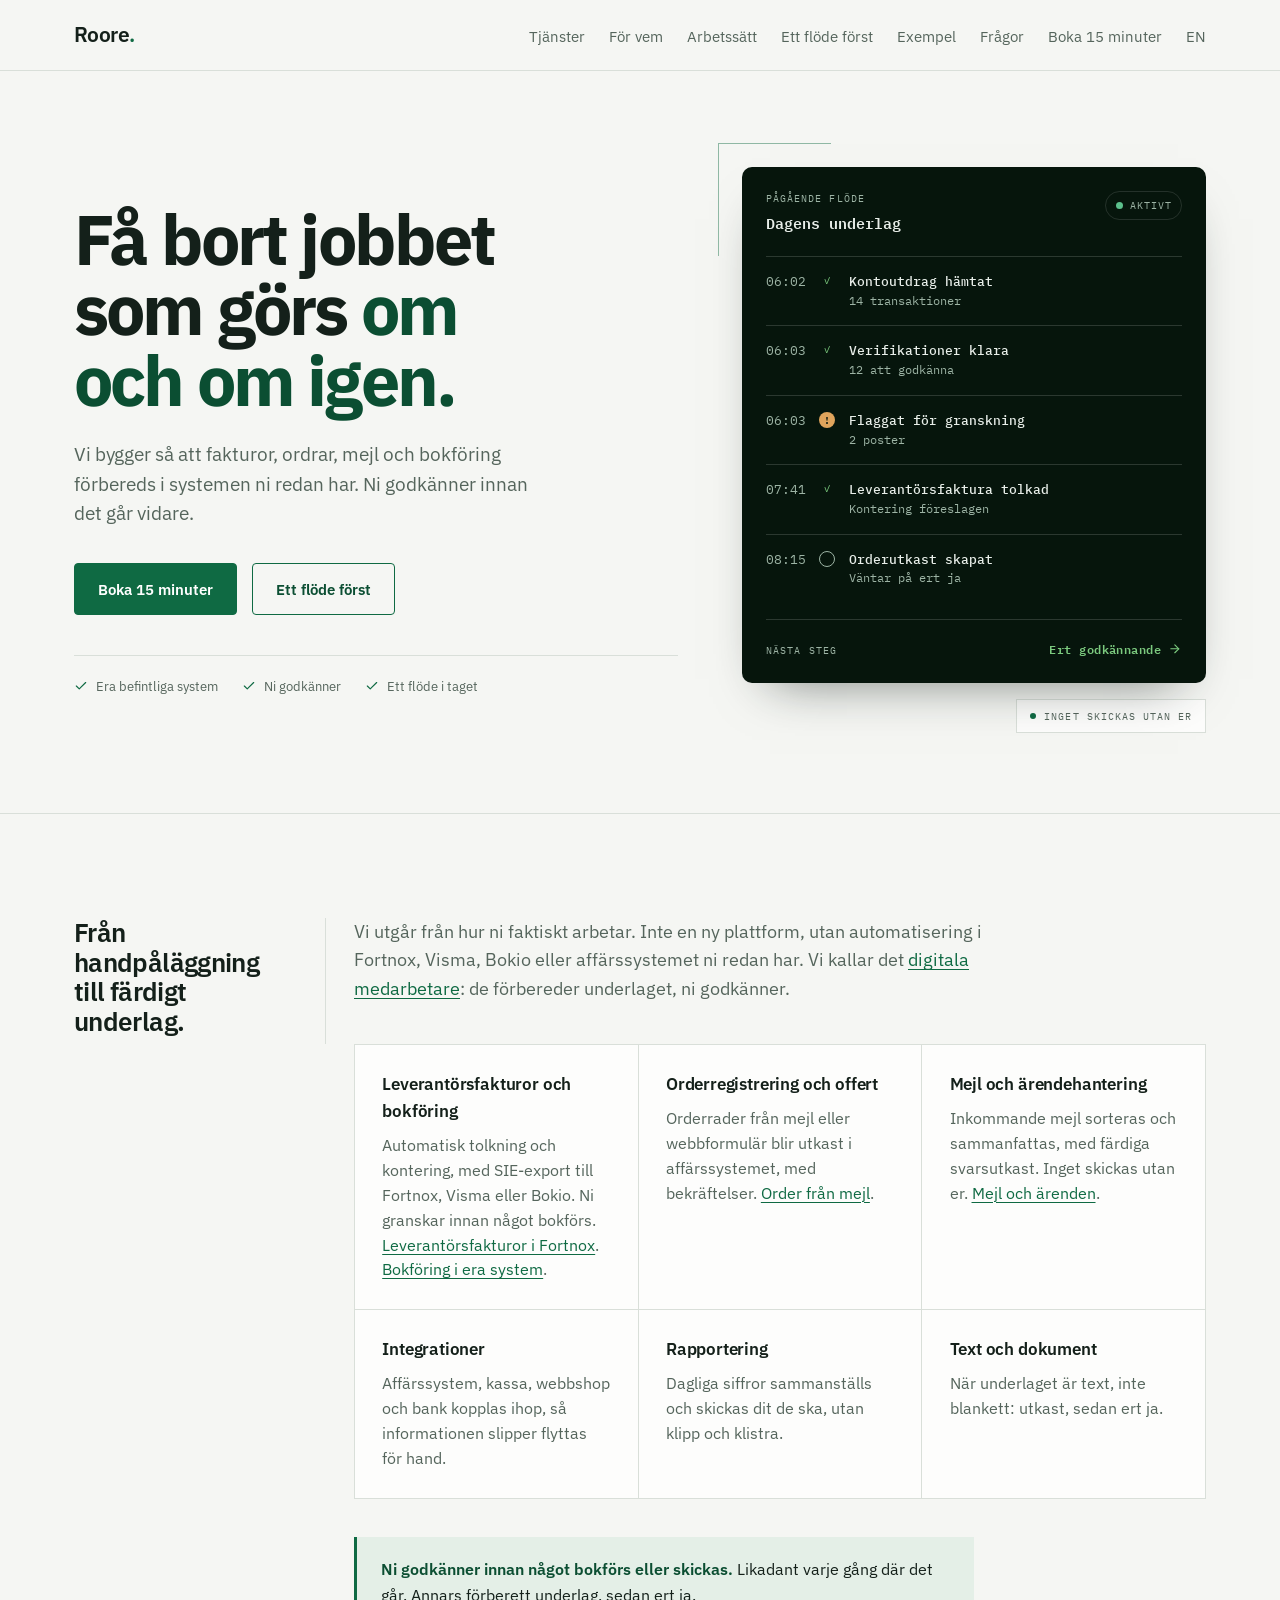
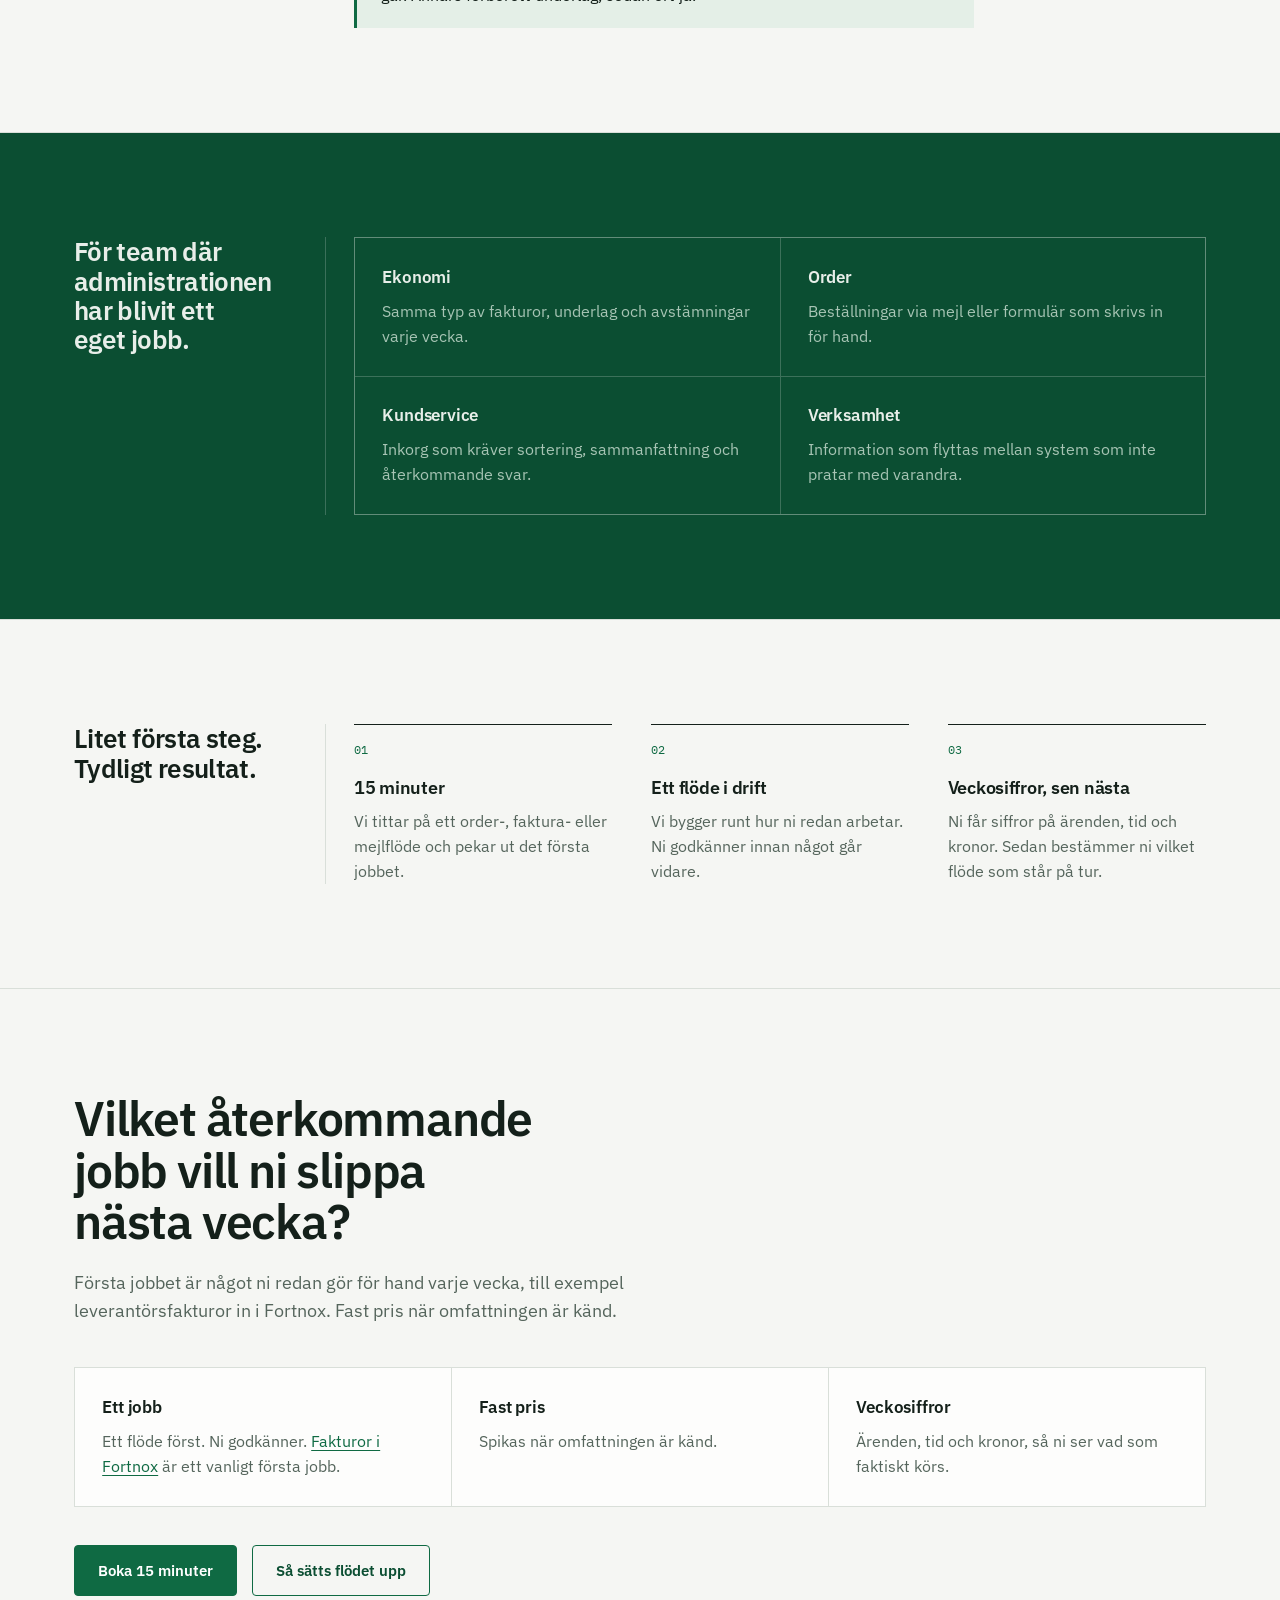
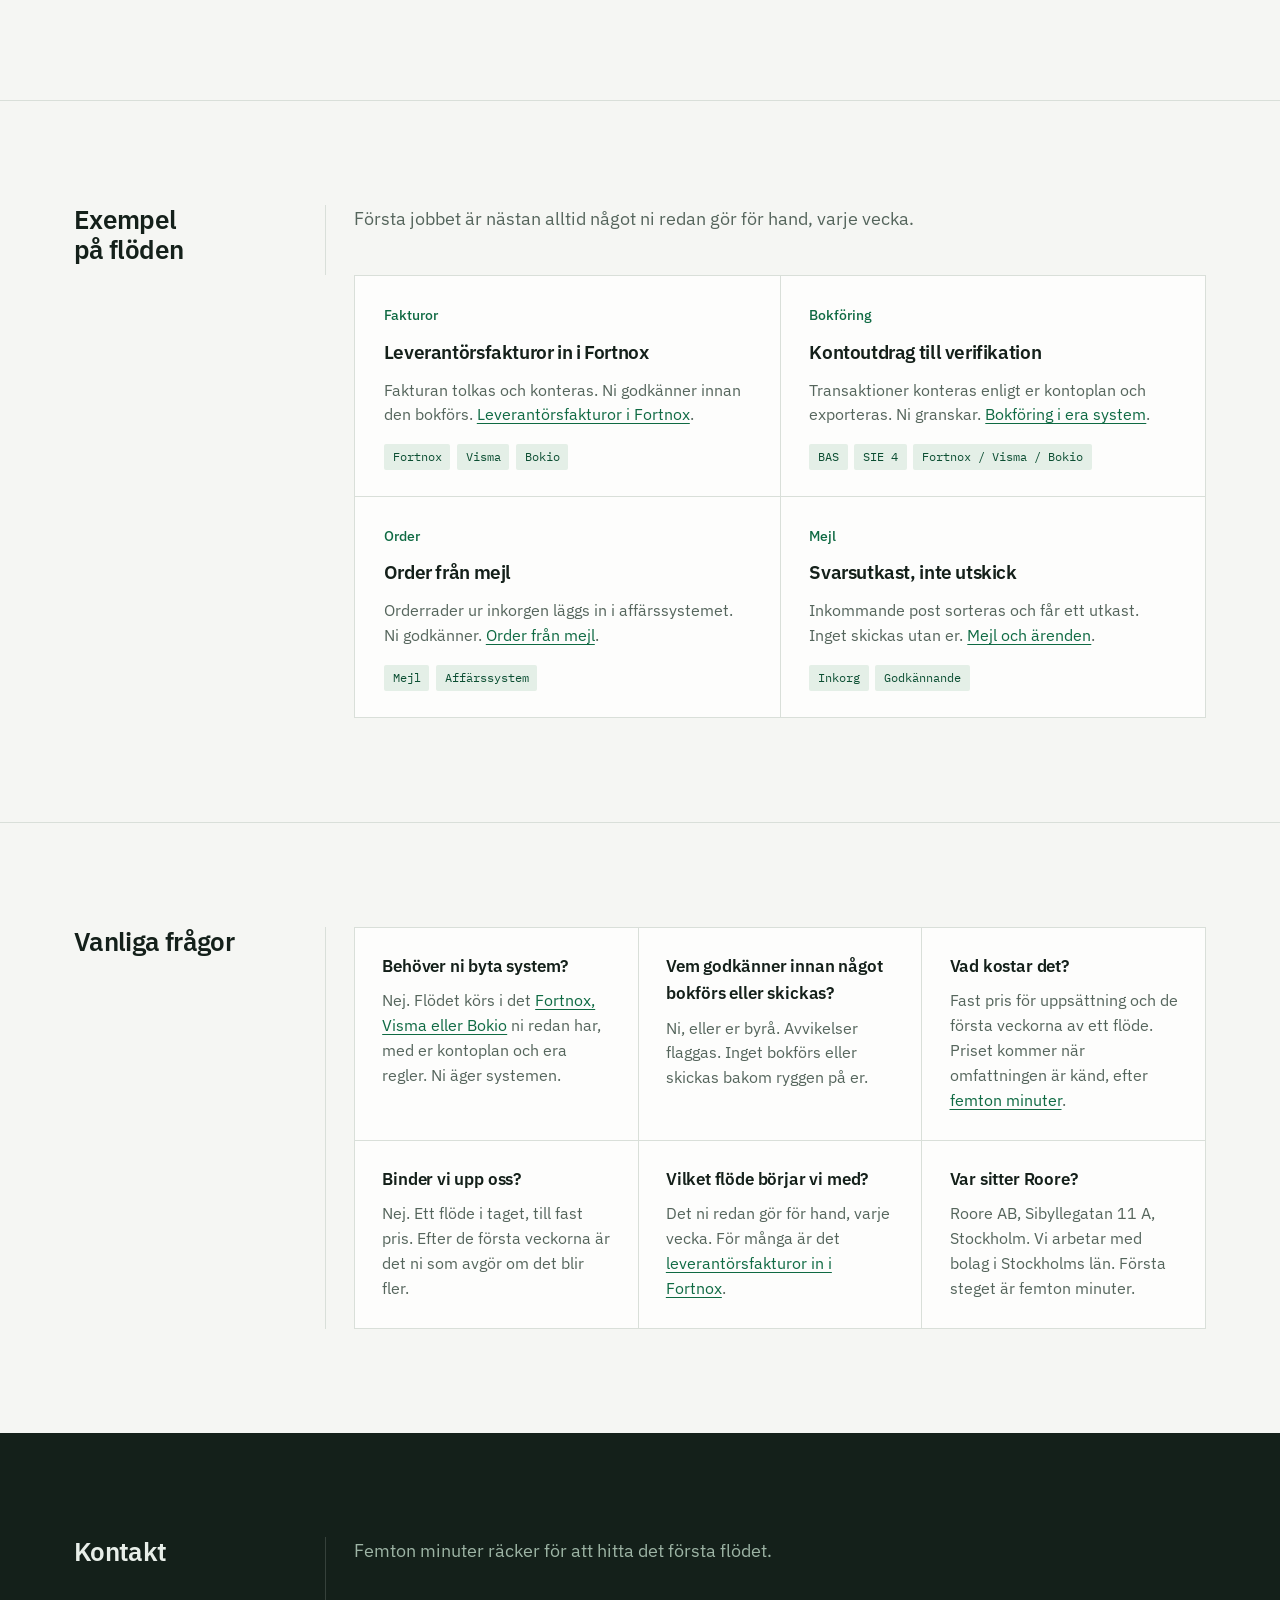
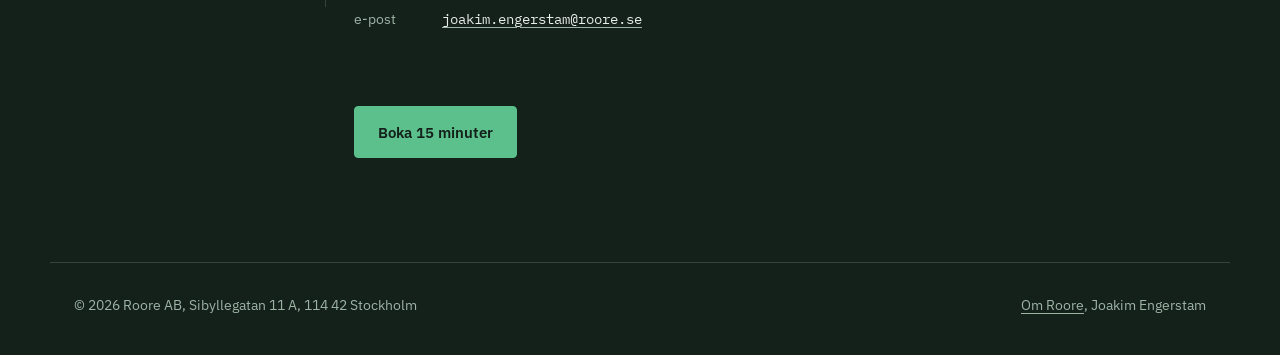
<file: index.html>
<!DOCTYPE html>
<html lang="sv">
<head>
    <meta charset="UTF-8">
    <meta name="viewport" content="width=device-width, initial-scale=1.0">
    <title>Automatisera order, faktura och bokföring | Roore AB</title>
    <meta name="description" content="Roore bygger automatisering för order, fakturor, mejl och bokföring i Fortnox, Visma och Bokio. Underlaget förbereds, ni godkänner innan något går vidare.">
    <link rel="canonical" href="https://roore.se/">
    <link rel="alternate" hreflang="sv" href="https://roore.se/">
    <link rel="alternate" hreflang="en" href="https://roore.se/en/">
    <link rel="alternate" hreflang="x-default" href="https://roore.se/">
    <meta name="theme-color" content="#0F6A43">
    <meta property="og:type" content="website">
    <meta property="og:locale" content="sv_SE">
    <meta property="og:locale:alternate" content="en_US">
    <meta property="og:site_name" content="Roore AB">
    <meta property="og:title" content="Få bort jobbet som görs om och om igen. | Roore AB">
    <meta property="og:description" content="Automatisering för order, fakturor, mejl och bokföring i Fortnox, Visma och Bokio. Ni godkänner innan något går vidare.">
    <meta property="og:url" content="https://roore.se/">
    <meta property="og:image" content="https://roore.se/images/og.png">
    <meta property="og:image:width" content="1200">
    <meta property="og:image:height" content="630">
    <meta name="twitter:card" content="summary_large_image">
    <meta name="twitter:title" content="Få bort jobbet som görs om och om igen. | Roore AB">
    <meta name="twitter:description" content="Automatisering för order, fakturor, mejl och bokföring. Ni godkänner innan något går vidare.">
    <meta name="twitter:image" content="https://roore.se/images/og.png">
    <link rel="icon" href="/favicon.svg" type="image/svg+xml">
    <link rel="icon" href="/favicon.ico" sizes="any">
    <link rel="apple-touch-icon" href="/apple-touch-icon.png">
    <script type="application/ld+json">
{
  "@context": "https://schema.org",
  "@graph": [
    {
      "@type": "Organization",
      "@id": "https://roore.se/#organization",
      "name": "Roore AB",
      "url": "https://roore.se/",
      "email": "joakim.engerstam@roore.se",
      "taxID": "556844-3856",
      "logo": "https://roore.se/apple-touch-icon.png",
      "address": {
        "@type": "PostalAddress",
        "streetAddress": "Sibyllegatan 11 A",
        "postalCode": "114 42",
        "addressLocality": "Stockholm",
        "addressCountry": "SE"
      },
      "sameAs": [
        "https://www.linkedin.com/company/roore"
      ]
    },
    {
      "@type": "ProfessionalService",
      "@id": "https://roore.se/#service",
      "name": "Roore AB",
      "url": "https://roore.se/",
      "image": "https://roore.se/images/og.png",
      "description": "Joakim Engerstam på Roore AB automatiserar order, fakturor, mejl och bokföring i Fortnox, Visma eller Bokio. Ni godkänner innan det går vidare.",
      "areaServed": {
        "@type": "Country",
        "name": "Sweden"
      },
      "hasOfferCatalog": {
        "@type": "OfferCatalog",
        "name": "Automatiserade flöden",
        "itemListElement": [
          {
            "@type": "Offer",
            "itemOffered": {
              "@type": "Service",
              "name": "Leverantörsfakturor i Fortnox",
              "description": "Tolkning och kontering av leverantörsfakturor. Ni godkänner innan något bokförs.",
              "url": "https://roore.se/leverantorsfakturor-fortnox/"
            }
          },
          {
            "@type": "Offer",
            "itemOffered": {
              "@type": "Service",
              "name": "Bokföring i Fortnox, Visma eller Bokio",
              "description": "Kontoutdrag konteras enligt er kontoplan och exporteras som SIE. Ni granskar.",
              "url": "https://roore.se/bokforing/"
            }
          },
          {
            "@type": "Offer",
            "itemOffered": {
              "@type": "Service",
              "name": "Order från mejl",
              "description": "Orderrader ur inkorgen läggs som utkast i affärssystemet. Ni godkänner.",
              "url": "https://roore.se/order-fran-mejl/"
            }
          },
          {
            "@type": "Offer",
            "itemOffered": {
              "@type": "Service",
              "name": "Mejl och ärenden",
              "description": "Inkommande post sorteras, sammanfattas och får svarsutkast. Inget skickas utan er.",
              "url": "https://roore.se/mejl-arenden/"
            }
          }
        ]
      },
      "provider": {
        "@id": "https://roore.se/#organization"
      }
    },
    {
      "@type": "FAQPage",
      "@id": "https://roore.se/#faq",
      "url": "https://roore.se/",
      "inLanguage": "sv",
      "isPartOf": {
        "@id": "https://roore.se/#website"
      },
      "mainEntity": [
        {
          "@type": "Question",
          "name": "Behöver ni byta system?",
          "acceptedAnswer": {
            "@type": "Answer",
            "text": "Nej. Flödet körs i det Fortnox, Visma eller Bokio ni redan har, med er kontoplan och era regler. Ni äger systemen."
          }
        },
        {
          "@type": "Question",
          "name": "Vem godkänner innan något bokförs eller skickas?",
          "acceptedAnswer": {
            "@type": "Answer",
            "text": "Ni, eller er byrå. Avvikelser flaggas. Inget bokförs eller skickas bakom ryggen på er."
          }
        },
        {
          "@type": "Question",
          "name": "Vad kostar det?",
          "acceptedAnswer": {
            "@type": "Answer",
            "text": "Fast pris för uppsättning och de första veckorna av ett flöde. Priset kommer när omfattningen är känd, efter femton minuter."
          }
        },
        {
          "@type": "Question",
          "name": "Binder vi upp oss?",
          "acceptedAnswer": {
            "@type": "Answer",
            "text": "Nej. Ett flöde i taget, till fast pris. Efter de första veckorna är det ni som avgör om det blir fler."
          }
        },
        {
          "@type": "Question",
          "name": "Vilket flöde börjar vi med?",
          "acceptedAnswer": {
            "@type": "Answer",
            "text": "Det ni redan gör för hand, varje vecka. För många är det leverantörsfakturor in i Fortnox."
          }
        },
        {
          "@type": "Question",
          "name": "Var sitter Roore?",
          "acceptedAnswer": {
            "@type": "Answer",
            "text": "Roore AB, Sibyllegatan 11 A, Stockholm. Vi arbetar med bolag i Stockholms län. Första steget är femton minuter."
          }
        }
      ]
    },
    {
      "@type": "WebSite",
      "@id": "https://roore.se/#website",
      "url": "https://roore.se/",
      "name": "Roore AB",
      "inLanguage": [
        "sv",
        "en"
      ],
      "publisher": {
        "@id": "https://roore.se/#organization"
      }
    }
  ]
}
    </script>
    <link rel="preconnect" href="https://fonts.googleapis.com">
    <link rel="preconnect" href="https://fonts.gstatic.com" crossorigin>
    <link href="https://fonts.googleapis.com/css2?family=IBM+Plex+Sans:wght@400;500;600;700&family=IBM+Plex+Mono:wght@400;500&display=swap" rel="stylesheet">
    <link rel="stylesheet" href="./styles.css">
</head>

<body>
    <header class="site">
        <div class="site-bar">
            <a href="#top" class="logo">Roore<em>.</em></a>
            <nav class="site-nav" aria-label="Sidnavigation">
                <a href="#tjanster">Tjänster</a>
                <a href="#for-vem">För vem</a>
                <a href="#arbetssatt">Arbetssätt</a>
                <a href="#pilot">Ett flöde först</a>
                <a href="#arbeten">Exempel</a>
                <a href="#fragor">Frågor</a>
                <a href="mailto:joakim.engerstam@roore.se?subject=15%20minuter">Boka 15 minuter</a>
                <a href="/en/" hreflang="en">EN</a>
            </nav>
        </div>
    </header>

    <main id="top">
        <!-- Hero -->
        <section class="hero">
            <div class="wrap hero-grid">
                <div>
                    <h1>Få bort jobbet som görs <span class="repeat">om och om igen.</span></h1>
                    <p class="lede">
                        Vi bygger så att fakturor, ordrar, mejl och bokföring förbereds i systemen ni redan har.
                        Ni godkänner innan det går vidare.
                    </p>
                    <div class="cta-row">
                        <a href="mailto:joakim.engerstam@roore.se?subject=15%20minuter" class="btn btn-primary">Boka 15 minuter</a>
                        <a href="/pilot/" class="btn btn-ghost">Ett flöde först</a>
                    </div>
                    <ul class="assurances">
                        <li><svg viewBox="0 0 24 24" fill="none" stroke="currentColor" stroke-width="2" stroke-linecap="round" stroke-linejoin="round" aria-hidden="true" focusable="false"><path d="M20 6 9 17l-5-5"/></svg>Era befintliga system</li>
                        <li><svg viewBox="0 0 24 24" fill="none" stroke="currentColor" stroke-width="2" stroke-linecap="round" stroke-linejoin="round" aria-hidden="true" focusable="false"><path d="M20 6 9 17l-5-5"/></svg>Ni godkänner</li>
                        <li><svg viewBox="0 0 24 24" fill="none" stroke="currentColor" stroke-width="2" stroke-linecap="round" stroke-linejoin="round" aria-hidden="true" focusable="false"><path d="M20 6 9 17l-5-5"/></svg>Ett flöde i taget</li>
                    </ul>
                </div>

                <div class="log-col">
                    <div class="log-card" aria-label="Dagens underlag">
                        <p class="log-head">
                            <span class="log-heading">
                                <span class="log-kicker">Pågående flöde</span>
                                <span class="log-name">Dagens underlag</span>
                            </span>
                            <span class="log-status">Aktivt</span>
                        </p>
                        <ol class="log-rows">
                            <li>
                                <span class="log-time">06:02</span>
                                <span class="log-mark log-ok" aria-hidden="true">&#10003;</span>
                                <span class="log-entry">
                                    <span class="log-event">Kontoutdrag hämtat</span>
                                    <span class="log-detail">14 transaktioner</span>
                                </span>
                            </li>
                            <li>
                                <span class="log-time">06:03</span>
                                <span class="log-mark log-ok" aria-hidden="true">&#10003;</span>
                                <span class="log-entry">
                                    <span class="log-event">Verifikationer klara</span>
                                    <span class="log-detail">12 att godkänna</span>
                                </span>
                            </li>
                            <li>
                                <span class="log-time">06:03</span>
                                <span class="log-mark log-flag" aria-hidden="true">!</span>
                                <span class="log-entry">
                                    <span class="log-event">Flaggat för granskning</span>
                                    <span class="log-detail">2 poster</span>
                                </span>
                            </li>
                            <li>
                                <span class="log-time">07:41</span>
                                <span class="log-mark log-ok" aria-hidden="true">&#10003;</span>
                                <span class="log-entry">
                                    <span class="log-event">Leverantörsfaktura tolkad</span>
                                    <span class="log-detail">Kontering föreslagen</span>
                                </span>
                            </li>
                            <li>
                                <span class="log-time">08:15</span>
                                <span class="log-mark log-open" aria-hidden="true"></span>
                                <span class="log-entry">
                                    <span class="log-event">Orderutkast skapat</span>
                                    <span class="log-detail">Väntar på ert ja</span>
                                </span>
                            </li>
                        </ol>
                        <p class="log-pending">
                            <span>Nästa steg</span>
                            <span class="pending-state">Ert godkännande<svg class="pending-arrow" viewBox="0 0 24 24" fill="none" stroke="currentColor" stroke-width="2" stroke-linecap="round" stroke-linejoin="round" aria-hidden="true" focusable="false"><path d="M5 12h14"/><path d="m12 5 7 7-7 7"/></svg></span>
                        </p>
                    </div>
                    <p class="log-note">Inget skickas utan er</p>
                </div>
            </div>
        </section>

        <!-- Tjänster -->
        <section class="block" id="tjanster">
            <div class="wrap">
                <h2>Från handpåläggning till färdigt underlag.</h2>
                <p class="intro">
                    Vi utgår från hur ni faktiskt arbetar. Inte en ny plattform, utan automatisering
                    i Fortnox, Visma, Bokio eller affärssystemet ni redan har.
                    Vi kallar det <a href="/ai-medarbetare/">digitala medarbetare</a>: de förbereder underlaget, ni godkänner.
                </p>
                <div class="flows">
                    <div class="flow">
                        <h3>Leverantörsfakturor och bokföring</h3>
                        <p>Automatisk tolkning och kontering, med SIE-export till Fortnox, Visma eller Bokio. Ni granskar innan något bokförs. <a href="/leverantorsfakturor-fortnox/">Leverantörsfakturor i Fortnox</a>. <a href="/bokforing/">Bokföring i era system</a>.</p>
                    </div>
                    <div class="flow">
                        <h3>Orderregistrering och offert</h3>
                        <p>Orderrader från mejl eller webbformulär blir utkast i affärssystemet, med bekräftelser. <a href="/order-fran-mejl/">Order från mejl</a>.</p>
                    </div>
                    <div class="flow">
                        <h3>Mejl och ärendehantering</h3>
                        <p>Inkommande mejl sorteras och sammanfattas, med färdiga svarsutkast. Inget skickas utan er. <a href="/mejl-arenden/">Mejl och ärenden</a>.</p>
                    </div>
                    <div class="flow">
                        <h3>Integrationer</h3>
                        <p>Affärssystem, kassa, webbshop och bank kopplas ihop, så informationen slipper flyttas för hand.</p>
                    </div>
                    <div class="flow">
                        <h3>Rapportering</h3>
                        <p>Dagliga siffror sammanställs och skickas dit de ska, utan klipp och klistra.</p>
                    </div>
                    <div class="flow">
                        <h3>Text och dokument</h3>
                        <p>När underlaget är text, inte blankett: utkast, sedan ert ja.</p>
                    </div>
                </div>
                <p class="principle">
                    <strong>Ni godkänner innan något bokförs eller skickas.</strong>
                    Likadant varje gång där det går. Annars förberett underlag, sedan ert ja.
                </p>
            </div>
        </section>

        <!-- För vem -->
        <section class="block band" id="for-vem">
            <div class="wrap">
                <h2>För team där administrationen har blivit ett eget jobb.</h2>
                <div class="flows">
                    <div class="flow">
                        <h3>Ekonomi</h3>
                        <p>Samma typ av fakturor, underlag och avstämningar varje vecka.</p>
                    </div>
                    <div class="flow">
                        <h3>Order</h3>
                        <p>Beställningar via mejl eller formulär som skrivs in för hand.</p>
                    </div>
                    <div class="flow">
                        <h3>Kundservice</h3>
                        <p>Inkorg som kräver sortering, sammanfattning och återkommande svar.</p>
                    </div>
                    <div class="flow">
                        <h3>Verksamhet</h3>
                        <p>Information som flyttas mellan system som inte pratar med varandra.</p>
                    </div>
                </div>
            </div>
        </section>

        <!-- Arbetssätt -->
        <section class="block" id="arbetssatt">
            <div class="wrap">
                <h2>Litet första steg. Tydligt resultat.</h2>
                <div class="steps">
                    <div class="step">
                        <h3>15 minuter</h3>
                        <p>Vi tittar på ett order-, faktura- eller mejlflöde och pekar ut det första jobbet.</p>
                    </div>
                    <div class="step">
                        <h3>Ett flöde i drift</h3>
                        <p>Vi bygger runt hur ni redan arbetar. Ni godkänner innan något går vidare.</p>
                    </div>
                    <div class="step">
                        <h3>Veckosiffror, sen nästa</h3>
                        <p>Ni får siffror på ärenden, tid och kronor. Sedan bestämmer ni vilket flöde som står på tur.</p>
                    </div>
                </div>
            </div>
        </section>

        <!-- Pilot -->
        <section class="block" id="pilot">
            <div class="wrap">
                <h2>Vilket återkommande jobb vill ni slippa nästa vecka?</h2>
                <p class="intro">
                    Första jobbet är något ni redan gör för hand varje vecka, till exempel leverantörsfakturor in i Fortnox.
                    Fast pris när omfattningen är känd.
                </p>
                <div class="flows">
                    <div class="flow">
                        <h3>Ett jobb</h3>
                        <p>Ett flöde först. Ni godkänner. <a href="/leverantorsfakturor-fortnox/">Fakturor i Fortnox</a> är ett vanligt första jobb.</p>
                    </div>
                    <div class="flow">
                        <h3>Fast pris</h3>
                        <p>Spikas när omfattningen är känd.</p>
                    </div>
                    <div class="flow">
                        <h3>Veckosiffror</h3>
                        <p>Ärenden, tid och kronor, så ni ser vad som faktiskt körs.</p>
                    </div>
                </div>
                <div class="cta-row">
                    <a href="mailto:joakim.engerstam@roore.se?subject=15%20minuter" class="btn btn-primary">Boka 15 minuter</a>
                    <a href="/pilot/" class="btn btn-ghost">Så sätts flödet upp</a>
                </div>
            </div>
        </section>

        <!-- Utvalda arbeten -->
        <section class="block" id="arbeten">
            <div class="wrap">
                <h2>Exempel på flöden</h2>
                <p class="intro">Första jobbet är nästan alltid något ni redan gör för hand, varje vecka.</p>
                <div class="works">
                    <div class="work">
                        <p class="kicker">Fakturor</p>
                        <h3>Leverantörsfakturor in i Fortnox</h3>
                        <p>Fakturan tolkas och konteras. Ni godkänner innan den bokförs. <a href="/leverantorsfakturor-fortnox/">Leverantörsfakturor i Fortnox</a>.</p>
                        <div class="tags"><span class="tag">Fortnox</span><span class="tag">Visma</span><span class="tag">Bokio</span></div>
                    </div>
                    <div class="work">
                        <p class="kicker">Bokföring</p>
                        <h3>Kontoutdrag till verifikation</h3>
                        <p>Transaktioner konteras enligt er kontoplan och exporteras. Ni granskar. <a href="/bokforing/">Bokföring i era system</a>.</p>
                        <div class="tags"><span class="tag">BAS</span><span class="tag">SIE 4</span><span class="tag">Fortnox / Visma / Bokio</span></div>
                    </div>
                    <div class="work">
                        <p class="kicker">Order</p>
                        <h3>Order från mejl</h3>
                        <p>Orderrader ur inkorgen läggs in i affärssystemet. Ni godkänner. <a href="/order-fran-mejl/">Order från mejl</a>.</p>
                        <div class="tags"><span class="tag">Mejl</span><span class="tag">Affärssystem</span></div>
                    </div>
                    <div class="work">
                        <p class="kicker">Mejl</p>
                        <h3>Svarsutkast, inte utskick</h3>
                        <p>Inkommande post sorteras och får ett utkast. Inget skickas utan er. <a href="/mejl-arenden/">Mejl och ärenden</a>.</p>
                        <div class="tags"><span class="tag">Inkorg</span><span class="tag">Godkännande</span></div>
                    </div>
                </div>
            </div>
        </section>

        <!-- Vanliga frågor -->
        <section class="block" id="fragor">
            <div class="wrap">
                <h2>Vanliga frågor</h2>
                <div class="flows">
                    <div class="flow">
                        <h3>Behöver ni byta system?</h3>
                        <p>Nej. Flödet körs i det <a href="/bokforing/">Fortnox, Visma eller Bokio</a> ni redan har, med er kontoplan och era regler. Ni äger systemen.</p>
                    </div>
                    <div class="flow">
                        <h3>Vem godkänner innan något bokförs eller skickas?</h3>
                        <p>Ni, eller er byrå. Avvikelser flaggas. Inget bokförs eller skickas bakom ryggen på er.</p>
                    </div>
                    <div class="flow">
                        <h3>Vad kostar det?</h3>
                        <p>Fast pris för uppsättning och de första veckorna av ett flöde. Priset kommer när omfattningen är känd, efter <a href="/pilot/">femton minuter</a>.</p>
                    </div>
                    <div class="flow">
                        <h3>Binder vi upp oss?</h3>
                        <p>Nej. Ett flöde i taget, till fast pris. Efter de första veckorna är det ni som avgör om det blir fler.</p>
                    </div>
                    <div class="flow">
                        <h3>Vilket flöde börjar vi med?</h3>
                        <p>Det ni redan gör för hand, varje vecka. För många är det <a href="/leverantorsfakturor-fortnox/">leverantörsfakturor in i Fortnox</a>.</p>
                    </div>
                    <div class="flow">
                        <h3>Var sitter Roore?</h3>
                        <p>Roore AB, Sibyllegatan 11 A, Stockholm. Vi arbetar med bolag i Stockholms län. Första steget är femton minuter.</p>
                    </div>
                </div>
            </div>
        </section>

        <!-- Kontakt -->
        <section class="block" id="kontakt">
            <div class="wrap">
                <h2>Kontakt</h2>
                <p class="intro">
                    Femton minuter räcker för att hitta det första flödet.
                </p>
                <ul class="contact-lines">
                    <li><span class="label">e-post</span><a href="mailto:joakim.engerstam@roore.se">joakim.engerstam@roore.se</a></li>
                </ul>
                <a href="mailto:joakim.engerstam@roore.se?subject=15%20minuter" class="btn btn-primary">Boka 15 minuter</a>
            </div>
        </section>
    </main>

    <footer class="site">
        <div class="wrap">
            <span>© 2026 Roore AB, Sibyllegatan 11 A, 114 42 Stockholm</span>
            <span><a href="/om/">Om Roore</a>, Joakim Engerstam</span>
        </div>
    </footer>

</body>
</html>
</file>
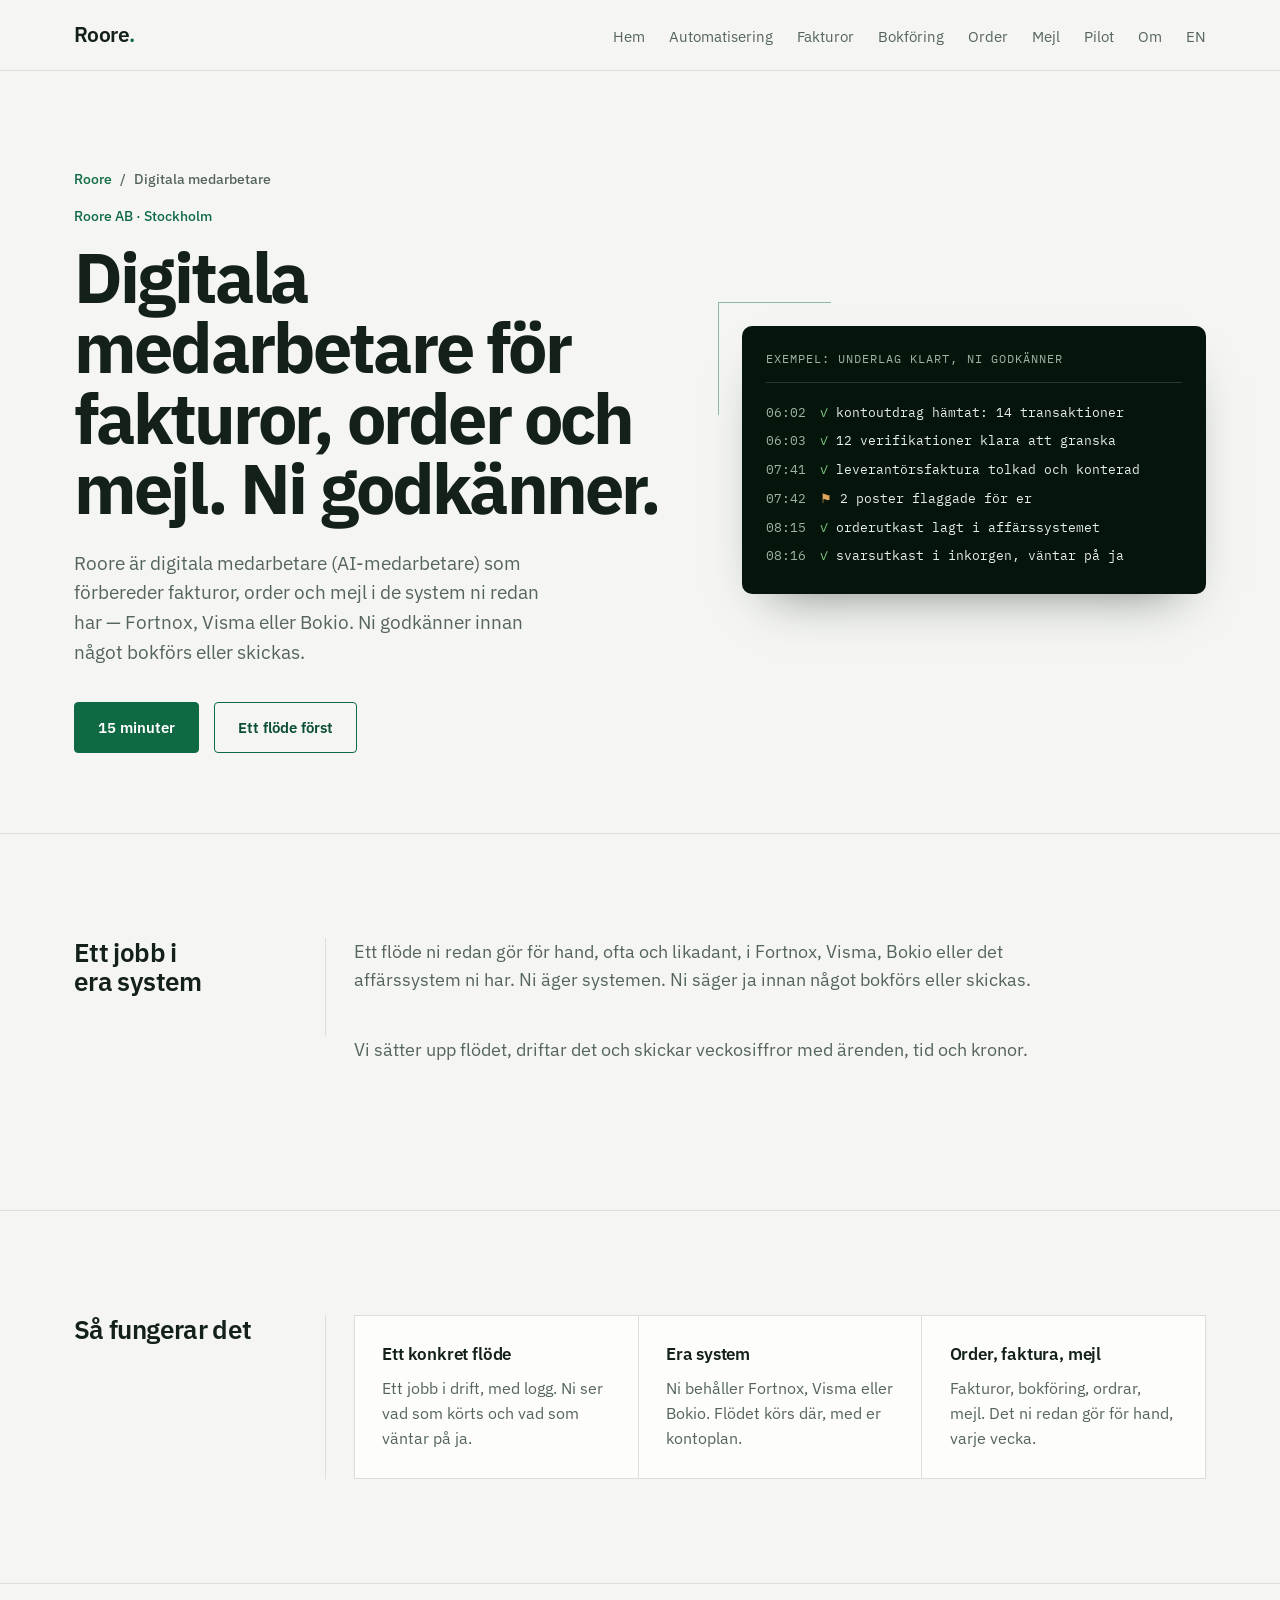
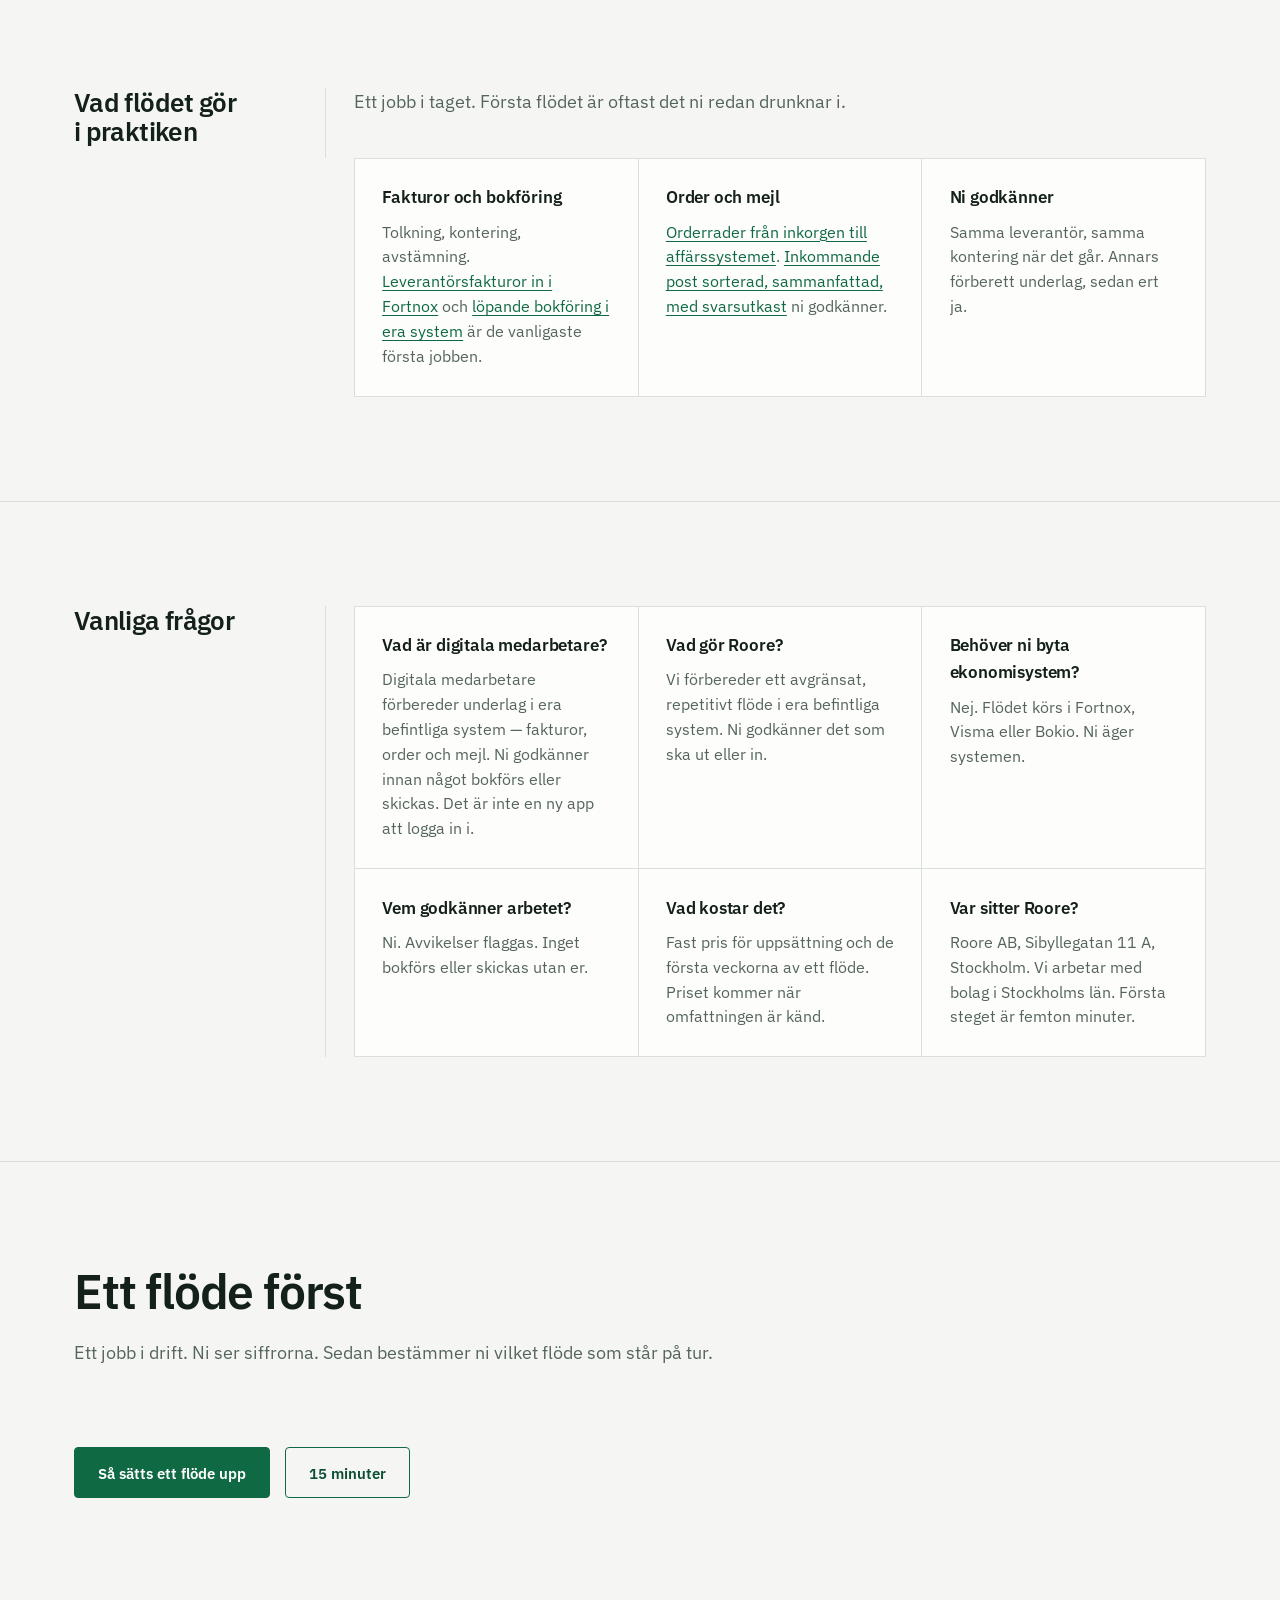
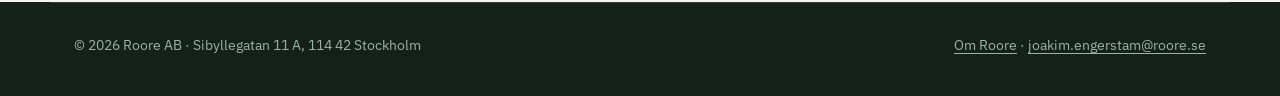
<file: ai-medarbetare/index.html>
<!DOCTYPE html>
<html lang="sv">
<head>
    <meta charset="UTF-8">
    <meta name="viewport" content="width=device-width, initial-scale=1.0">
    <title>Digitala medarbetare för fakturor, order och mejl | Roore</title>
    <meta name="description" content="Digitala medarbetare som förbereder fakturor, order och mejl i Fortnox, Visma eller Bokio. Ni godkänner innan något bokförs eller skickas. Inte en ny app.">
    <link rel="canonical" href="https://roore.se/ai-medarbetare/">
    <meta name="theme-color" content="#0F6A43">
    <meta property="og:type" content="website">
    <meta property="og:locale" content="sv_SE">
    <meta property="og:site_name" content="Roore AB">
    <meta property="og:title" content="Digitala medarbetare för fakturor, order och mejl | Roore">
    <meta property="og:description" content="Digitala medarbetare som förbereder fakturor, order och mejl i Fortnox, Visma eller Bokio. Ni godkänner innan något bokförs eller skickas. Inte en ny app.">
    <meta property="og:url" content="https://roore.se/ai-medarbetare/">
    <meta property="og:image" content="https://roore.se/images/og.png">
    <meta property="og:image:width" content="1200">
    <meta property="og:image:height" content="630">
    <meta name="twitter:card" content="summary_large_image">
    <meta name="twitter:title" content="Digitala medarbetare för fakturor, order och mejl | Roore">
    <meta name="twitter:description" content="Digitala medarbetare som förbereder fakturor, order och mejl i Fortnox, Visma eller Bokio. Ni godkänner innan något bokförs eller skickas. Inte en ny app.">
    <meta name="twitter:image" content="https://roore.se/images/og.png">
    <link rel="icon" href="/favicon.svg" type="image/svg+xml">
    <link rel="icon" href="/favicon.ico" sizes="any">
    <link rel="apple-touch-icon" href="/apple-touch-icon.png">
    <script type="application/ld+json">
{
  "@context": "https://schema.org",
  "@graph": [
    {
      "@type": "BreadcrumbList",
      "itemListElement": [
        {"@type": "ListItem", "position": 1, "name": "Roore", "item": "https://roore.se/"},
        {"@type": "ListItem", "position": 2, "name": "Digitala medarbetare", "item": "https://roore.se/ai-medarbetare/"}
      ]
    },
    {
      "@type": "Service",
      "name": "Digitala medarbetare",
      "url": "https://roore.se/ai-medarbetare/",
      "provider": {"@id": "https://roore.se/#organization"},
      "areaServed": {"@type": "AdministrativeArea", "name": "Stockholms län"},
      "description": "Digitala medarbetare från Roore AB som förbereder fakturor, order och mejl i Fortnox, Visma eller Bokio. Ni godkänner innan något bokförs eller skickas."
    },
    {
      "@type": "FAQPage",
      "mainEntity": [
        {
          "@type": "Question",
          "name": "Vad är digitala medarbetare?",
          "acceptedAnswer": {
            "@type": "Answer",
            "text": "Digitala medarbetare förbereder underlag i era befintliga system — fakturor, order och mejl. Ni godkänner innan något bokförs eller skickas. Det är inte en ny app att logga in i."
          }
        },
        {
          "@type": "Question",
          "name": "Vad gör Roore?",
          "acceptedAnswer": {
            "@type": "Answer",
            "text": "Vi förbereder ett avgränsat, repetitivt flöde i era befintliga system. Ni godkänner det som ska ut eller in."
          }
        },
        {
          "@type": "Question",
          "name": "Behöver ni byta ekonomisystem?",
          "acceptedAnswer": {
            "@type": "Answer",
            "text": "Nej. Flödet körs i Fortnox, Visma eller Bokio, med er kontoplan och era regler. Ni äger systemen."
          }
        },
        {
          "@type": "Question",
          "name": "Vem godkänner arbetet?",
          "acceptedAnswer": {
            "@type": "Answer",
            "text": "Ni. Avvikelser flaggas. Inget bokförs eller skickas utan er."
          }
        },
        {
          "@type": "Question",
          "name": "Vad kostar det?",
          "acceptedAnswer": {
            "@type": "Answer",
            "text": "Fast pris för uppsättning och de första veckorna av ett flöde. Priset kommer när omfattningen är känd. Sedan bestämmer ni om vi bygger nästa flöde."
          }
        },
        {
          "@type": "Question",
          "name": "Var sitter Roore?",
          "acceptedAnswer": {
            "@type": "Answer",
            "text": "Roore AB, Sibyllegatan 11 A, Stockholm. Vi arbetar med bolag i Stockholms län. Första steget är femton minuter."
          }
        }
      ]
    }
  ]
}
    </script>
    <link rel="preconnect" href="https://fonts.googleapis.com">
    <link rel="preconnect" href="https://fonts.gstatic.com" crossorigin>
    <link href="https://fonts.googleapis.com/css2?family=IBM+Plex+Sans:wght@400;500;600;700&family=IBM+Plex+Mono:wght@400;500&display=swap" rel="stylesheet">
    <link rel="stylesheet" href="/styles.css">
</head>

<body>
    <header class="site">
        <div class="site-bar">
            <a href="/" class="logo">Roore<em>.</em></a>
            <nav class="site-nav" aria-label="Sidnavigation">
                <a href="/">Hem</a>
                <a href="/ai-medarbetare/">Automatisering</a>
                <a href="/leverantorsfakturor-fortnox/">Fakturor</a>
                <a href="/bokforing/">Bokföring</a>
                <a href="/order-fran-mejl/">Order</a>
                <a href="/mejl-arenden/">Mejl</a>
                <a href="/pilot/">Pilot</a>
                <a href="/om/">Om</a>
                <a href="/en/" hreflang="en">EN</a>
            </nav>
        </div>
    </header>

    <main id="top">
        <section class="hero">
            <div class="wrap hero-grid">
                <div>
                    <nav class="crumbs" aria-label="Brödsmulor">
                        <a href="/">Roore</a>
                        <span aria-hidden="true">/</span>
                        <span aria-current="page">Digitala medarbetare</span>
                    </nav>
                    <p class="eyebrow">Roore AB · Stockholm</p>
                    <h1>Digitala medarbetare för fakturor, order och mejl. Ni godkänner.</h1>
                    <p class="lede">
                        Roore är digitala medarbetare (AI-medarbetare) som förbereder fakturor, order och mejl i de system ni redan har — Fortnox, Visma eller Bokio. Ni godkänner innan något bokförs eller skickas.
                    </p>
                    <div class="cta-row">
                        <a href="mailto:joakim.engerstam@roore.se?subject=15%20minuter" class="btn btn-primary">15 minuter</a>
                        <a href="/pilot/" class="btn btn-ghost">Ett flöde först</a>
                    </div>
                </div>

                <div class="log-card" aria-label="Exempel: underlag klart, ni godkänner">
                    <p class="log-title">Exempel: underlag klart, ni godkänner</p>
                    <ol>
                        <li><span class="log-time">06:02</span><span><span class="log-ok">✓</span> kontoutdrag hämtat: 14 transaktioner</span></li>
                        <li><span class="log-time">06:03</span><span><span class="log-ok">✓</span> 12 verifikationer klara att granska</span></li>
                        <li><span class="log-time">07:41</span><span><span class="log-ok">✓</span> leverantörsfaktura tolkad och konterad</span></li>
                        <li><span class="log-time">07:42</span><span><span class="log-flag">⚑</span> 2 poster flaggade för er</span></li>
                        <li><span class="log-time">08:15</span><span><span class="log-ok">✓</span> orderutkast lagt i affärssystemet</span></li>
                        <li><span class="log-time">08:16</span><span><span class="log-ok">✓</span> svarsutkast i inkorgen, väntar på ja</span></li>
                    </ol>
                </div>
            </div>
        </section>

        <section class="block">
            <div class="wrap">
                <h2>Ett jobb i era system</h2>
                <p class="intro">
                    Ett flöde ni redan gör för hand, ofta och likadant, i Fortnox, Visma, Bokio
                    eller det affärssystem ni har. Ni äger systemen. Ni säger ja innan något bokförs eller skickas.
                </p>
                <p class="intro">
                    Vi sätter upp flödet, driftar det och skickar veckosiffror med ärenden, tid och kronor.
                </p>
            </div>
        </section>

        <section class="block">
            <div class="wrap">
                <h2>Så fungerar det</h2>
                <div class="flows">
                    <div class="flow">
                        <h3>Ett konkret flöde</h3>
                        <p>Ett jobb i drift, med logg. Ni ser vad som körts och vad som väntar på ja.</p>
                    </div>
                    <div class="flow">
                        <h3>Era system</h3>
                        <p>Ni behåller Fortnox, Visma eller Bokio. Flödet körs där, med er kontoplan.</p>
                    </div>
                    <div class="flow">
                        <h3>Order, faktura, mejl</h3>
                        <p>Fakturor, bokföring, ordrar, mejl. Det ni redan gör för hand, varje vecka.</p>
                    </div>
                </div>
            </div>
        </section>

        <section class="block">
            <div class="wrap">
                <h2>Vad flödet gör i praktiken</h2>
                <p class="intro">Ett jobb i taget. Första flödet är oftast det ni redan drunknar i.</p>
                <div class="flows">
                    <div class="flow">
                        <h3>Fakturor och bokföring</h3>
                        <p>Tolkning, kontering, avstämning. <a href="/leverantorsfakturor-fortnox/">Leverantörsfakturor in i Fortnox</a> och <a href="/bokforing/">löpande bokföring i era system</a> är de vanligaste första jobben.</p>
                    </div>
                    <div class="flow">
                        <h3>Order och mejl</h3>
                        <p><a href="/order-fran-mejl/">Orderrader från inkorgen till affärssystemet</a>. <a href="/mejl-arenden/">Inkommande post sorterad, sammanfattad, med svarsutkast</a> ni godkänner.</p>
                    </div>
                    <div class="flow">
                        <h3>Ni godkänner</h3>
                        <p>Samma leverantör, samma kontering när det går. Annars förberett underlag, sedan ert ja.</p>
                    </div>
                </div>
            </div>
        </section>

        <section class="block" id="faq">
            <div class="wrap">
                <h2>Vanliga frågor</h2>
                <div class="flows">
                    <div class="flow">
                        <h3>Vad är digitala medarbetare?</h3>
                        <p>Digitala medarbetare förbereder underlag i era befintliga system — fakturor, order och mejl. Ni godkänner innan något bokförs eller skickas. Det är inte en ny app att logga in i.</p>
                    </div>
                    <div class="flow">
                        <h3>Vad gör Roore?</h3>
                        <p>Vi förbereder ett avgränsat, repetitivt flöde i era befintliga system. Ni godkänner det som ska ut eller in.</p>
                    </div>
                    <div class="flow">
                        <h3>Behöver ni byta ekonomisystem?</h3>
                        <p>Nej. Flödet körs i Fortnox, Visma eller Bokio. Ni äger systemen.</p>
                    </div>
                    <div class="flow">
                        <h3>Vem godkänner arbetet?</h3>
                        <p>Ni. Avvikelser flaggas. Inget bokförs eller skickas utan er.</p>
                    </div>
                    <div class="flow">
                        <h3>Vad kostar det?</h3>
                        <p>Fast pris för uppsättning och de första veckorna av ett flöde. Priset kommer när omfattningen är känd.</p>
                    </div>
                    <div class="flow">
                        <h3>Var sitter Roore?</h3>
                        <p>Roore AB, Sibyllegatan 11 A, Stockholm. Vi arbetar med bolag i Stockholms län. Första steget är femton minuter.</p>
                    </div>
                </div>
            </div>
        </section>

        <section class="block" id="pilot">
            <div class="wrap">
                <h2>Ett flöde först</h2>
                <p class="intro">
                    Ett jobb i drift. Ni ser siffrorna. Sedan bestämmer ni vilket flöde som står på tur.
                </p>
                <div class="cta-row">
                    <a href="/pilot/" class="btn btn-primary">Så sätts ett flöde upp</a>
                    <a href="mailto:joakim.engerstam@roore.se?subject=15%20minuter" class="btn btn-ghost">15 minuter</a>
                </div>
            </div>
        </section>
    </main>

    <footer class="site">
        <div class="wrap">
            <span>© 2026 Roore AB · Sibyllegatan 11 A, 114 42 Stockholm</span>
            <span><a href="/om/">Om Roore</a> · <a href="mailto:joakim.engerstam@roore.se">joakim.engerstam@roore.se</a></span>
        </div>
    </footer>
</body>
</html>
</file>
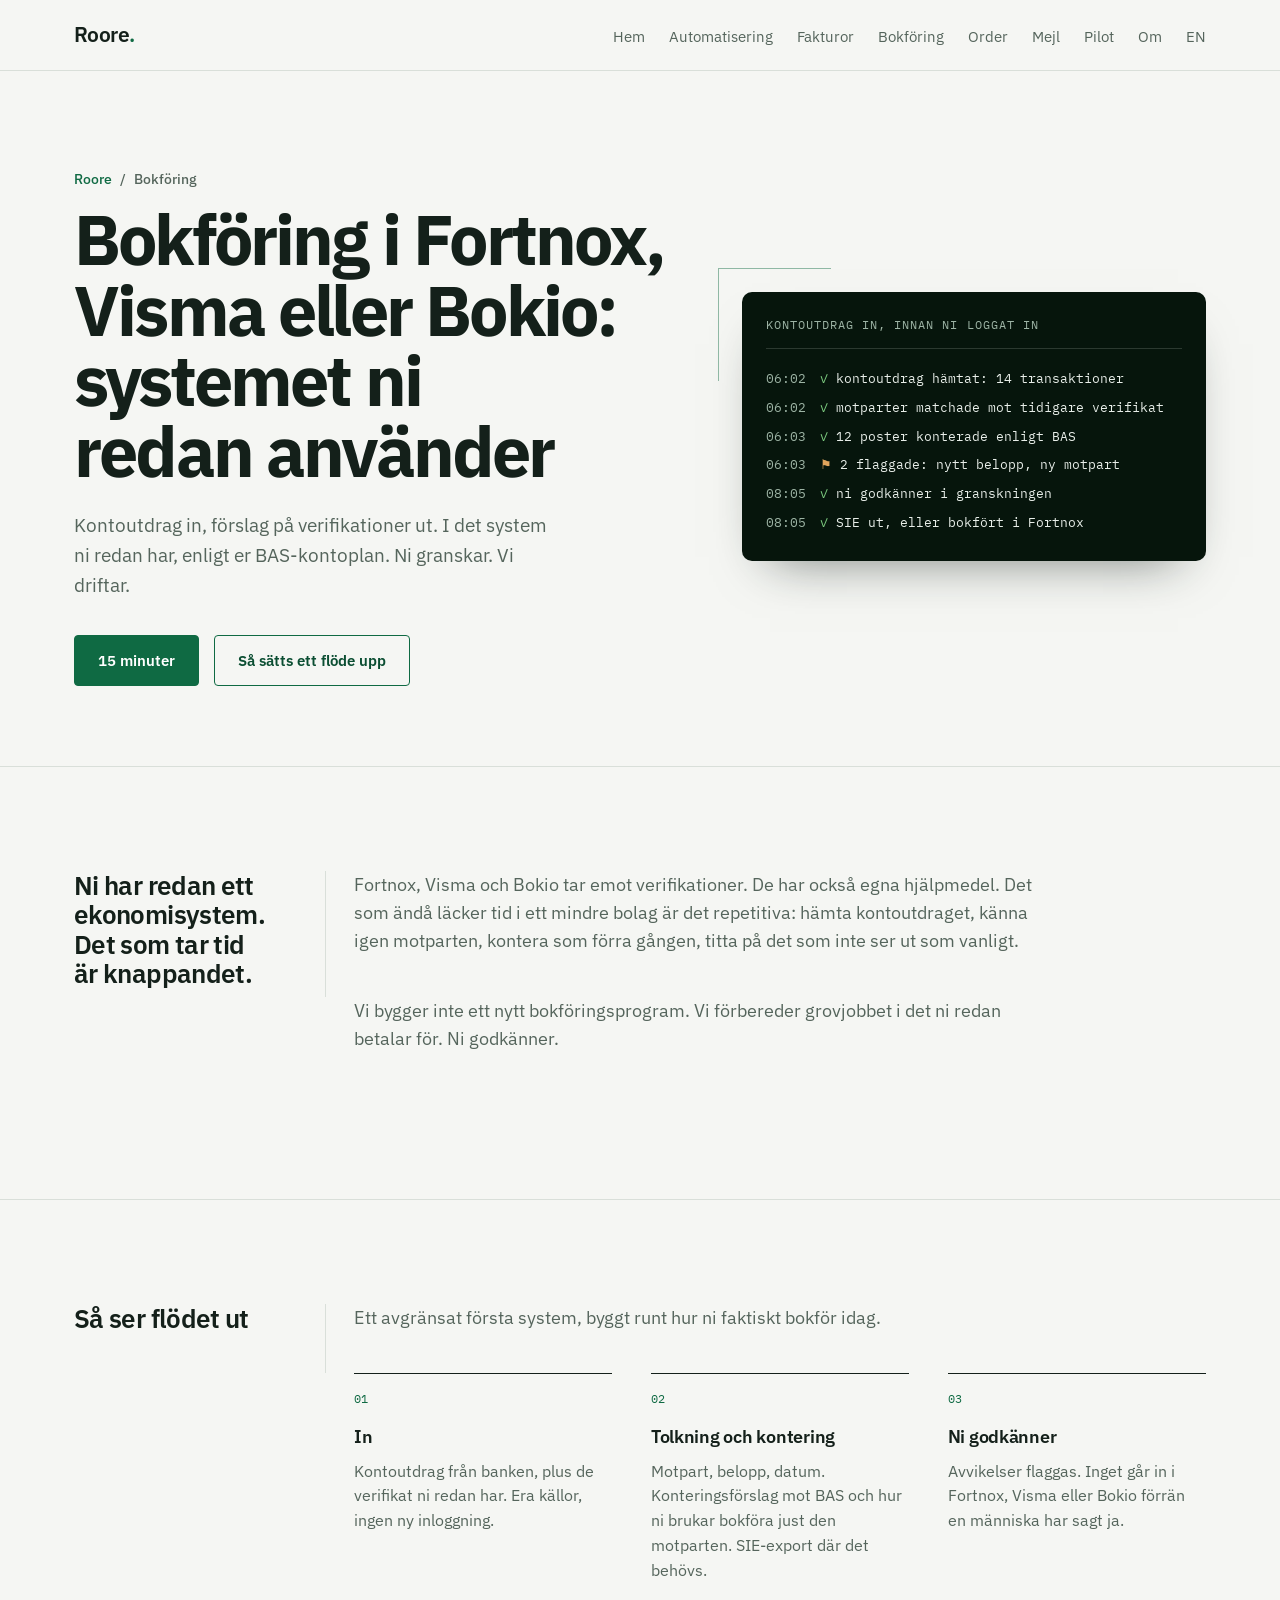
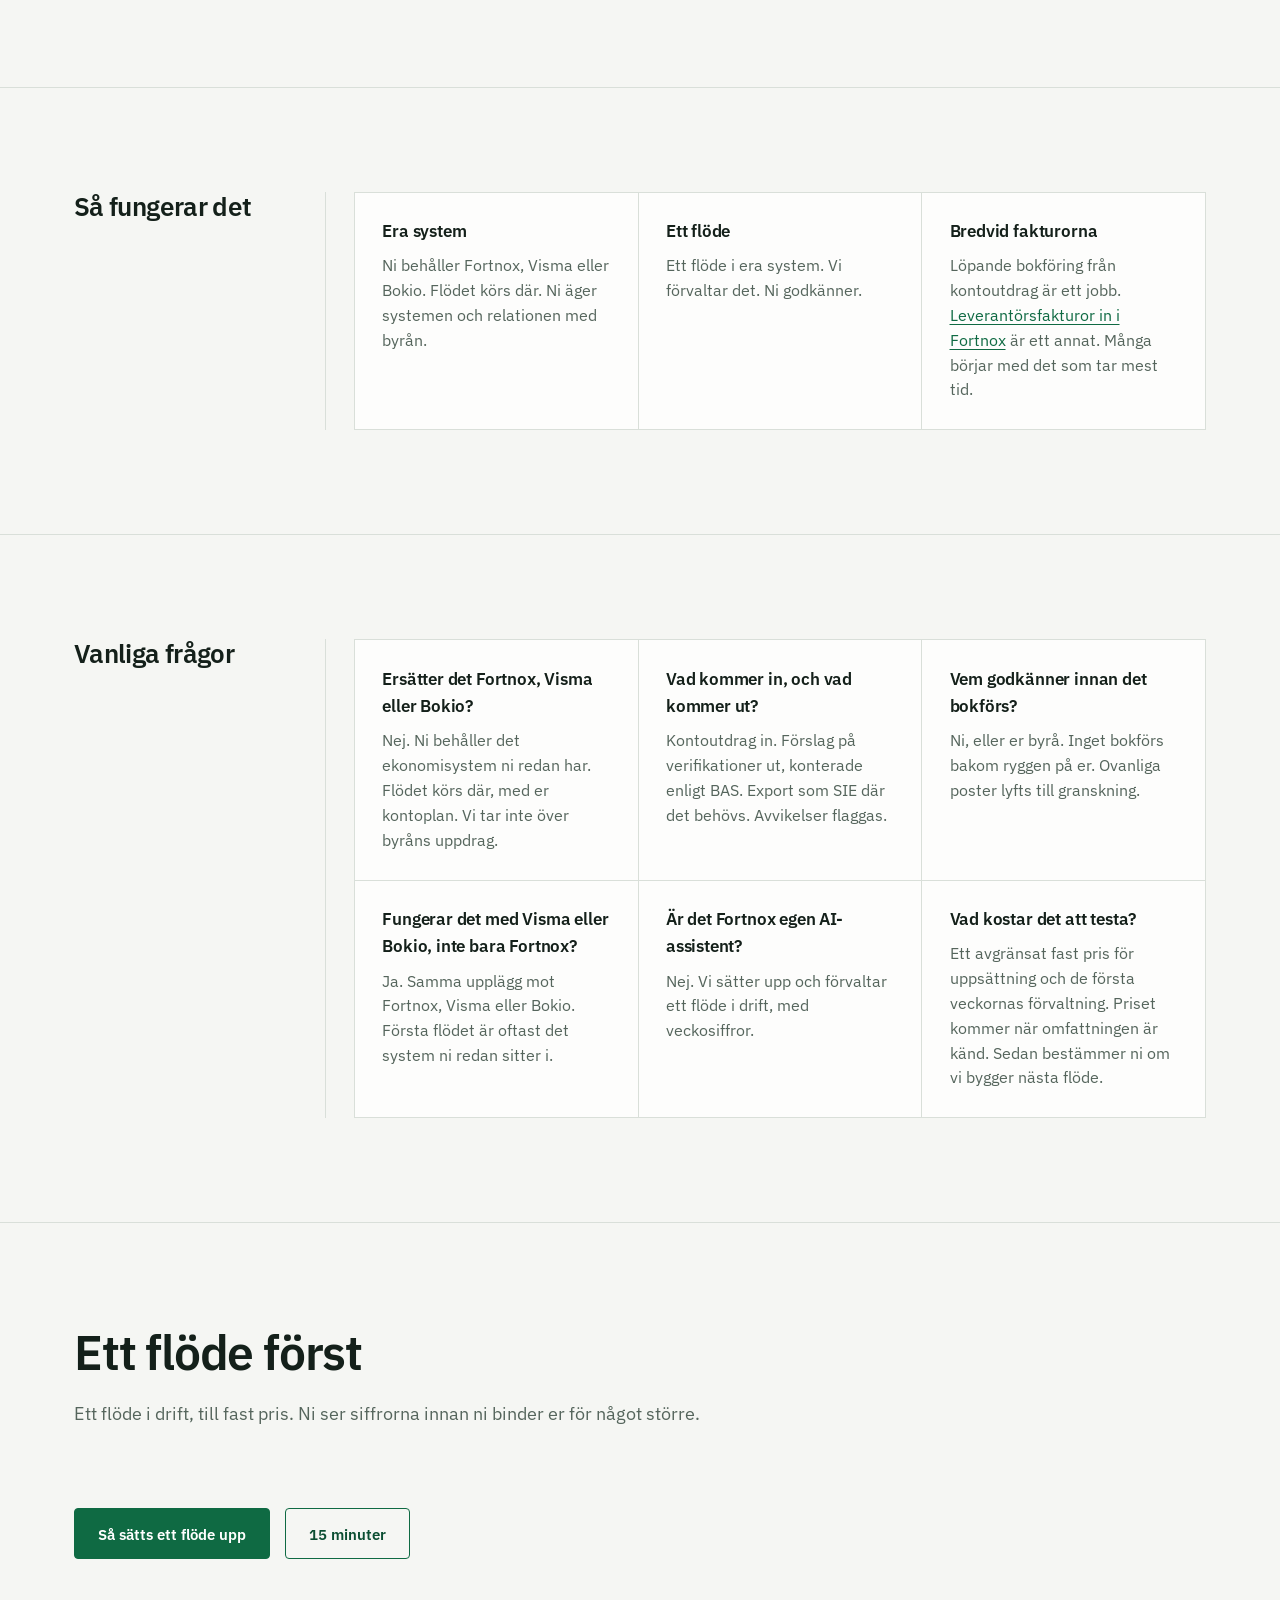
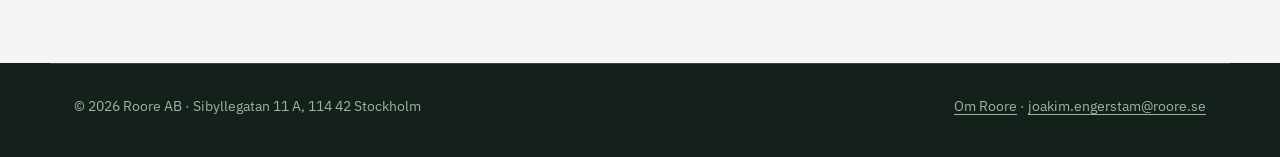
<file: bokforing/index.html>
<!DOCTYPE html>
<html lang="sv">
<head>
    <meta charset="UTF-8">
    <meta name="viewport" content="width=device-width, initial-scale=1.0">
    <title>Bokföring i Fortnox, Visma eller Bokio | Roore AB</title>
    <meta name="description" content="Bokföring i Fortnox, Visma eller Bokio som ni redan använder. Kontoutdrag in, förslag ut. Ni granskar. Vi driftar.">
    <link rel="canonical" href="https://roore.se/bokforing/">
    <meta name="theme-color" content="#0F6A43">
    <meta property="og:type" content="website">
    <meta property="og:locale" content="sv_SE">
    <meta property="og:site_name" content="Roore AB">
    <meta property="og:title" content="Bokföring i Fortnox, Visma eller Bokio | Roore AB">
    <meta property="og:description" content="Kontoutdrag in, förslag på verifikationer ut. I det system ni redan har. Ni granskar. Vi driftar. Börja med en pilot.">
    <meta property="og:url" content="https://roore.se/bokforing/">
    <meta property="og:image" content="https://roore.se/images/og.png">
    <meta property="og:image:width" content="1200">
    <meta property="og:image:height" content="630">
    <meta name="twitter:card" content="summary_large_image">
    <meta name="twitter:title" content="Bokföring i Fortnox, Visma eller Bokio | Roore AB">
    <meta name="twitter:description" content="Bokföring i Fortnox, Visma eller Bokio. Kontoutdrag in. Ni granskar. Vi driftar.">
    <meta name="twitter:image" content="https://roore.se/images/og.png">
    <link rel="icon" href="/favicon.svg" type="image/svg+xml">
    <link rel="icon" href="/favicon.ico" sizes="any">
    <link rel="apple-touch-icon" href="/apple-touch-icon.png">
    <script type="application/ld+json">
{
  "@context": "https://schema.org",
  "@graph": [
    {
      "@type": "BreadcrumbList",
      "itemListElement": [
        {"@type": "ListItem", "position": 1, "name": "Roore", "item": "https://roore.se/"},
        {"@type": "ListItem", "position": 2, "name": "Bokföring", "item": "https://roore.se/bokforing/"}
      ]
    },
    {
      "@type": "Service",
      "name": "Bokföring i Fortnox, Visma eller Bokio",
      "url": "https://roore.se/bokforing/",
      "provider": {"@id": "https://roore.se/#organization"},
      "areaServed": {"@type": "Country", "name": "Sweden"},
      "description": "Kontoutdrag tolkas, kontering föreslås enligt BAS och verifikationer läggs i Fortnox, Visma eller Bokio. Ni godkänner. Vi sätter upp och förvaltar flödet."
    },
    {
      "@type": "FAQPage",
      "mainEntity": [
        {
          "@type": "Question",
          "name": "Ersätter det Fortnox, Visma eller Bokio?",
          "acceptedAnswer": {
            "@type": "Answer",
            "text": "Nej. Ni behåller det ekonomisystem ni redan har. Flödet körs där, med er kontoplan. Vi bygger inte ett nytt ledger och tar inte över byråns uppdrag."
          }
        },
        {
          "@type": "Question",
          "name": "Vad kommer in, och vad kommer ut?",
          "acceptedAnswer": {
            "@type": "Answer",
            "text": "Kontoutdrag in. Förslag på verifikationer ut, konterade enligt BAS och hur ni brukar bokföra. Export som SIE där det behövs. Avvikelser flaggas innan något går in."
          }
        },
        {
          "@type": "Question",
          "name": "Vem godkänner innan det bokförs?",
          "acceptedAnswer": {
            "@type": "Answer",
            "text": "Ni, eller er byrå. Inget bokförs bakom ryggen på er. Ovanliga poster lyfts till granskning i stället för att gissas in."
          }
        },
        {
          "@type": "Question",
          "name": "Fungerar det med Visma eller Bokio, inte bara Fortnox?",
          "acceptedAnswer": {
            "@type": "Answer",
            "text": "Ja. Samma upplägg mot Fortnox, Visma eller Bokio. Första flödet är oftast det system ni redan sitter i. Leverantörsfakturor i Fortnox är ett vanligt första steg bredvid den löpande bokföringen."
          }
        },
        {
          "@type": "Question",
          "name": "Är det Fortnox egen AI-assistent?",
          "acceptedAnswer": {
            "@type": "Answer",
            "text": "Nej. Fortnox, Visma och Bokio har egna hjälpmedel. Vi sätter upp och förvaltar ett flöde i drift, med veckosiffror."
          }
        },
        {
          "@type": "Question",
          "name": "Vad kostar det att testa?",
          "acceptedAnswer": {
            "@type": "Answer",
            "text": "Ett avgränsat fast pris för uppsättning och de första veckornas förvaltning av ett flöde. Priset kommer när omfattningen är känd. Sedan bestämmer ni om vi bygger nästa flöde."
          }
        }
      ]
    }
  ]
}
    </script>
    <link rel="preconnect" href="https://fonts.googleapis.com">
    <link rel="preconnect" href="https://fonts.gstatic.com" crossorigin>
    <link href="https://fonts.googleapis.com/css2?family=IBM+Plex+Sans:wght@400;500;600;700&family=IBM+Plex+Mono:wght@400;500&display=swap" rel="stylesheet">
    <link rel="stylesheet" href="/styles.css">
</head>

<body>
    <header class="site">
        <div class="site-bar">
            <a href="/" class="logo">Roore<em>.</em></a>
            <nav class="site-nav" aria-label="Sidnavigation">
                <a href="/">Hem</a>
                <a href="/ai-medarbetare/">Automatisering</a>
                <a href="/leverantorsfakturor-fortnox/">Fakturor</a>
                <a href="/bokforing/">Bokföring</a>
                <a href="/order-fran-mejl/">Order</a>
                <a href="/mejl-arenden/">Mejl</a>
                <a href="/pilot/">Pilot</a>
                <a href="/om/">Om</a>
                <a href="/en/" hreflang="en">EN</a>
            </nav>
        </div>
    </header>

    <main id="top">
        <section class="hero">
            <div class="wrap hero-grid">
                <div>
                    <nav class="crumbs" aria-label="Brödsmulor">
                        <a href="/">Roore</a>
                        <span aria-hidden="true">/</span>
                        <span aria-current="page">Bokföring</span>
                    </nav>
                    <h1>Bokföring i Fortnox, Visma eller Bokio: systemet ni redan använder</h1>
                    <p class="lede">
                        Kontoutdrag in, förslag på verifikationer ut. I det system ni redan har, enligt er BAS-kontoplan.
                        Ni granskar. Vi driftar.
                    </p>
                    <div class="cta-row">
                        <a href="mailto:joakim.engerstam@roore.se?subject=Pilot%3A%20bokf%C3%B6ring" class="btn btn-primary">15 minuter</a>
                        <a href="/pilot/" class="btn btn-ghost">Så sätts ett flöde upp</a>
                    </div>
                </div>

                <div class="log-card" aria-label="Exempel: kontoutdrag till bokföring">
                    <p class="log-title">Kontoutdrag in, innan ni loggat in</p>
                    <ol>
                        <li><span class="log-time">06:02</span><span><span class="log-ok">✓</span> kontoutdrag hämtat: 14 transaktioner</span></li>
                        <li><span class="log-time">06:02</span><span><span class="log-ok">✓</span> motparter matchade mot tidigare verifikat</span></li>
                        <li><span class="log-time">06:03</span><span><span class="log-ok">✓</span> 12 poster konterade enligt BAS</span></li>
                        <li><span class="log-time">06:03</span><span><span class="log-flag">⚑</span> 2 flaggade: nytt belopp, ny motpart</span></li>
                        <li><span class="log-time">08:05</span><span><span class="log-ok">✓</span> ni godkänner i granskningen</span></li>
                        <li><span class="log-time">08:05</span><span><span class="log-ok">✓</span> SIE ut, eller bokfört i Fortnox</span></li>
                    </ol>
                </div>
            </div>
        </section>

        <section class="block">
            <div class="wrap">
                <h2>Ni har redan ett ekonomisystem. Det som tar tid är knappandet.</h2>
                <p class="intro">
                    Fortnox, Visma och Bokio tar emot verifikationer. De har också egna hjälpmedel.
                    Det som ändå läcker tid i ett mindre bolag är det repetitiva: hämta kontoutdraget,
                    känna igen motparten, kontera som förra gången, titta på det som inte ser ut som vanligt.
                </p>
                <p class="intro">
                    Vi bygger inte ett nytt bokföringsprogram. Vi förbereder grovjobbet i det ni redan betalar för.
                    Ni godkänner.
                </p>
            </div>
        </section>

        <section class="block">
            <div class="wrap">
                <h2>Så ser flödet ut</h2>
                <p class="intro">Ett avgränsat första system, byggt runt hur ni faktiskt bokför idag.</p>
                <div class="steps">
                    <div class="step">
                        <h3>In</h3>
                        <p>Kontoutdrag från banken, plus de verifikat ni redan har. Era källor, ingen ny inloggning.</p>
                    </div>
                    <div class="step">
                        <h3>Tolkning och kontering</h3>
                        <p>Motpart, belopp, datum. Konteringsförslag mot BAS och hur ni brukar bokföra just den motparten. SIE-export där det behövs.</p>
                    </div>
                    <div class="step">
                        <h3>Ni godkänner</h3>
                        <p>Avvikelser flaggas. Inget går in i Fortnox, Visma eller Bokio förrän en människa har sagt ja.</p>
                    </div>
                </div>
            </div>
        </section>

        <section class="block">
            <div class="wrap">
                <h2>Så fungerar det</h2>
                <div class="flows">
                    <div class="flow">
                        <h3>Era system</h3>
                        <p>Ni behåller Fortnox, Visma eller Bokio. Flödet körs där. Ni äger systemen och relationen med byrån.</p>
                    </div>
                    <div class="flow">
                        <h3>Ett flöde</h3>
                        <p>Ett flöde i era system. Vi förvaltar det. Ni godkänner.</p>
                    </div>
                    <div class="flow">
                        <h3>Bredvid fakturorna</h3>
                        <p>Löpande bokföring från kontoutdrag är ett jobb. <a href="/leverantorsfakturor-fortnox/">Leverantörsfakturor in i Fortnox</a> är ett annat. Många börjar med det som tar mest tid.</p>
                    </div>
                </div>
            </div>
        </section>

        <section class="block" id="faq">
            <div class="wrap">
                <h2>Vanliga frågor</h2>
                <div class="flows">
                    <div class="flow">
                        <h3>Ersätter det Fortnox, Visma eller Bokio?</h3>
                        <p>Nej. Ni behåller det ekonomisystem ni redan har. Flödet körs där, med er kontoplan. Vi tar inte över byråns uppdrag.</p>
                    </div>
                    <div class="flow">
                        <h3>Vad kommer in, och vad kommer ut?</h3>
                        <p>Kontoutdrag in. Förslag på verifikationer ut, konterade enligt BAS. Export som SIE där det behövs. Avvikelser flaggas.</p>
                    </div>
                    <div class="flow">
                        <h3>Vem godkänner innan det bokförs?</h3>
                        <p>Ni, eller er byrå. Inget bokförs bakom ryggen på er. Ovanliga poster lyfts till granskning.</p>
                    </div>
                    <div class="flow">
                        <h3>Fungerar det med Visma eller Bokio, inte bara Fortnox?</h3>
                        <p>Ja. Samma upplägg mot Fortnox, Visma eller Bokio. Första flödet är oftast det system ni redan sitter i.</p>
                    </div>
                    <div class="flow">
                        <h3>Är det Fortnox egen AI-assistent?</h3>
                        <p>Nej. Vi sätter upp och förvaltar ett flöde i drift, med veckosiffror.</p>
                    </div>
                    <div class="flow">
                        <h3>Vad kostar det att testa?</h3>
                        <p>Ett avgränsat fast pris för uppsättning och de första veckornas förvaltning. Priset kommer när omfattningen är känd. Sedan bestämmer ni om vi bygger nästa flöde.</p>
                    </div>
                </div>
            </div>
        </section>

        <section class="block" id="pilot">
            <div class="wrap">
                <h2>Ett flöde först</h2>
                <p class="intro">
                    Ett flöde i drift, till fast pris. Ni ser siffrorna innan ni binder er för något större.
                </p>
                <div class="cta-row">
                    <a href="/pilot/" class="btn btn-primary">Så sätts ett flöde upp</a>
                    <a href="mailto:joakim.engerstam@roore.se?subject=Pilot%3A%20bokf%C3%B6ring" class="btn btn-ghost">15 minuter</a>
                </div>
            </div>
        </section>
    </main>

    <footer class="site">
        <div class="wrap">
            <span>© 2026 Roore AB · Sibyllegatan 11 A, 114 42 Stockholm</span>
            <span><a href="/om/">Om Roore</a> · <a href="mailto:joakim.engerstam@roore.se">joakim.engerstam@roore.se</a></span>
        </div>
    </footer>
</body>
</html>
</file>
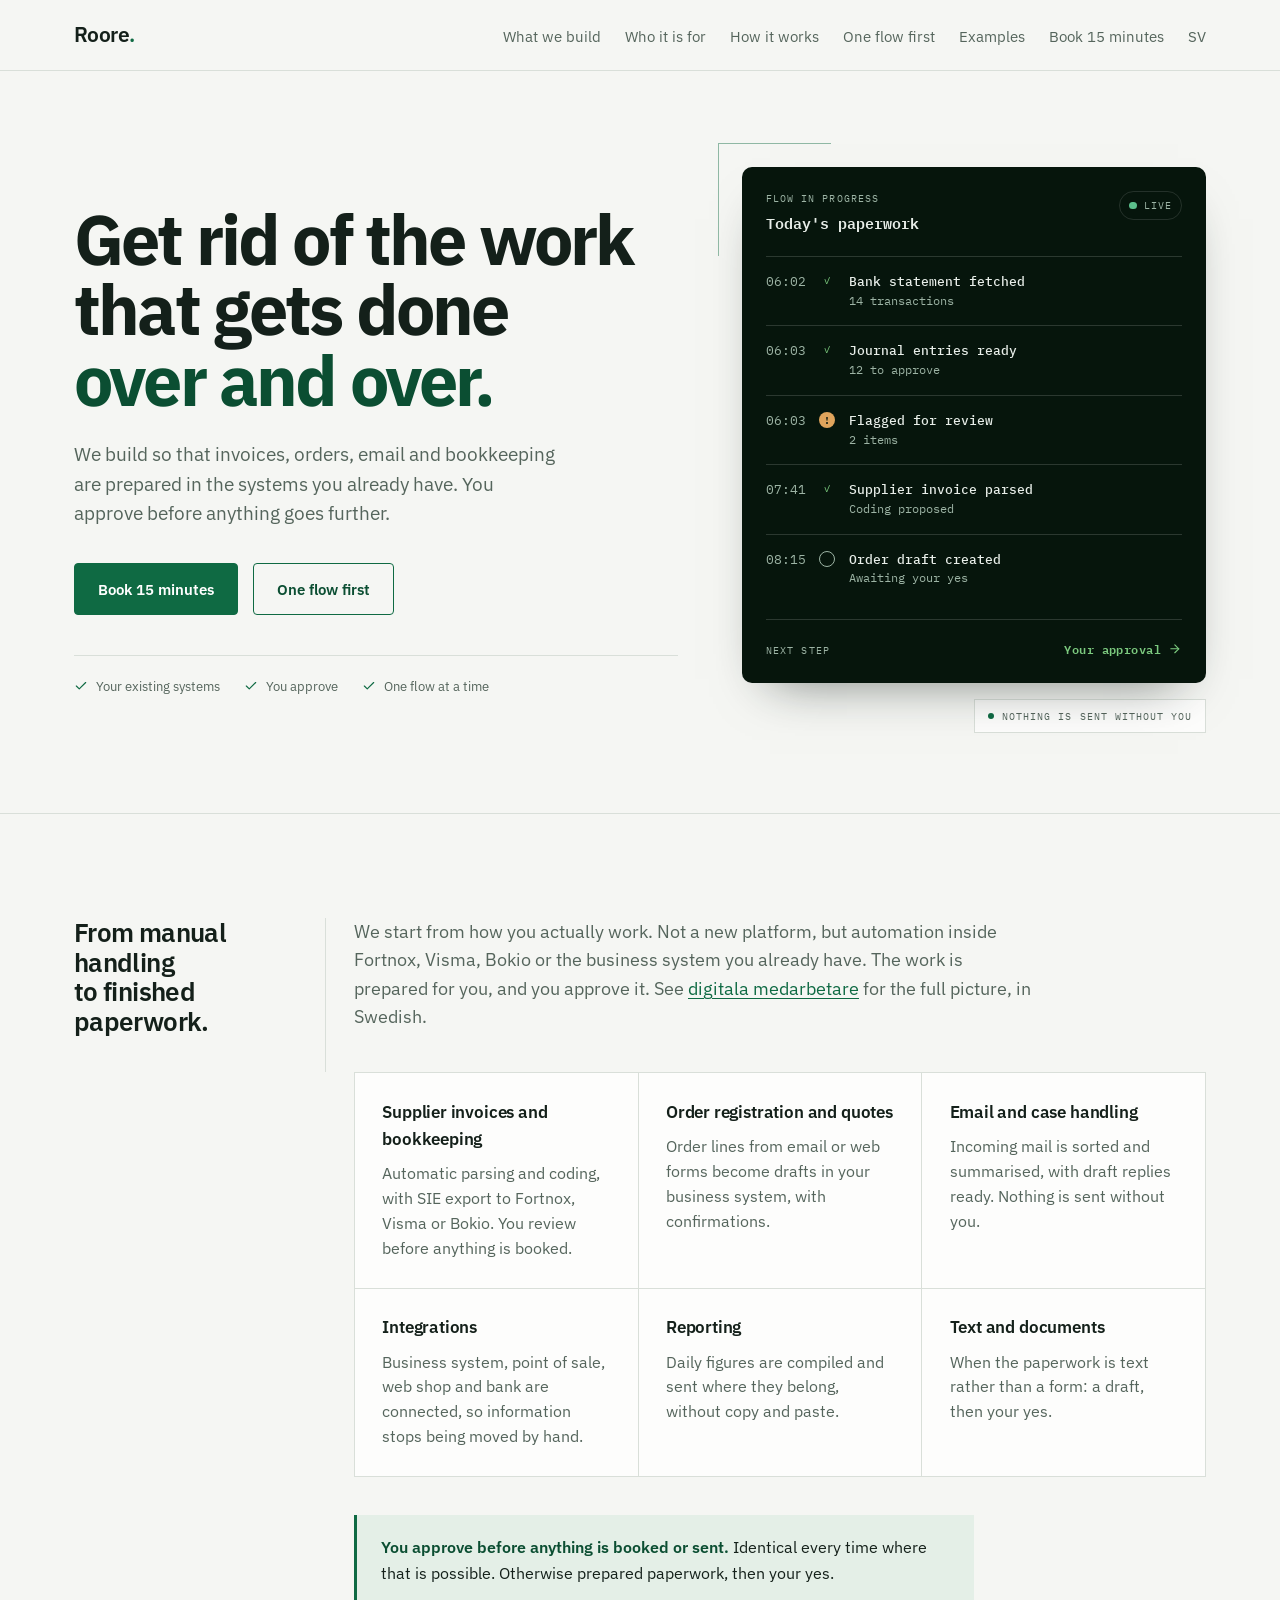
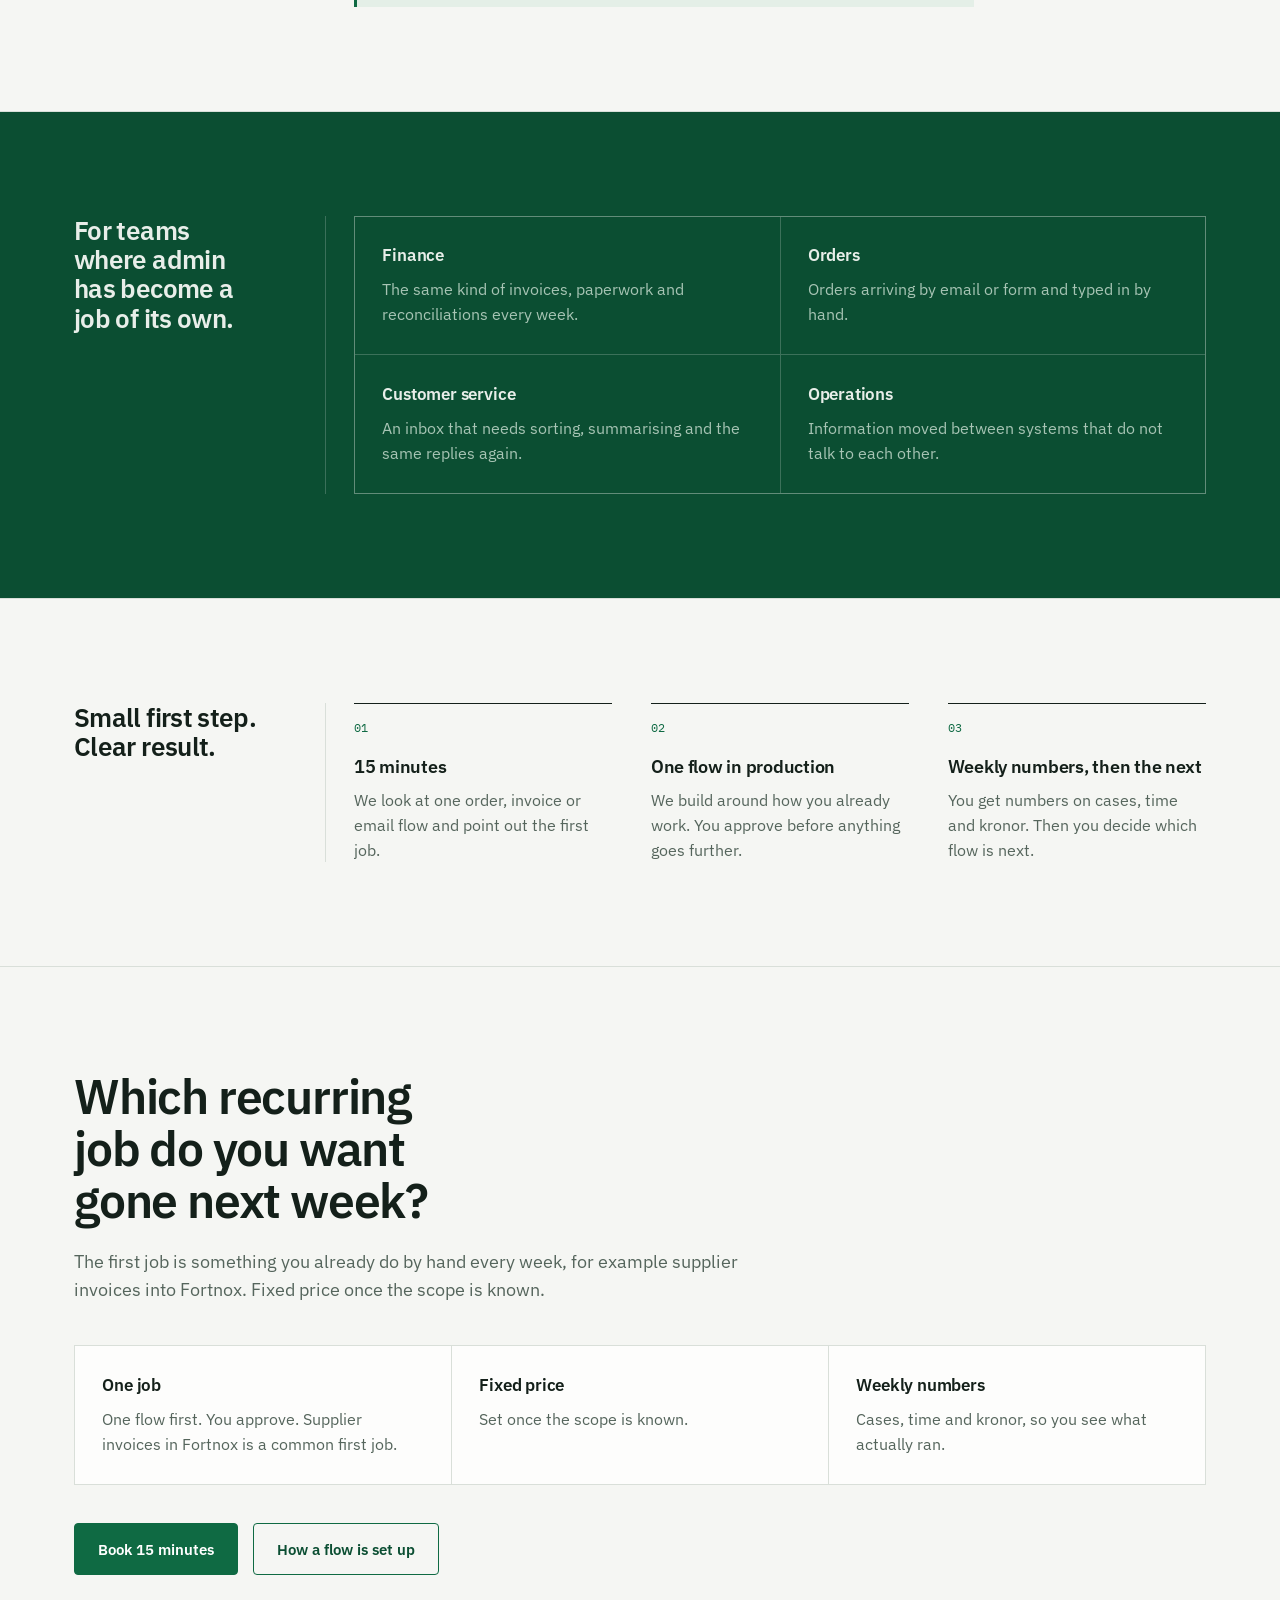
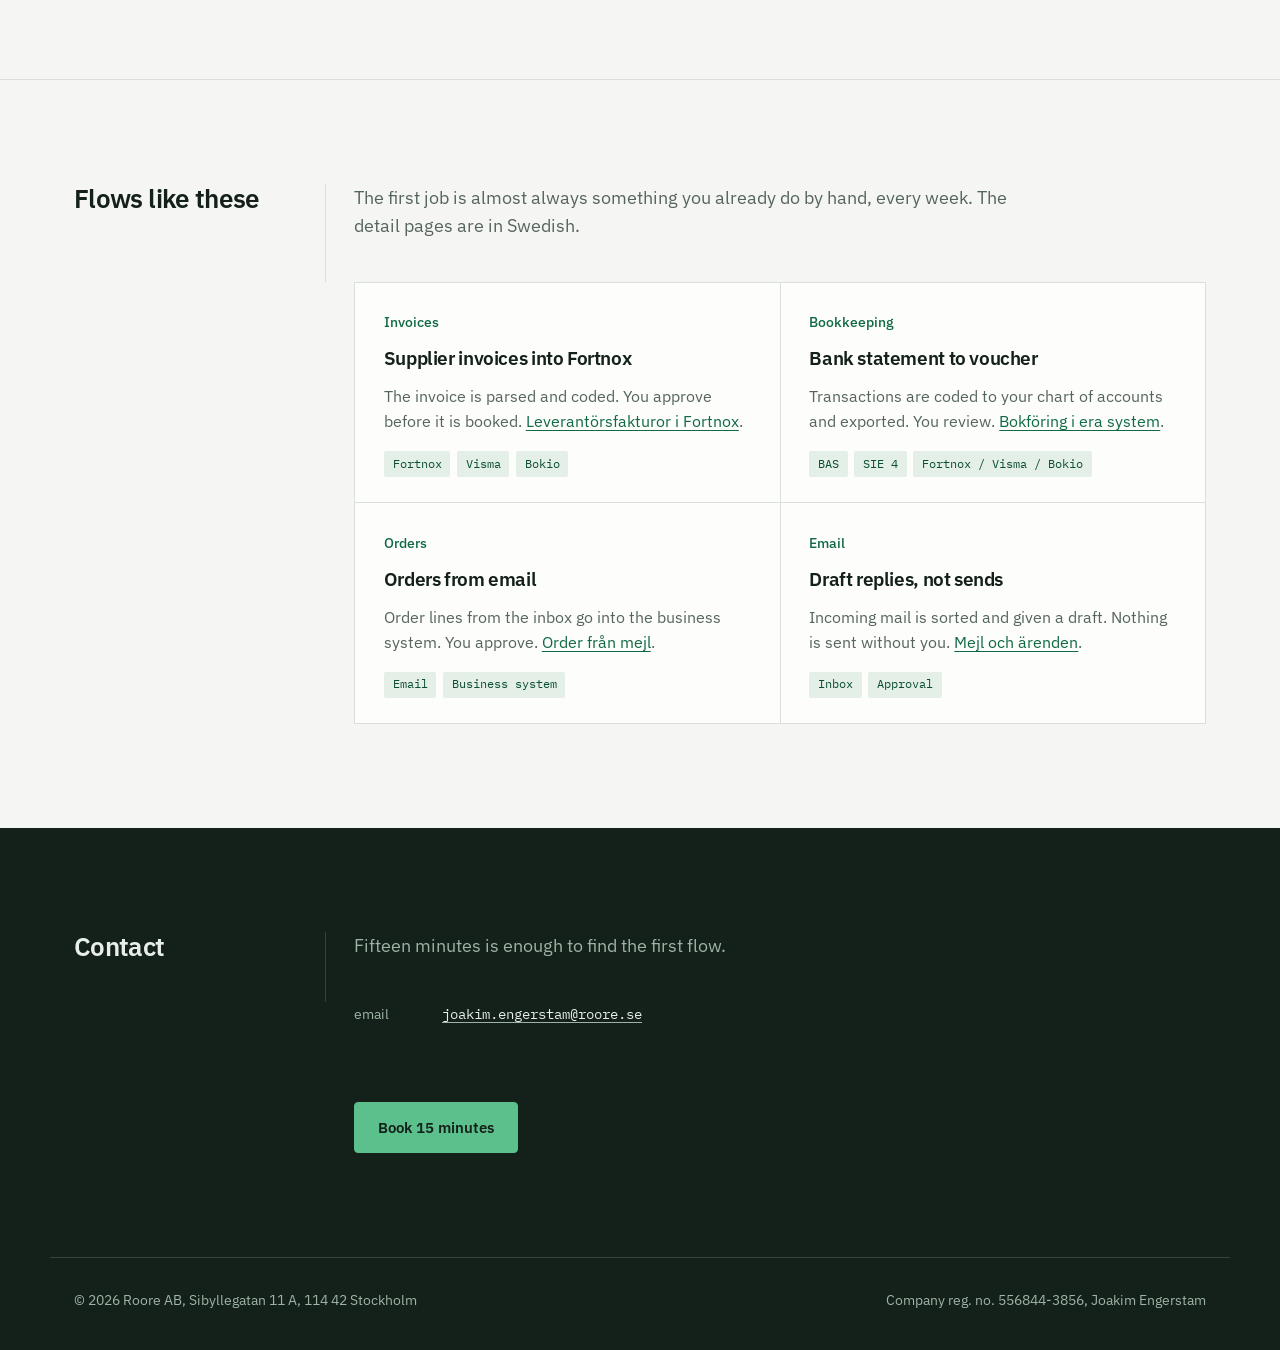
<file: en/index.html>
<!DOCTYPE html>
<html lang="en">
<head>
    <meta charset="UTF-8">
    <meta name="viewport" content="width=device-width, initial-scale=1.0">
    <title>Automate orders, invoices and bookkeeping | Roore AB</title>
    <meta name="description" content="Roore builds automation for orders, invoices, email and bookkeeping in Fortnox, Visma and Bokio. The work is prepared, you approve before anything goes further.">
    <link rel="canonical" href="https://roore.se/en/">
    <link rel="alternate" hreflang="sv" href="https://roore.se/">
    <link rel="alternate" hreflang="en" href="https://roore.se/en/">
    <link rel="alternate" hreflang="x-default" href="https://roore.se/">
    <meta name="theme-color" content="#0F6A43">
    <meta property="og:type" content="website">
    <meta property="og:locale" content="en_US">
    <meta property="og:locale:alternate" content="sv_SE">
    <meta property="og:site_name" content="Roore AB">
    <meta property="og:title" content="Get rid of the work that gets done over and over | Roore AB">
    <meta property="og:description" content="Automation for orders, invoices, email and bookkeeping in Fortnox, Visma and Bokio. You approve before anything goes further.">
    <meta property="og:url" content="https://roore.se/en/">
    <meta property="og:image" content="https://roore.se/images/og.png">
    <meta property="og:image:width" content="1200">
    <meta property="og:image:height" content="630">
    <meta name="twitter:card" content="summary_large_image">
    <meta name="twitter:title" content="Get rid of the work that gets done over and over | Roore AB">
    <meta name="twitter:description" content="Automation for orders, invoices, email and bookkeeping. You approve before anything goes further.">
    <meta name="twitter:image" content="https://roore.se/images/og.png">
    <link rel="icon" href="/favicon.svg" type="image/svg+xml">
    <link rel="icon" href="/favicon.ico" sizes="any">
    <link rel="apple-touch-icon" href="/apple-touch-icon.png">
    <script type="application/ld+json">
{
  "@context": "https://schema.org",
  "@graph": [
    {
      "@type": "Organization",
      "@id": "https://roore.se/#organization",
      "name": "Roore AB",
      "url": "https://roore.se/",
      "email": "joakim.engerstam@roore.se",
      "taxID": "556844-3856",
      "logo": "https://roore.se/apple-touch-icon.png",
      "address": {
        "@type": "PostalAddress",
        "streetAddress": "Sibyllegatan 11 A",
        "postalCode": "114 42",
        "addressLocality": "Stockholm",
        "addressCountry": "SE"
      },
      "sameAs": [
        "https://www.linkedin.com/company/roore"
      ]
    },
    {
      "@type": "ProfessionalService",
      "@id": "https://roore.se/#service",
      "name": "Roore AB",
      "url": "https://roore.se/en/",
      "image": "https://roore.se/images/og.png",
      "description": "Joakim Engerstam at Roore AB automates orders, invoices, email and bookkeeping in Fortnox, Visma or Bokio. You approve before anything goes further.",
      "areaServed": {
        "@type": "Country",
        "name": "Sweden"
      },
      "hasOfferCatalog": {
        "@type": "OfferCatalog",
        "name": "Automated flows",
        "itemListElement": [
          {
            "@type": "Offer",
            "itemOffered": {
              "@type": "Service",
              "name": "Supplier invoices in Fortnox",
              "description": "Supplier invoices are parsed and coded. You approve before anything is booked.",
              "url": "https://roore.se/leverantorsfakturor-fortnox/"
            }
          },
          {
            "@type": "Offer",
            "itemOffered": {
              "@type": "Service",
              "name": "Bookkeeping in Fortnox, Visma or Bokio",
              "description": "Bank statements are coded to your chart of accounts and exported as SIE. You review.",
              "url": "https://roore.se/bokforing/"
            }
          },
          {
            "@type": "Offer",
            "itemOffered": {
              "@type": "Service",
              "name": "Orders from email",
              "description": "Order lines from the inbox are entered as drafts in the business system. You approve.",
              "url": "https://roore.se/order-fran-mejl/"
            }
          },
          {
            "@type": "Offer",
            "itemOffered": {
              "@type": "Service",
              "name": "Email and cases",
              "description": "Incoming mail is sorted, summarised and given draft replies. Nothing is sent without you.",
              "url": "https://roore.se/mejl-arenden/"
            }
          }
        ]
      },
      "provider": {
        "@id": "https://roore.se/#organization"
      }
    },
    {
      "@type": "WebSite",
      "@id": "https://roore.se/#website",
      "url": "https://roore.se/",
      "name": "Roore AB",
      "inLanguage": [
        "sv",
        "en"
      ],
      "publisher": {
        "@id": "https://roore.se/#organization"
      }
    }
  ]
}
    </script>
    <link rel="preconnect" href="https://fonts.googleapis.com">
    <link rel="preconnect" href="https://fonts.gstatic.com" crossorigin>
    <link href="https://fonts.googleapis.com/css2?family=IBM+Plex+Sans:wght@400;500;600;700&family=IBM+Plex+Mono:wght@400;500&display=swap" rel="stylesheet">
    <link rel="stylesheet" href="/styles.css">
</head>

<body>
    <header class="site">
        <div class="site-bar">
            <a href="#top" class="logo">Roore<em>.</em></a>
            <nav class="site-nav" aria-label="Site navigation">
                <a href="#services">What we build</a>
                <a href="#who">Who it is for</a>
                <a href="#how">How it works</a>
                <a href="#pilot">One flow first</a>
                <a href="#examples">Examples</a>
                <a href="mailto:joakim.engerstam@roore.se?subject=15%20minutes">Book 15 minutes</a>
                <a href="/" hreflang="sv">SV</a>
            </nav>
        </div>
    </header>

    <main id="top">
        <!-- Hero -->
        <section class="hero">
            <div class="wrap hero-grid">
                <div>
                    <h1>Get rid of the work that gets done <span class="repeat">over and over.</span></h1>
                    <p class="lede">
                        We build so that invoices, orders, email and bookkeeping are prepared in the systems you already have.
                        You approve before anything goes further.
                    </p>
                    <div class="cta-row">
                        <a href="mailto:joakim.engerstam@roore.se?subject=15%20minutes" class="btn btn-primary">Book 15 minutes</a>
                        <a href="#pilot" class="btn btn-ghost">One flow first</a>
                    </div>
                    <ul class="assurances">
                        <li><svg viewBox="0 0 24 24" fill="none" stroke="currentColor" stroke-width="2" stroke-linecap="round" stroke-linejoin="round" aria-hidden="true" focusable="false"><path d="M20 6 9 17l-5-5"/></svg>Your existing systems</li>
                        <li><svg viewBox="0 0 24 24" fill="none" stroke="currentColor" stroke-width="2" stroke-linecap="round" stroke-linejoin="round" aria-hidden="true" focusable="false"><path d="M20 6 9 17l-5-5"/></svg>You approve</li>
                        <li><svg viewBox="0 0 24 24" fill="none" stroke="currentColor" stroke-width="2" stroke-linecap="round" stroke-linejoin="round" aria-hidden="true" focusable="false"><path d="M20 6 9 17l-5-5"/></svg>One flow at a time</li>
                    </ul>
                </div>

                <div class="log-col">
                    <div class="log-card" aria-label="Today's paperwork">
                        <p class="log-head">
                            <span class="log-heading">
                                <span class="log-kicker">Flow in progress</span>
                                <span class="log-name">Today's paperwork</span>
                            </span>
                            <span class="log-status">Live</span>
                        </p>
                        <ol class="log-rows">
                            <li>
                                <span class="log-time">06:02</span>
                                <span class="log-mark log-ok" aria-hidden="true">&#10003;</span>
                                <span class="log-entry">
                                    <span class="log-event">Bank statement fetched</span>
                                    <span class="log-detail">14 transactions</span>
                                </span>
                            </li>
                            <li>
                                <span class="log-time">06:03</span>
                                <span class="log-mark log-ok" aria-hidden="true">&#10003;</span>
                                <span class="log-entry">
                                    <span class="log-event">Journal entries ready</span>
                                    <span class="log-detail">12 to approve</span>
                                </span>
                            </li>
                            <li>
                                <span class="log-time">06:03</span>
                                <span class="log-mark log-flag" aria-hidden="true">!</span>
                                <span class="log-entry">
                                    <span class="log-event">Flagged for review</span>
                                    <span class="log-detail">2 items</span>
                                </span>
                            </li>
                            <li>
                                <span class="log-time">07:41</span>
                                <span class="log-mark log-ok" aria-hidden="true">&#10003;</span>
                                <span class="log-entry">
                                    <span class="log-event">Supplier invoice parsed</span>
                                    <span class="log-detail">Coding proposed</span>
                                </span>
                            </li>
                            <li>
                                <span class="log-time">08:15</span>
                                <span class="log-mark log-open" aria-hidden="true"></span>
                                <span class="log-entry">
                                    <span class="log-event">Order draft created</span>
                                    <span class="log-detail">Awaiting your yes</span>
                                </span>
                            </li>
                        </ol>
                        <p class="log-pending">
                            <span>Next step</span>
                            <span class="pending-state">Your approval<svg class="pending-arrow" viewBox="0 0 24 24" fill="none" stroke="currentColor" stroke-width="2" stroke-linecap="round" stroke-linejoin="round" aria-hidden="true" focusable="false"><path d="M5 12h14"/><path d="m12 5 7 7-7 7"/></svg></span>
                        </p>
                    </div>
                    <p class="log-note">Nothing is sent without you</p>
                </div>
            </div>
        </section>

        <!-- What we build -->
        <section class="block" id="services">
            <div class="wrap">
                <h2>From manual handling to finished paperwork.</h2>
                <p class="intro">
                    We start from how you actually work. Not a new platform, but automation inside
                    Fortnox, Visma, Bokio or the business system you already have.
                    The work is prepared for you, and you approve it. See <a href="/ai-medarbetare/" hreflang="sv">digitala medarbetare</a> for the full picture, in Swedish.
                </p>
                <div class="flows">
                    <div class="flow">
                        <h3>Supplier invoices and bookkeeping</h3>
                        <p>Automatic parsing and coding, with SIE export to Fortnox, Visma or Bokio. You review before anything is booked.</p>
                    </div>
                    <div class="flow">
                        <h3>Order registration and quotes</h3>
                        <p>Order lines from email or web forms become drafts in your business system, with confirmations.</p>
                    </div>
                    <div class="flow">
                        <h3>Email and case handling</h3>
                        <p>Incoming mail is sorted and summarised, with draft replies ready. Nothing is sent without you.</p>
                    </div>
                    <div class="flow">
                        <h3>Integrations</h3>
                        <p>Business system, point of sale, web shop and bank are connected, so information stops being moved by hand.</p>
                    </div>
                    <div class="flow">
                        <h3>Reporting</h3>
                        <p>Daily figures are compiled and sent where they belong, without copy and paste.</p>
                    </div>
                    <div class="flow">
                        <h3>Text and documents</h3>
                        <p>When the paperwork is text rather than a form: a draft, then your yes.</p>
                    </div>
                </div>
                <p class="principle">
                    <strong>You approve before anything is booked or sent.</strong>
                    Identical every time where that is possible. Otherwise prepared paperwork, then your yes.
                </p>
            </div>
        </section>

        <!-- Who it is for -->
        <section class="block band" id="who">
            <div class="wrap">
                <h2>For teams where admin has become a job of its own.</h2>
                <div class="flows">
                    <div class="flow">
                        <h3>Finance</h3>
                        <p>The same kind of invoices, paperwork and reconciliations every week.</p>
                    </div>
                    <div class="flow">
                        <h3>Orders</h3>
                        <p>Orders arriving by email or form and typed in by hand.</p>
                    </div>
                    <div class="flow">
                        <h3>Customer service</h3>
                        <p>An inbox that needs sorting, summarising and the same replies again.</p>
                    </div>
                    <div class="flow">
                        <h3>Operations</h3>
                        <p>Information moved between systems that do not talk to each other.</p>
                    </div>
                </div>
            </div>
        </section>

        <!-- How it works -->
        <section class="block" id="how">
            <div class="wrap">
                <h2>Small first step. Clear result.</h2>
                <div class="steps">
                    <div class="step">
                        <h3>15 minutes</h3>
                        <p>We look at one order, invoice or email flow and point out the first job.</p>
                    </div>
                    <div class="step">
                        <h3>One flow in production</h3>
                        <p>We build around how you already work. You approve before anything goes further.</p>
                    </div>
                    <div class="step">
                        <h3>Weekly numbers, then the next</h3>
                        <p>You get numbers on cases, time and kronor. Then you decide which flow is next.</p>
                    </div>
                </div>
            </div>
        </section>

        <!-- Pilot -->
        <section class="block" id="pilot">
            <div class="wrap">
                <h2>Which recurring job do you want gone next week?</h2>
                <p class="intro">
                    The first job is something you already do by hand every week, for example supplier invoices into Fortnox.
                    Fixed price once the scope is known.
                </p>
                <div class="flows">
                    <div class="flow">
                        <h3>One job</h3>
                        <p>One flow first. You approve. Supplier invoices in Fortnox is a common first job.</p>
                    </div>
                    <div class="flow">
                        <h3>Fixed price</h3>
                        <p>Set once the scope is known.</p>
                    </div>
                    <div class="flow">
                        <h3>Weekly numbers</h3>
                        <p>Cases, time and kronor, so you see what actually ran.</p>
                    </div>
                </div>
                <div class="cta-row">
                    <a href="mailto:joakim.engerstam@roore.se?subject=15%20minutes" class="btn btn-primary">Book 15 minutes</a>
                    <a href="#how" class="btn btn-ghost">How a flow is set up</a>
                </div>
            </div>
        </section>

        <!-- Examples -->
        <section class="block" id="examples">
            <div class="wrap">
                <h2>Flows like these</h2>
                <p class="intro">The first job is almost always something you already do by hand, every week. The detail pages are in Swedish.</p>
                <div class="works">
                    <div class="work">
                        <p class="kicker">Invoices</p>
                        <h3>Supplier invoices into Fortnox</h3>
                        <p>The invoice is parsed and coded. You approve before it is booked. <a href="/leverantorsfakturor-fortnox/" hreflang="sv">Leverantörsfakturor i Fortnox</a>.</p>
                        <div class="tags"><span class="tag">Fortnox</span><span class="tag">Visma</span><span class="tag">Bokio</span></div>
                    </div>
                    <div class="work">
                        <p class="kicker">Bookkeeping</p>
                        <h3>Bank statement to voucher</h3>
                        <p>Transactions are coded to your chart of accounts and exported. You review. <a href="/bokforing/" hreflang="sv">Bokföring i era system</a>.</p>
                        <div class="tags"><span class="tag">BAS</span><span class="tag">SIE 4</span><span class="tag">Fortnox / Visma / Bokio</span></div>
                    </div>
                    <div class="work">
                        <p class="kicker">Orders</p>
                        <h3>Orders from email</h3>
                        <p>Order lines from the inbox go into the business system. You approve. <a href="/order-fran-mejl/" hreflang="sv">Order från mejl</a>.</p>
                        <div class="tags"><span class="tag">Email</span><span class="tag">Business system</span></div>
                    </div>
                    <div class="work">
                        <p class="kicker">Email</p>
                        <h3>Draft replies, not sends</h3>
                        <p>Incoming mail is sorted and given a draft. Nothing is sent without you. <a href="/mejl-arenden/" hreflang="sv">Mejl och ärenden</a>.</p>
                        <div class="tags"><span class="tag">Inbox</span><span class="tag">Approval</span></div>
                    </div>
                </div>
            </div>
        </section>

        <!-- Contact -->
        <section class="block" id="kontakt">
            <div class="wrap">
                <h2>Contact</h2>
                <p class="intro">
                    Fifteen minutes is enough to find the first flow.
                </p>
                <ul class="contact-lines">
                    <li><span class="label">email</span><a href="mailto:joakim.engerstam@roore.se">joakim.engerstam@roore.se</a></li>
                </ul>
                <a href="mailto:joakim.engerstam@roore.se?subject=15%20minutes" class="btn btn-primary">Book 15 minutes</a>
            </div>
        </section>
    </main>

    <footer class="site">
        <div class="wrap">
            <span>© 2026 Roore AB, Sibyllegatan 11 A, 114 42 Stockholm</span>
            <span>Company reg. no. 556844-3856, Joakim Engerstam</span>
        </div>
    </footer>

</body>
</html>
</file>
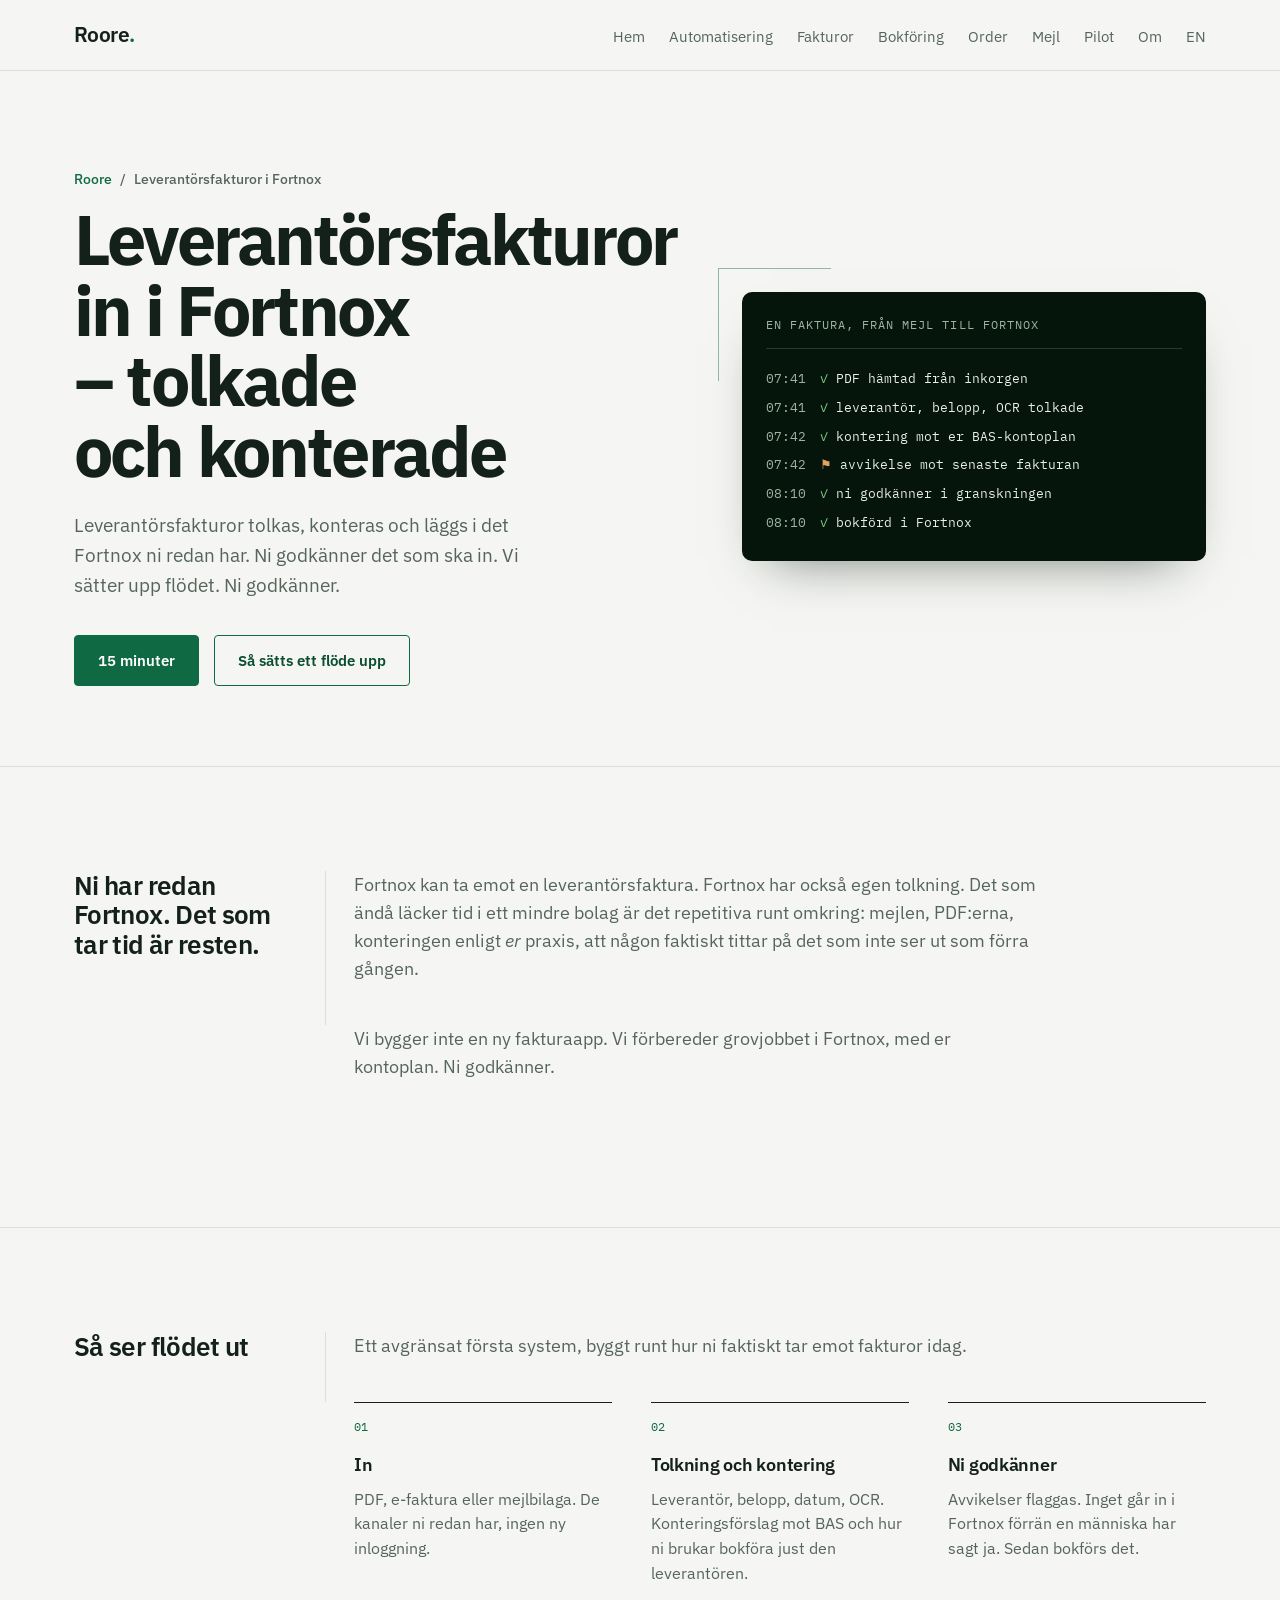
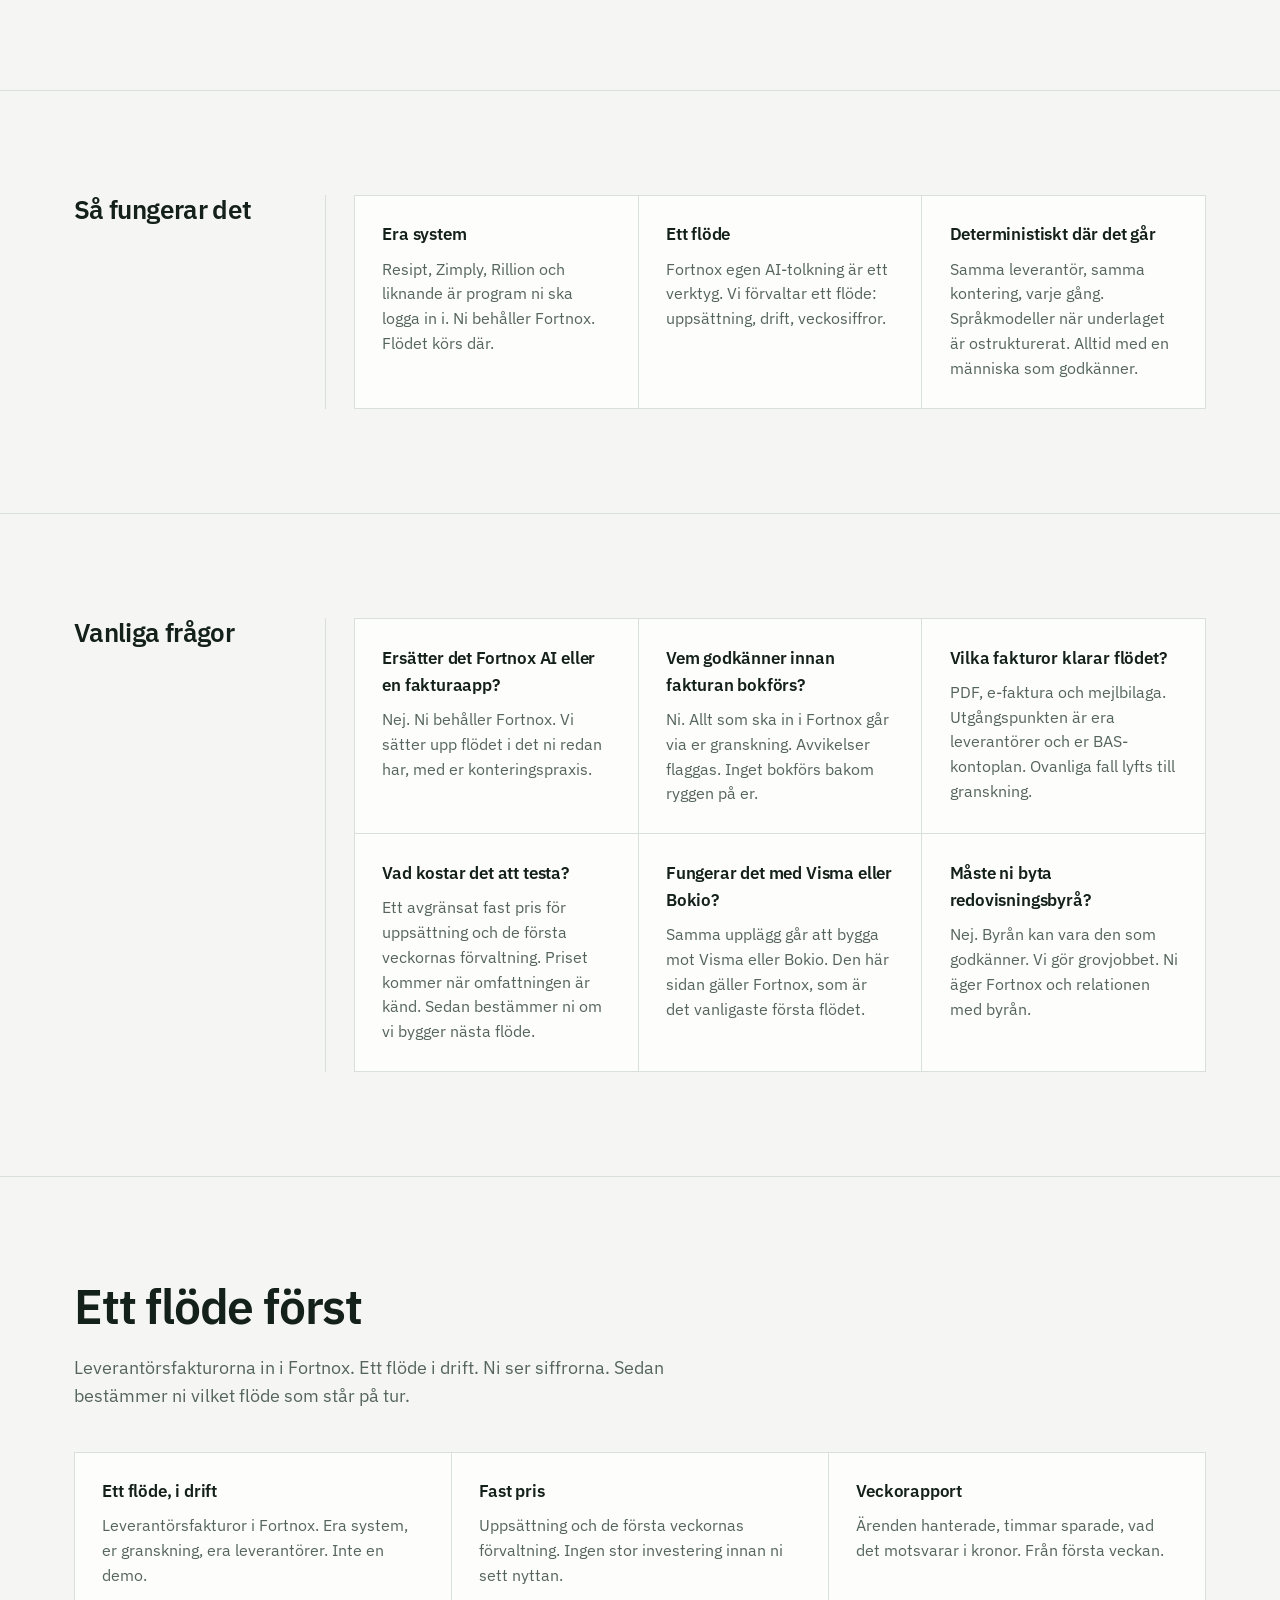
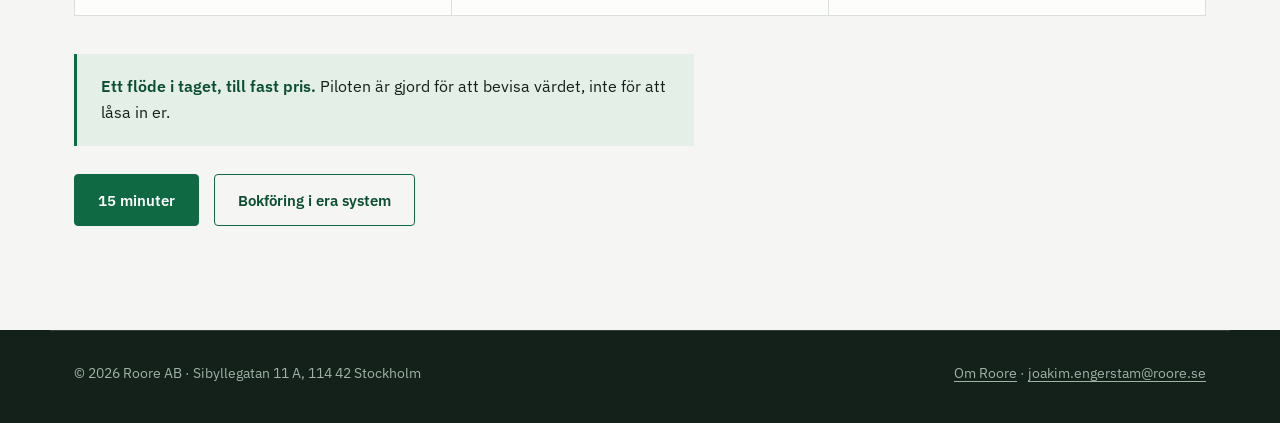
<file: leverantorsfakturor-fortnox/index.html>
<!DOCTYPE html>
<html lang="sv">
<head>
    <meta charset="UTF-8">
    <meta name="viewport" content="width=device-width, initial-scale=1.0">
    <title>Leverantörsfakturor in i Fortnox – tolkade och konterade | Roore</title>
    <meta name="description" content="Leverantörsfakturor tolkas och konteras i det Fortnox ni redan har — inte en ny app. Ni godkänner innan det bokförs. PDF, e-faktura, mejlbilagor.">
    <link rel="canonical" href="https://roore.se/leverantorsfakturor-fortnox/">
    <meta name="theme-color" content="#0F6A43">
    <meta property="og:type" content="website">
    <meta property="og:locale" content="sv_SE">
    <meta property="og:site_name" content="Roore AB">
    <meta property="og:title" content="Leverantörsfakturor in i Fortnox – tolkade och konterade | Roore">
    <meta property="og:description" content="Leverantörsfakturor tolkas och konteras i det Fortnox ni redan har — inte en ny app. Ni godkänner innan det bokförs. PDF, e-faktura, mejlbilagor.">
    <meta property="og:url" content="https://roore.se/leverantorsfakturor-fortnox/">
    <meta property="og:image" content="https://roore.se/images/og.png">
    <meta property="og:image:width" content="1200">
    <meta property="og:image:height" content="630">
    <meta name="twitter:card" content="summary_large_image">
    <meta name="twitter:title" content="Leverantörsfakturor in i Fortnox – tolkade och konterade | Roore">
    <meta name="twitter:description" content="Leverantörsfakturor tolkas och konteras i det Fortnox ni redan har — inte en ny app. Ni godkänner innan det bokförs. PDF, e-faktura, mejlbilagor.">
    <meta name="twitter:image" content="https://roore.se/images/og.png">
    <link rel="icon" href="/favicon.svg" type="image/svg+xml">
    <link rel="icon" href="/favicon.ico" sizes="any">
    <link rel="apple-touch-icon" href="/apple-touch-icon.png">
    <script type="application/ld+json">
{
  "@context": "https://schema.org",
  "@graph": [
    {
      "@type": "BreadcrumbList",
      "itemListElement": [
        {"@type": "ListItem", "position": 1, "name": "Roore", "item": "https://roore.se/"},
        {"@type": "ListItem", "position": 2, "name": "Leverantörsfakturor i Fortnox", "item": "https://roore.se/leverantorsfakturor-fortnox/"}
      ]
    },
    {
      "@type": "Service",
      "name": "Tolka och kontera leverantörsfakturor i Fortnox",
      "url": "https://roore.se/leverantorsfakturor-fortnox/",
      "provider": {"@id": "https://roore.se/#organization"},
      "areaServed": {"@type": "Country", "name": "Sweden"},
      "description": "Leverantörsfakturor tolkas, konteras och läggs i Fortnox. Ni godkänner innan något bokförs."
    },
    {
      "@type": "FAQPage",
      "mainEntity": [
        {
          "@type": "Question",
          "name": "Ersätter det Fortnox AI eller en fakturaapp?",
          "acceptedAnswer": {
            "@type": "Answer",
            "text": "Nej. Ni behåller Fortnox. Vi sätter upp och förvaltar flödet i det Fortnox ni redan har, med er konteringspraxis. Det är inte en ny molntjänst att logga in i."
          }
        },
        {
          "@type": "Question",
          "name": "Vem godkänner innan fakturan bokförs?",
          "acceptedAnswer": {
            "@type": "Answer",
            "text": "Ni. Allt som ska in i Fortnox går via er granskning. Avvikelser flaggas. Inget skickas eller bokförs bakom ryggen på er."
          }
        },
        {
          "@type": "Question",
          "name": "Vilka fakturor klarar flödet?",
          "acceptedAnswer": {
            "@type": "Answer",
            "text": "PDF, e-faktura och fakturor som kommer som mejlbilaga. Vi utgår från era leverantörer och er BAS-kontoplan. Ovanliga fall lyfts till granskning i stället för att gissas in."
          }
        },
        {
          "@type": "Question",
          "name": "Vad kostar det att testa?",
          "acceptedAnswer": {
            "@type": "Answer",
            "text": "Ett avgränsat fast pris för uppsättning och de första veckornas förvaltning. Priset kommer när omfattningen är känd. Sedan bestämmer ni om vi bygger nästa flöde."
          }
        },
        {
          "@type": "Question",
          "name": "Fungerar det med Visma eller Bokio?",
          "acceptedAnswer": {
            "@type": "Answer",
            "text": "Samma upplägg går att bygga mot Visma eller Bokio. Den här sidan gäller Fortnox, som är det vanligaste första flödet."
          }
        }
      ]
    }
  ]
}
    </script>
    <link rel="preconnect" href="https://fonts.googleapis.com">
    <link rel="preconnect" href="https://fonts.gstatic.com" crossorigin>
    <link href="https://fonts.googleapis.com/css2?family=IBM+Plex+Sans:wght@400;500;600;700&family=IBM+Plex+Mono:wght@400;500&display=swap" rel="stylesheet">
    <link rel="stylesheet" href="/styles.css">
</head>

<body>
    <header class="site">
        <div class="site-bar">
            <a href="/" class="logo">Roore<em>.</em></a>
            <nav class="site-nav" aria-label="Sidnavigation">
                <a href="/">Hem</a>
                <a href="/ai-medarbetare/">Automatisering</a>
                <a href="/leverantorsfakturor-fortnox/">Fakturor</a>
                <a href="/bokforing/">Bokföring</a>
                <a href="/order-fran-mejl/">Order</a>
                <a href="/mejl-arenden/">Mejl</a>
                <a href="/pilot/">Pilot</a>
                <a href="/om/">Om</a>
                <a href="/en/" hreflang="en">EN</a>
            </nav>
        </div>
    </header>

    <main id="top">
        <section class="hero">
            <div class="wrap hero-grid">
                <div>
                    <nav class="crumbs" aria-label="Brödsmulor">
                        <a href="/">Roore</a>
                        <span aria-hidden="true">/</span>
                        <span aria-current="page">Leverantörsfakturor i Fortnox</span>
                    </nav>
                    <h1>Leverantörsfakturor in i Fortnox – tolkade och konterade</h1>
                    <p class="lede">
                        Leverantörsfakturor tolkas, konteras och läggs i det Fortnox ni redan har.
                        Ni godkänner det som ska in. Vi sätter upp flödet. Ni godkänner.
                    </p>
                    <div class="cta-row">
                        <a href="mailto:joakim.engerstam@roore.se?subject=Pilot%3A%20leverant%C3%B6rsfakturor%20Fortnox" class="btn btn-primary">15 minuter</a>
                        <a href="/pilot/" class="btn btn-ghost">Så sätts ett flöde upp</a>
                    </div>
                </div>

                <div class="log-card" aria-label="Exempel: leverantörsfaktura från mejl till Fortnox">
                    <p class="log-title">En faktura, från mejl till Fortnox</p>
                    <ol>
                        <li><span class="log-time">07:41</span><span><span class="log-ok">✓</span> PDF hämtad från inkorgen</span></li>
                        <li><span class="log-time">07:41</span><span><span class="log-ok">✓</span> leverantör, belopp, OCR tolkade</span></li>
                        <li><span class="log-time">07:42</span><span><span class="log-ok">✓</span> kontering mot er BAS-kontoplan</span></li>
                        <li><span class="log-time">07:42</span><span><span class="log-flag">⚑</span> avvikelse mot senaste fakturan</span></li>
                        <li><span class="log-time">08:10</span><span><span class="log-ok">✓</span> ni godkänner i granskningen</span></li>
                        <li><span class="log-time">08:10</span><span><span class="log-ok">✓</span> bokförd i Fortnox</span></li>
                    </ol>
                </div>
            </div>
        </section>

        <section class="block">
            <div class="wrap">
                <h2>Ni har redan Fortnox. Det som tar tid är resten.</h2>
                <p class="intro">
                    Fortnox kan ta emot en leverantörsfaktura. Fortnox har också egen tolkning.
                    Det som ändå läcker tid i ett mindre bolag är det repetitiva runt omkring:
                    mejlen, PDF:erna, konteringen enligt <em>er</em> praxis, att någon faktiskt tittar
                    på det som inte ser ut som förra gången.
                </p>
                <p class="intro">
                    Vi bygger inte en ny fakturaapp. Vi förbereder grovjobbet i Fortnox, med er kontoplan.
                    Ni godkänner.
                </p>
            </div>
        </section>

        <section class="block">
            <div class="wrap">
                <h2>Så ser flödet ut</h2>
                <p class="intro">Ett avgränsat första system, byggt runt hur ni faktiskt tar emot fakturor idag.</p>
                <div class="steps">
                    <div class="step">
                        <h3>In</h3>
                        <p>PDF, e-faktura eller mejlbilaga. De kanaler ni redan har, ingen ny inloggning.</p>
                    </div>
                    <div class="step">
                        <h3>Tolkning och kontering</h3>
                        <p>Leverantör, belopp, datum, OCR. Konteringsförslag mot BAS och hur ni brukar bokföra just den leverantören.</p>
                    </div>
                    <div class="step">
                        <h3>Ni godkänner</h3>
                        <p>Avvikelser flaggas. Inget går in i Fortnox förrän en människa har sagt ja. Sedan bokförs det.</p>
                    </div>
                </div>
            </div>
        </section>

        <section class="block">
            <div class="wrap">
                <h2>Så fungerar det</h2>
                <div class="flows">
                    <div class="flow">
                        <h3>Era system</h3>
                        <p>Resipt, Zimply, Rillion och liknande är program ni ska logga in i. Ni behåller Fortnox. Flödet körs där.</p>
                    </div>
                    <div class="flow">
                        <h3>Ett flöde</h3>
                        <p>Fortnox egen AI-tolkning är ett verktyg. Vi förvaltar ett flöde: uppsättning, drift, veckosiffror.</p>
                    </div>
                    <div class="flow">
                        <h3>Deterministiskt där det går</h3>
                        <p>Samma leverantör, samma kontering, varje gång. Språkmodeller när underlaget är ostrukturerat. Alltid med en människa som godkänner.</p>
                    </div>
                </div>
            </div>
        </section>

        <section class="block" id="faq">
            <div class="wrap">
                <h2>Vanliga frågor</h2>
                <div class="flows">
                    <div class="flow">
                        <h3>Ersätter det Fortnox AI eller en fakturaapp?</h3>
                        <p>Nej. Ni behåller Fortnox. Vi sätter upp flödet i det ni redan har, med er konteringspraxis.</p>
                    </div>
                    <div class="flow">
                        <h3>Vem godkänner innan fakturan bokförs?</h3>
                        <p>Ni. Allt som ska in i Fortnox går via er granskning. Avvikelser flaggas. Inget bokförs bakom ryggen på er.</p>
                    </div>
                    <div class="flow">
                        <h3>Vilka fakturor klarar flödet?</h3>
                        <p>PDF, e-faktura och mejlbilaga. Utgångspunkten är era leverantörer och er BAS-kontoplan. Ovanliga fall lyfts till granskning.</p>
                    </div>
                    <div class="flow">
                        <h3>Vad kostar det att testa?</h3>
                        <p>Ett avgränsat fast pris för uppsättning och de första veckornas förvaltning. Priset kommer när omfattningen är känd. Sedan bestämmer ni om vi bygger nästa flöde.</p>
                    </div>
                    <div class="flow">
                        <h3>Fungerar det med Visma eller Bokio?</h3>
                        <p>Samma upplägg går att bygga mot Visma eller Bokio. Den här sidan gäller Fortnox, som är det vanligaste första flödet.</p>
                    </div>
                    <div class="flow">
                        <h3>Måste ni byta redovisningsbyrå?</h3>
                        <p>Nej. Byrån kan vara den som godkänner. Vi gör grovjobbet. Ni äger Fortnox och relationen med byrån.</p>
                    </div>
                </div>
            </div>
        </section>

        <section class="block" id="pilot">
            <div class="wrap">
                <h2>Ett flöde först</h2>
                <p class="intro">
                    Leverantörsfakturorna in i Fortnox. Ett flöde i drift. Ni ser siffrorna.
                    Sedan bestämmer ni vilket flöde som står på tur.
                </p>
                <div class="flows">
                    <div class="flow">
                        <h3>Ett flöde, i drift</h3>
                        <p>Leverantörsfakturor i Fortnox. Era system, er granskning, era leverantörer. Inte en demo.</p>
                    </div>
                    <div class="flow">
                        <h3>Fast pris</h3>
                        <p>Uppsättning och de första veckornas förvaltning. Ingen stor investering innan ni sett nyttan.</p>
                    </div>
                    <div class="flow">
                        <h3>Veckorapport</h3>
                        <p>Ärenden hanterade, timmar sparade, vad det motsvarar i kronor. Från första veckan.</p>
                    </div>
                </div>
                <p class="principle">
                    <strong>Ett flöde i taget, till fast pris.</strong>
                    Piloten är gjord för att bevisa värdet, inte för att låsa in er.
                </p>
                <div class="cta-row">
                    <a href="mailto:joakim.engerstam@roore.se?subject=Pilot%3A%20leverant%C3%B6rsfakturor%20Fortnox" class="btn btn-primary">15 minuter</a>
                    <a href="/bokforing/" class="btn btn-ghost">Bokföring i era system</a>
                </div>
            </div>
        </section>
    </main>

    <footer class="site">
        <div class="wrap">
            <span>© 2026 Roore AB · Sibyllegatan 11 A, 114 42 Stockholm</span>
            <span><a href="/om/">Om Roore</a> · <a href="mailto:joakim.engerstam@roore.se">joakim.engerstam@roore.se</a></span>
        </div>
    </footer>
</body>
</html>
</file>
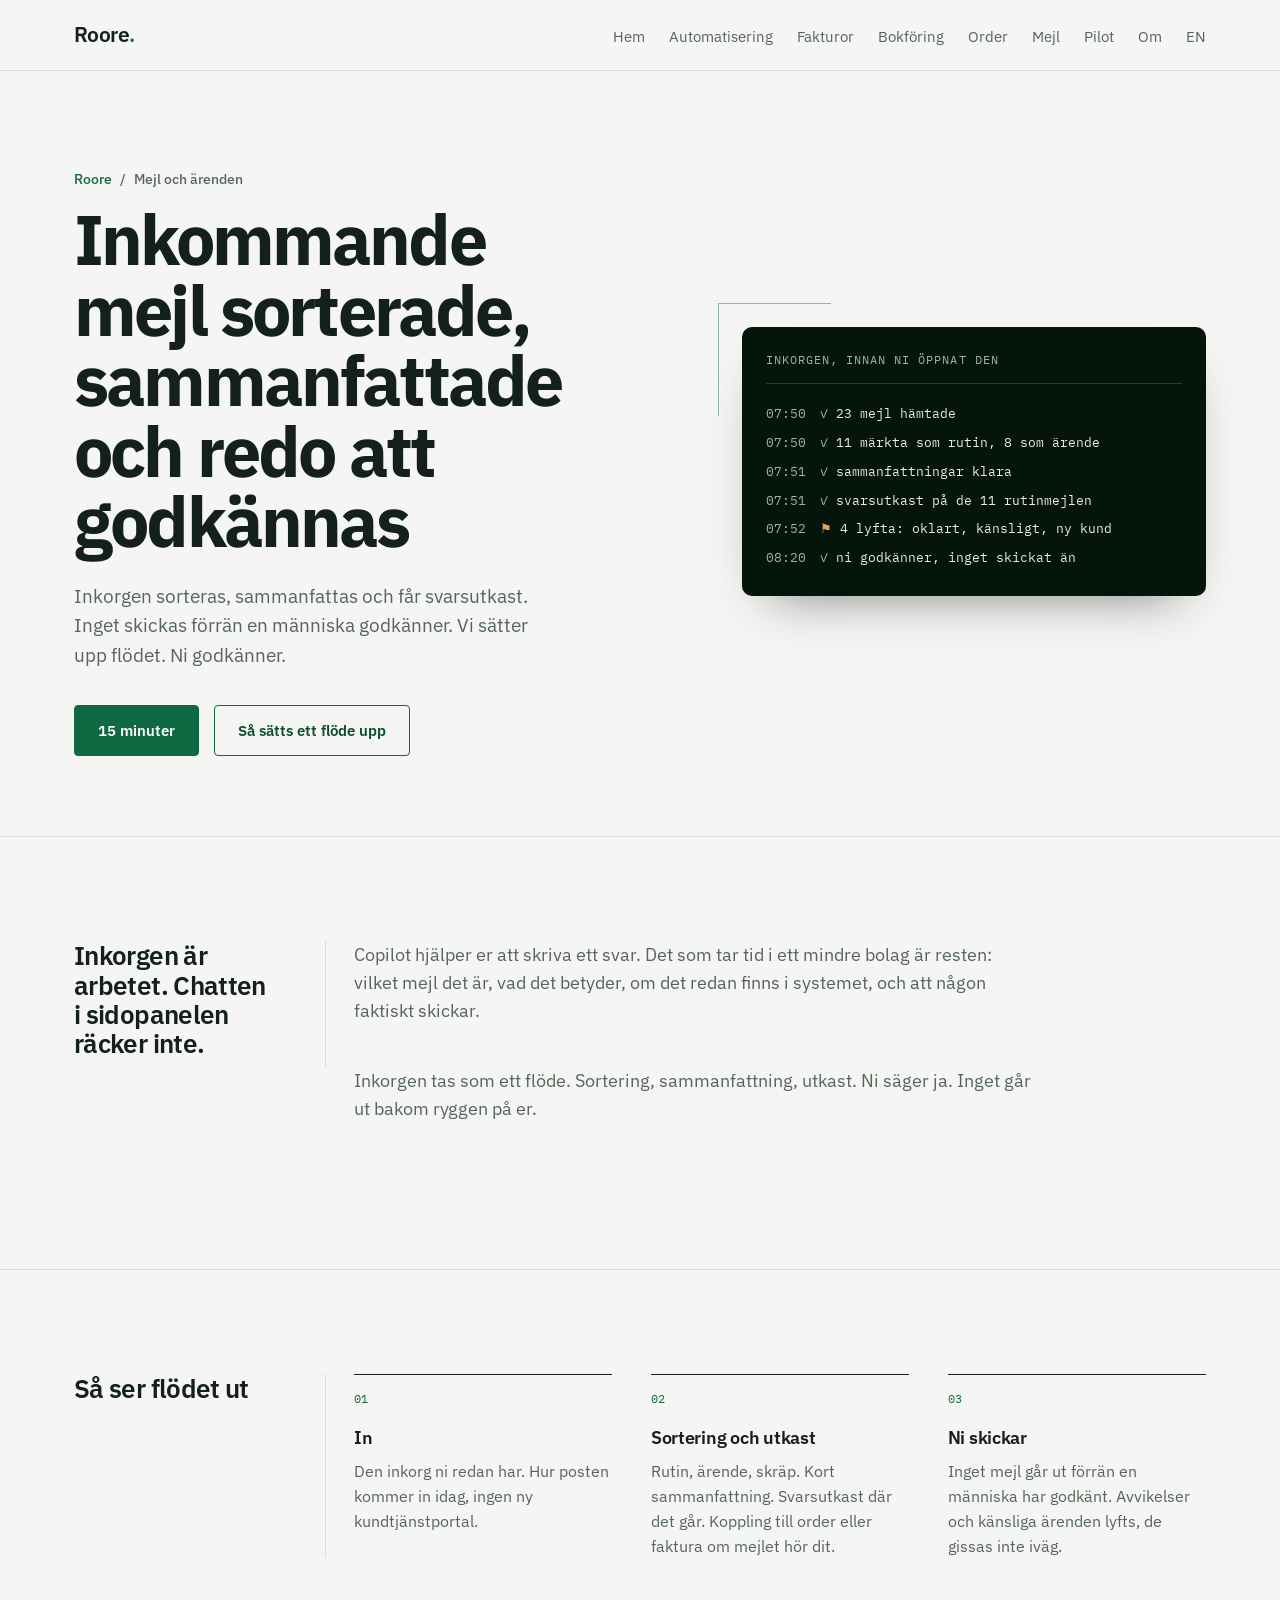
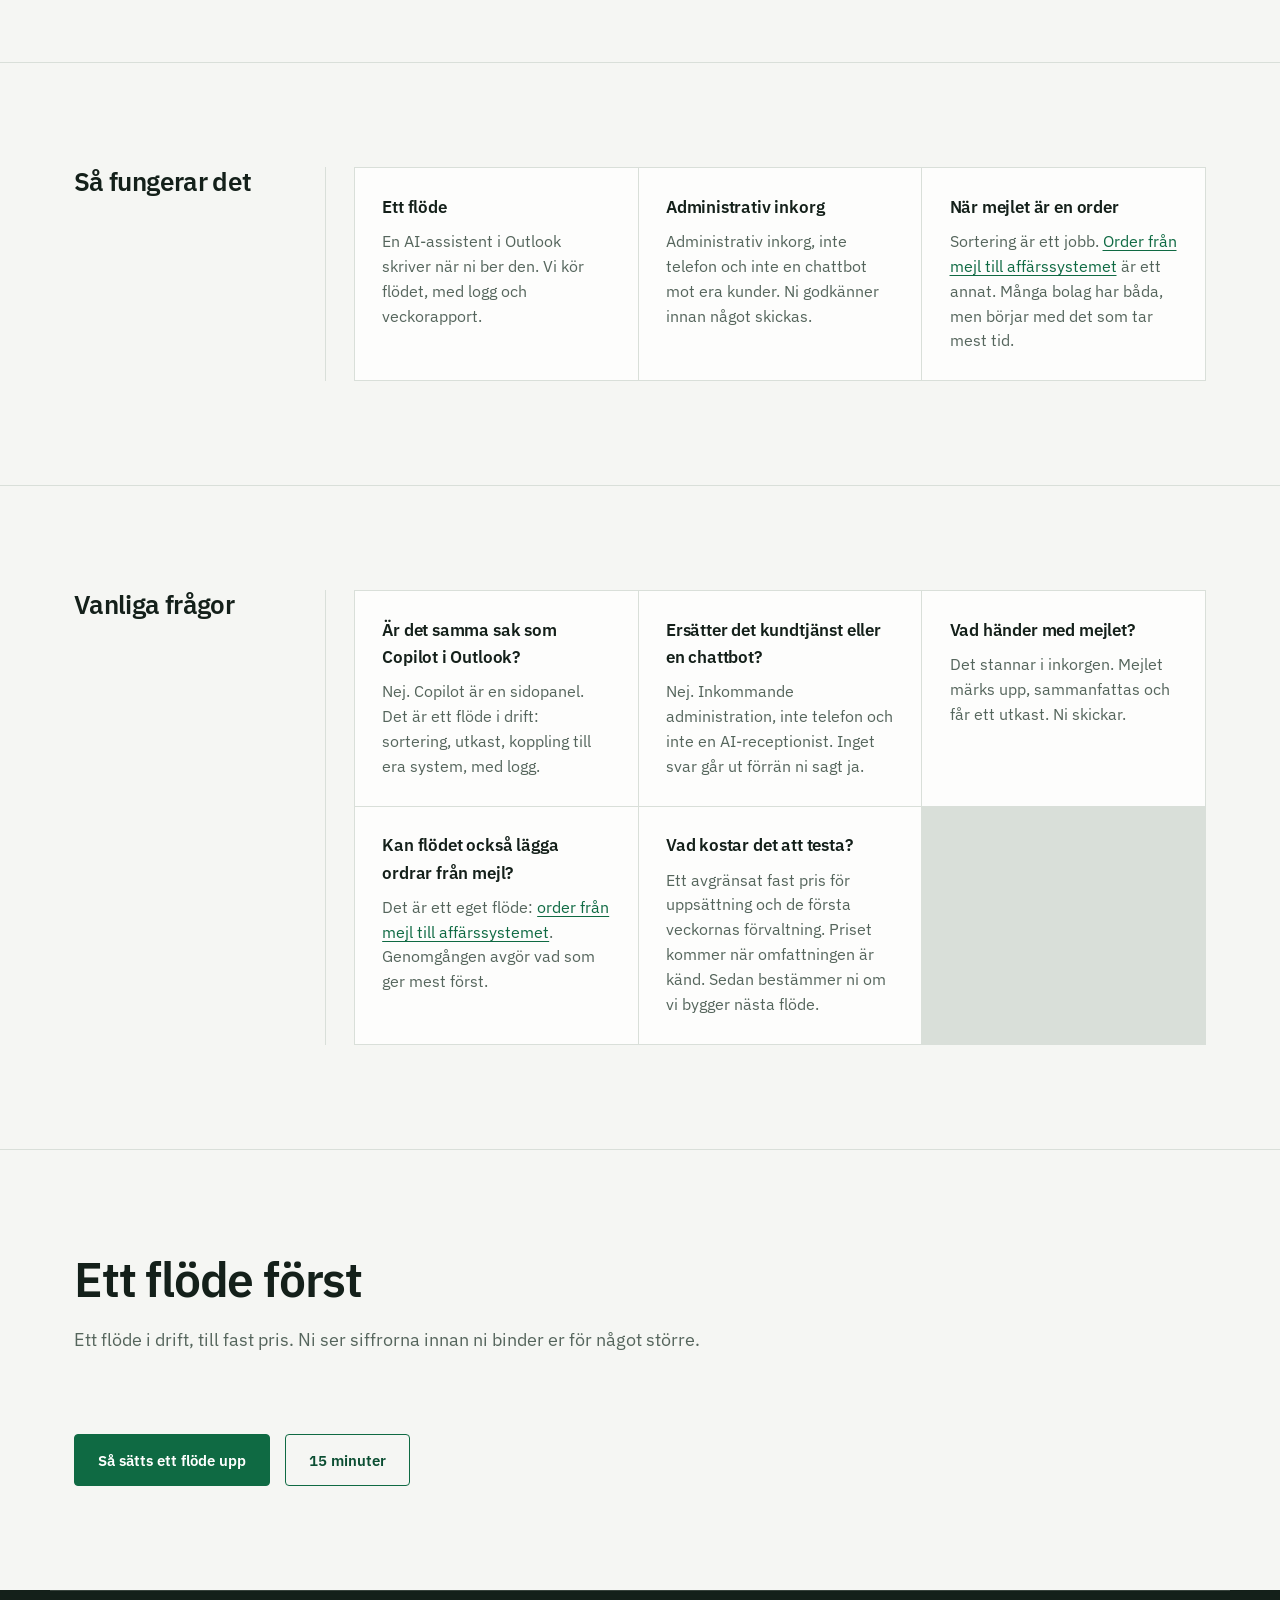
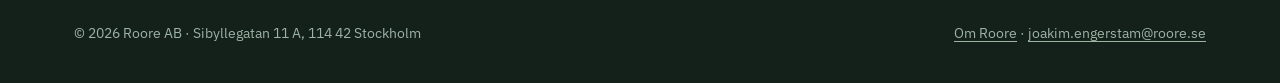
<file: mejl-arenden/index.html>
<!DOCTYPE html>
<html lang="sv">
<head>
    <meta charset="UTF-8">
    <meta name="viewport" content="width=device-width, initial-scale=1.0">
    <title>Mejl och ärenden: sortering och svarsutkast | Roore AB</title>
    <meta name="description" content="Inkorgen sorteras, sammanfattas och får svarsutkast. Inget skickas förrän en människa godkänner. Vi sätter upp flödet. Ni godkänner.">
    <link rel="canonical" href="https://roore.se/mejl-arenden/">
    <meta name="theme-color" content="#0F6A43">
    <meta property="og:type" content="website">
    <meta property="og:locale" content="sv_SE">
    <meta property="og:site_name" content="Roore AB">
    <meta property="og:title" content="Mejl och ärenden: sortering och svarsutkast | Roore AB">
    <meta property="og:description" content="Inkorgen sorteras, sammanfattas och får svarsutkast. Inget skickas förrän en människa godkänner. Vi sätter upp flödet. Ni godkänner.">
    <meta property="og:url" content="https://roore.se/mejl-arenden/">
    <meta property="og:image" content="https://roore.se/images/og.png">
    <meta property="og:image:width" content="1200">
    <meta property="og:image:height" content="630">
    <meta name="twitter:card" content="summary_large_image">
    <meta name="twitter:title" content="Mejl och ärenden: sortering och svarsutkast | Roore AB">
    <meta name="twitter:description" content="Inkorgen sorteras och får svarsutkast. Inget skickas förrän ni säger ja.">
    <meta name="twitter:image" content="https://roore.se/images/og.png">
    <link rel="icon" href="/favicon.svg" type="image/svg+xml">
    <link rel="icon" href="/favicon.ico" sizes="any">
    <link rel="apple-touch-icon" href="/apple-touch-icon.png">
    <script type="application/ld+json">
{
  "@context": "https://schema.org",
  "@graph": [
    {
      "@type": "BreadcrumbList",
      "itemListElement": [
        {"@type": "ListItem", "position": 1, "name": "Roore", "item": "https://roore.se/"},
        {"@type": "ListItem", "position": 2, "name": "Mejl och ärenden", "item": "https://roore.se/mejl-arenden/"}
      ]
    },
    {
      "@type": "Service",
      "name": "Mejl och ärenden",
      "url": "https://roore.se/mejl-arenden/",
      "provider": {"@id": "https://roore.se/#organization"},
      "areaServed": {"@type": "Country", "name": "Sweden"},
      "description": "Inkommande mejl sorteras, sammanfattas och får svarsutkast. Inget skickas förrän ni godkänner. Vi sätter upp och förvaltar flödet."
    },
    {
      "@type": "FAQPage",
      "mainEntity": [
        {
          "@type": "Question",
          "name": "Är det samma sak som Copilot i Outlook?",
          "acceptedAnswer": {
            "@type": "Answer",
            "text": "Nej. Copilot är en sidopanel i mejlet. Flödet från Roore är ett flöde i drift: sortering, sammanfattning, svarsutkast och koppling till era system, med logg och veckorapport."
          }
        },
        {
          "@type": "Question",
          "name": "Ersätter det kundtjänst eller en chattbot?",
          "acceptedAnswer": {
            "@type": "Answer",
            "text": "Nej. Vi tar inkommande administration, inte telefon och inte en AI-receptionist. Inget svar går ut förrän en människa har sagt ja."
          }
        },
        {
          "@type": "Question",
          "name": "Vad händer med mejlet?",
          "acceptedAnswer": {
            "@type": "Answer",
            "text": "Det stannar i inkorgen. Mejlet märks upp, sammanfattas och får ett utkast. Ni skickar, eller slänger utkastet."
          }
        },
        {
          "@type": "Question",
          "name": "Kan flödet också lägga ordrar från mejl?",
          "acceptedAnswer": {
            "@type": "Answer",
            "text": "Det är ett eget flöde. Sortering och svarsutkast är ett jobb. Order från mejl till affärssystemet är ett annat. Genomgången avgör vad som ger mest först."
          }
        },
        {
          "@type": "Question",
          "name": "Vad kostar det att testa?",
          "acceptedAnswer": {
            "@type": "Answer",
            "text": "Ett avgränsat fast pris för uppsättning och de första veckornas förvaltning. Priset kommer när omfattningen är känd. Sedan bestämmer ni om vi bygger nästa flöde."
          }
        }
      ]
    }
  ]
}
    </script>
    <link rel="preconnect" href="https://fonts.googleapis.com">
    <link rel="preconnect" href="https://fonts.gstatic.com" crossorigin>
    <link href="https://fonts.googleapis.com/css2?family=IBM+Plex+Sans:wght@400;500;600;700&family=IBM+Plex+Mono:wght@400;500&display=swap" rel="stylesheet">
    <link rel="stylesheet" href="/styles.css">
</head>

<body>
    <header class="site">
        <div class="site-bar">
            <a href="/" class="logo">Roore<em>.</em></a>
            <nav class="site-nav" aria-label="Sidnavigation">
                <a href="/">Hem</a>
                <a href="/ai-medarbetare/">Automatisering</a>
                <a href="/leverantorsfakturor-fortnox/">Fakturor</a>
                <a href="/bokforing/">Bokföring</a>
                <a href="/order-fran-mejl/">Order</a>
                <a href="/mejl-arenden/">Mejl</a>
                <a href="/pilot/">Pilot</a>
                <a href="/om/">Om</a>
                <a href="/en/" hreflang="en">EN</a>
            </nav>
        </div>
    </header>

    <main id="top">
        <section class="hero">
            <div class="wrap hero-grid">
                <div>
                    <nav class="crumbs" aria-label="Brödsmulor">
                        <a href="/">Roore</a>
                        <span aria-hidden="true">/</span>
                        <span aria-current="page">Mejl och ärenden</span>
                    </nav>
                    <h1>Inkommande mejl sorterade, sammanfattade och redo att godkännas</h1>
                    <p class="lede">
                        Inkorgen sorteras, sammanfattas och får svarsutkast. Inget skickas förrän en människa godkänner.
                        Vi sätter upp flödet. Ni godkänner.
                    </p>
                    <div class="cta-row">
                        <a href="mailto:joakim.engerstam@roore.se?subject=Pilot%3A%20mejl%20och%20%C3%A4renden" class="btn btn-primary">15 minuter</a>
                        <a href="/pilot/" class="btn btn-ghost">Så sätts ett flöde upp</a>
                    </div>
                </div>

                <div class="log-card" aria-label="Exempel: morgonens inkorg">
                    <p class="log-title">Inkorgen, innan ni öppnat den</p>
                    <ol>
                        <li><span class="log-time">07:50</span><span><span class="log-ok">✓</span> 23 mejl hämtade</span></li>
                        <li><span class="log-time">07:50</span><span><span class="log-ok">✓</span> 11 märkta som rutin, 8 som ärende</span></li>
                        <li><span class="log-time">07:51</span><span><span class="log-ok">✓</span> sammanfattningar klara</span></li>
                        <li><span class="log-time">07:51</span><span><span class="log-ok">✓</span> svarsutkast på de 11 rutinmejlen</span></li>
                        <li><span class="log-time">07:52</span><span><span class="log-flag">⚑</span> 4 lyfta: oklart, känsligt, ny kund</span></li>
                        <li><span class="log-time">08:20</span><span><span class="log-ok">✓</span> ni godkänner, inget skickat än</span></li>
                    </ol>
                </div>
            </div>
        </section>

        <section class="block">
            <div class="wrap">
                <h2>Inkorgen är arbetet. Chatten i sidopanelen räcker inte.</h2>
                <p class="intro">
                    Copilot hjälper er att skriva ett svar. Det som tar tid i ett mindre bolag är resten:
                    vilket mejl det är, vad det betyder, om det redan finns i systemet, och att någon faktiskt skickar.
                </p>
                <p class="intro">
                    Inkorgen tas som ett flöde. Sortering, sammanfattning, utkast.
                    Ni säger ja. Inget går ut bakom ryggen på er.
                </p>
            </div>
        </section>

        <section class="block">
            <div class="wrap">
                <h2>Så ser flödet ut</h2>
                <div class="steps">
                    <div class="step">
                        <h3>In</h3>
                        <p>Den inkorg ni redan har. Hur posten kommer in idag, ingen ny kundtjänstportal.</p>
                    </div>
                    <div class="step">
                        <h3>Sortering och utkast</h3>
                        <p>Rutin, ärende, skräp. Kort sammanfattning. Svarsutkast där det går. Koppling till order eller faktura om mejlet hör dit.</p>
                    </div>
                    <div class="step">
                        <h3>Ni skickar</h3>
                        <p>Inget mejl går ut förrän en människa har godkänt. Avvikelser och känsliga ärenden lyfts, de gissas inte iväg.</p>
                    </div>
                </div>
            </div>
        </section>

        <section class="block">
            <div class="wrap">
                <h2>Så fungerar det</h2>
                <div class="flows">
                    <div class="flow">
                        <h3>Ett flöde</h3>
                        <p>En AI-assistent i Outlook skriver när ni ber den. Vi kör flödet, med logg och veckorapport.</p>
                    </div>
                    <div class="flow">
                        <h3>Administrativ inkorg</h3>
                        <p>Administrativ inkorg, inte telefon och inte en chattbot mot era kunder. Ni godkänner innan något skickas.</p>
                    </div>
                    <div class="flow">
                        <h3>När mejlet är en order</h3>
                        <p>Sortering är ett jobb. <a href="/order-fran-mejl/">Order från mejl till affärssystemet</a> är ett annat. Många bolag har båda, men börjar med det som tar mest tid.</p>
                    </div>
                </div>
            </div>
        </section>

        <section class="block" id="faq">
            <div class="wrap">
                <h2>Vanliga frågor</h2>
                <div class="flows">
                    <div class="flow">
                        <h3>Är det samma sak som Copilot i Outlook?</h3>
                        <p>Nej. Copilot är en sidopanel. Det är ett flöde i drift: sortering, utkast, koppling till era system, med logg.</p>
                    </div>
                    <div class="flow">
                        <h3>Ersätter det kundtjänst eller en chattbot?</h3>
                        <p>Nej. Inkommande administration, inte telefon och inte en AI-receptionist. Inget svar går ut förrän ni sagt ja.</p>
                    </div>
                    <div class="flow">
                        <h3>Vad händer med mejlet?</h3>
                        <p>Det stannar i inkorgen. Mejlet märks upp, sammanfattas och får ett utkast. Ni skickar.</p>
                    </div>
                    <div class="flow">
                        <h3>Kan flödet också lägga ordrar från mejl?</h3>
                        <p>Det är ett eget flöde: <a href="/order-fran-mejl/">order från mejl till affärssystemet</a>. Genomgången avgör vad som ger mest först.</p>
                    </div>
                    <div class="flow">
                        <h3>Vad kostar det att testa?</h3>
                        <p>Ett avgränsat fast pris för uppsättning och de första veckornas förvaltning. Priset kommer när omfattningen är känd. Sedan bestämmer ni om vi bygger nästa flöde.</p>
                    </div>
                </div>
            </div>
        </section>

        <section class="block" id="pilot">
            <div class="wrap">
                <h2>Ett flöde först</h2>
                <p class="intro">Ett flöde i drift, till fast pris. Ni ser siffrorna innan ni binder er för något större.</p>
                <div class="cta-row">
                    <a href="/pilot/" class="btn btn-primary">Så sätts ett flöde upp</a>
                    <a href="mailto:joakim.engerstam@roore.se?subject=Pilot%3A%20mejl%20och%20%C3%A4renden" class="btn btn-ghost">15 minuter</a>
                </div>
            </div>
        </section>
    </main>

    <footer class="site">
        <div class="wrap">
            <span>© 2026 Roore AB · Sibyllegatan 11 A, 114 42 Stockholm</span>
            <span><a href="/om/">Om Roore</a> · <a href="mailto:joakim.engerstam@roore.se">joakim.engerstam@roore.se</a></span>
        </div>
    </footer>
</body>
</html>
</file>
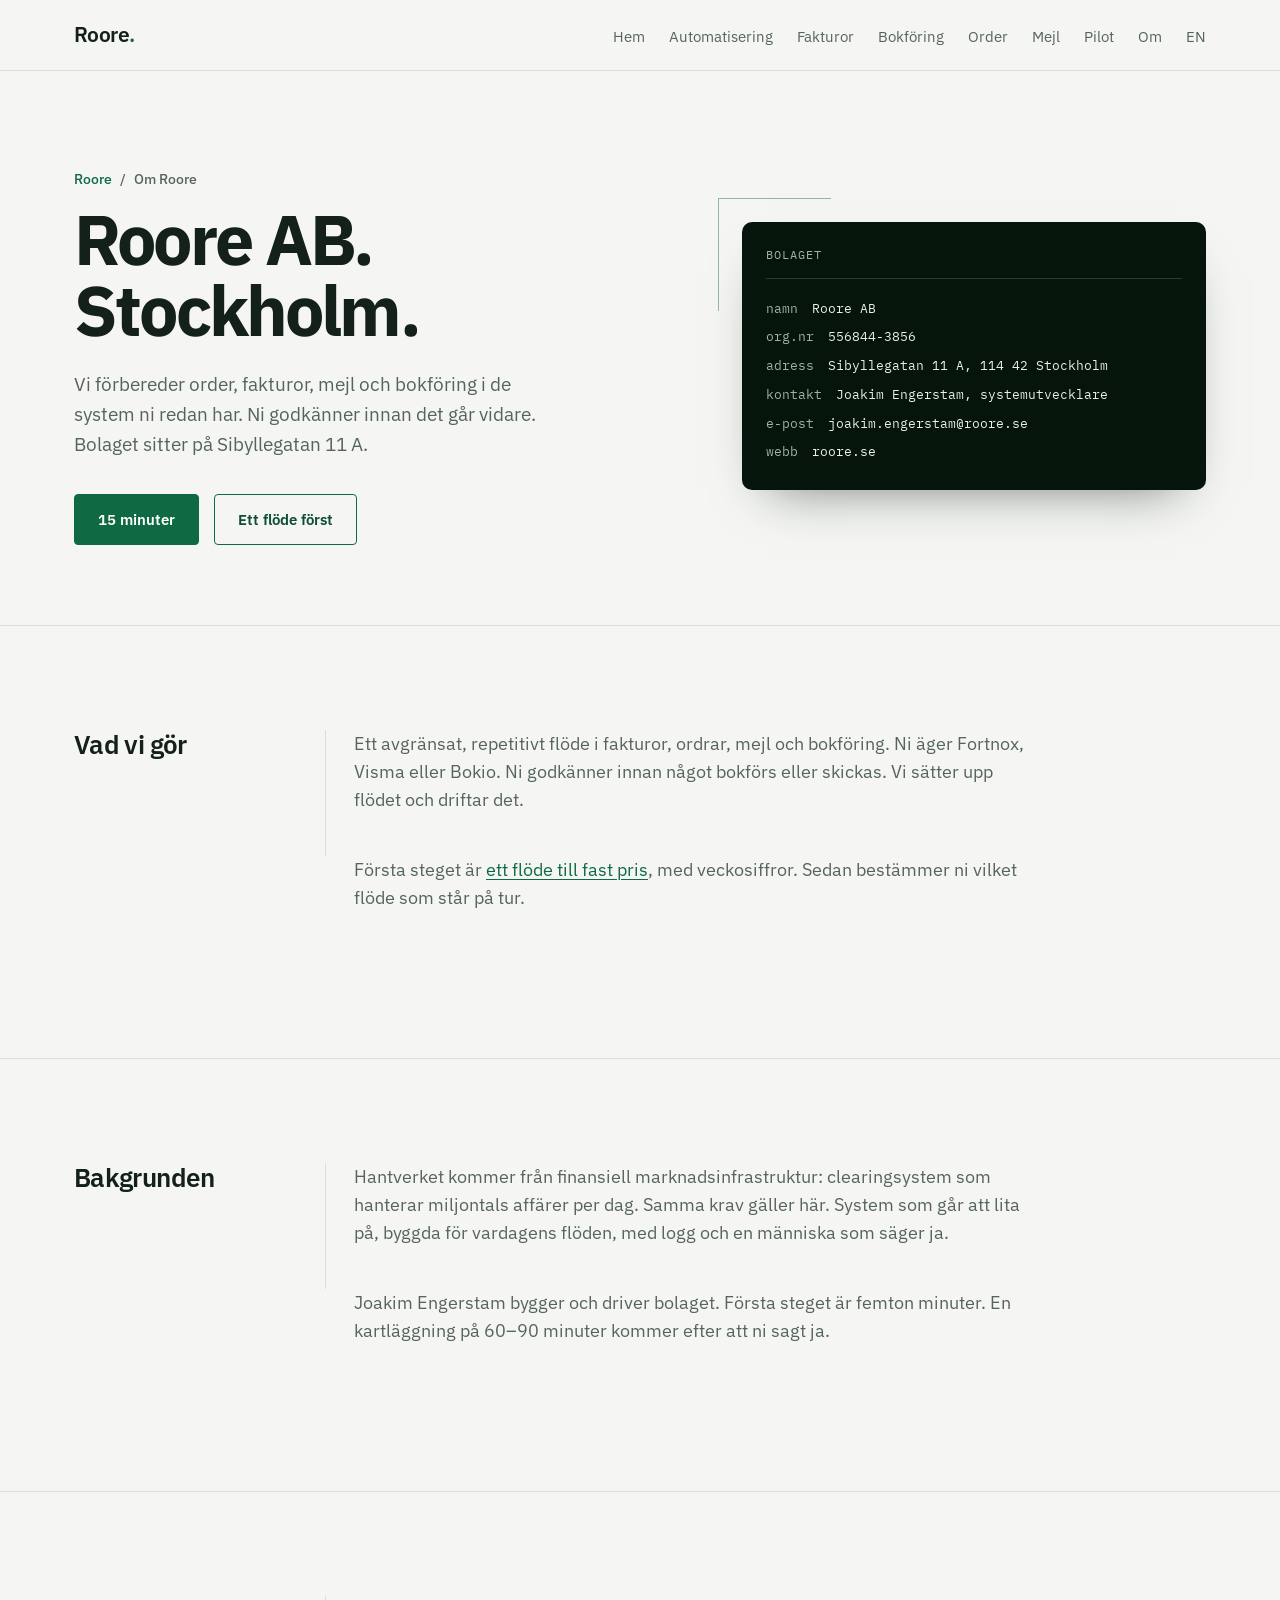
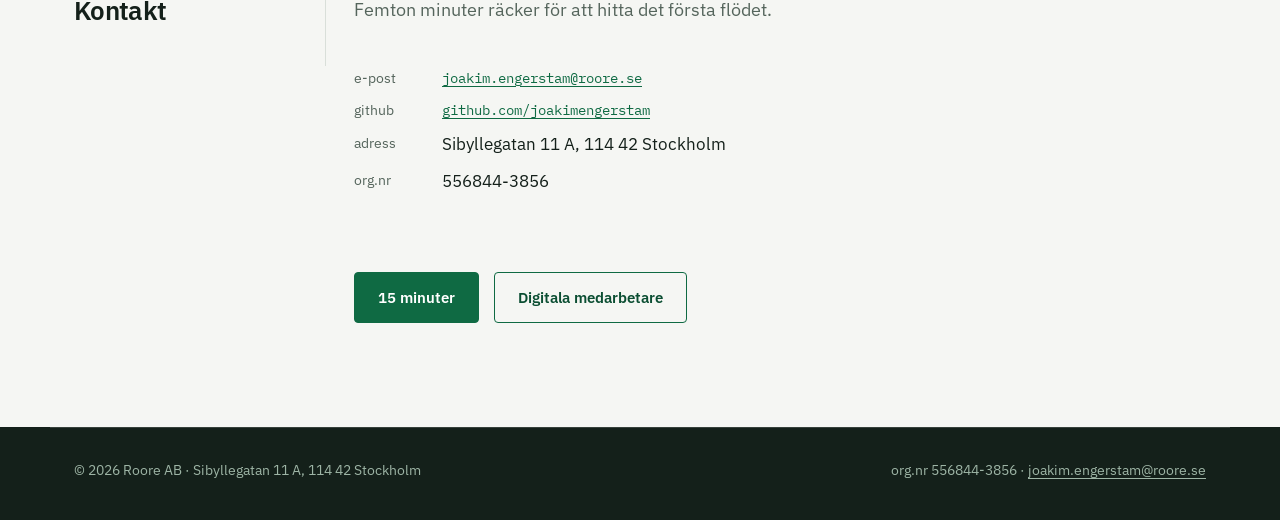
<file: om/index.html>
<!DOCTYPE html>
<html lang="sv">
<head>
    <meta charset="UTF-8">
    <meta name="viewport" content="width=device-width, initial-scale=1.0">
    <title>Om Roore AB, automatisering i Stockholm</title>
    <meta name="description" content="Roore AB är Joakim Engerstam, Stockholm. Vi bygger automatisering för order, fakturor, mejl och bokföring i Fortnox, Visma och Bokio. Ni godkänner.">
    <link rel="canonical" href="https://roore.se/om/">
    <meta name="theme-color" content="#0F6A43">
    <meta property="og:type" content="website">
    <meta property="og:locale" content="sv_SE">
    <meta property="og:site_name" content="Roore AB">
    <meta property="og:title" content="Om Roore AB, automatisering i Stockholm">
    <meta property="og:description" content="Roore AB är Joakim Engerstam, Stockholm. Vi bygger automatisering för order, fakturor, mejl och bokföring i Fortnox, Visma och Bokio. Ni godkänner.">
    <meta property="og:url" content="https://roore.se/om/">
    <meta property="og:image" content="https://roore.se/images/og.png">
    <meta property="og:image:width" content="1200">
    <meta property="og:image:height" content="630">
    <meta name="twitter:card" content="summary_large_image">
    <meta name="twitter:title" content="Om Roore AB, automatisering i Stockholm">
    <meta name="twitter:description" content="Joakim Engerstam, Roore AB. Stockholm. Vi förbereder. Ni godkänner.">
    <meta name="twitter:image" content="https://roore.se/images/og.png">
    <link rel="icon" href="/favicon.svg" type="image/svg+xml">
    <link rel="icon" href="/favicon.ico" sizes="any">
    <link rel="apple-touch-icon" href="/apple-touch-icon.png">
    <script type="application/ld+json">
{
  "@context": "https://schema.org",
  "@graph": [
    {
      "@type": "BreadcrumbList",
      "itemListElement": [
        {"@type": "ListItem", "position": 1, "name": "Roore", "item": "https://roore.se/"},
        {"@type": "ListItem", "position": 2, "name": "Om Roore", "item": "https://roore.se/om/"}
      ]
    },
    {
      "@type": "AboutPage",
      "name": "Om Roore AB",
      "url": "https://roore.se/om/",
      "about": {"@id": "https://roore.se/#organization"},
      "description": "Joakim Engerstam, Roore AB. Vi förbereder order, fakturor, mejl och bokföring i era system. Ni godkänner. Stockholm."
    },
    {
      "@type": "Organization",
      "@id": "https://roore.se/#organization",
      "name": "Roore AB",
      "url": "https://roore.se/",
      "email": "joakim.engerstam@roore.se",
      "taxID": "556844-3856",
      "logo": "https://roore.se/apple-touch-icon.png",
      "founder": {
        "@type": "Person",
        "name": "Joakim Engerstam",
        "jobTitle": "Systemutvecklare",
        "url": "https://github.com/joakimengerstam"
      },
      "address": {
        "@type": "PostalAddress",
        "streetAddress": "Sibyllegatan 11 A",
        "postalCode": "114 42",
        "addressLocality": "Stockholm",
        "addressCountry": "SE"
      },
      "sameAs": [
        "https://www.linkedin.com/company/roore"
      ]
    }
  ]
}
    </script>
    <link rel="preconnect" href="https://fonts.googleapis.com">
    <link rel="preconnect" href="https://fonts.gstatic.com" crossorigin>
    <link href="https://fonts.googleapis.com/css2?family=IBM+Plex+Sans:wght@400;500;600;700&family=IBM+Plex+Mono:wght@400;500&display=swap" rel="stylesheet">
    <link rel="stylesheet" href="/styles.css">
</head>

<body>
    <header class="site">
        <div class="site-bar">
            <a href="/" class="logo">Roore<em>.</em></a>
            <nav class="site-nav" aria-label="Sidnavigation">
                <a href="/">Hem</a>
                <a href="/ai-medarbetare/">Automatisering</a>
                <a href="/leverantorsfakturor-fortnox/">Fakturor</a>
                <a href="/bokforing/">Bokföring</a>
                <a href="/order-fran-mejl/">Order</a>
                <a href="/mejl-arenden/">Mejl</a>
                <a href="/pilot/">Pilot</a>
                <a href="/om/">Om</a>
                <a href="/en/" hreflang="en">EN</a>
            </nav>
        </div>
    </header>

    <main id="top">
        <section class="hero">
            <div class="wrap hero-grid">
                <div>
                    <nav class="crumbs" aria-label="Brödsmulor">
                        <a href="/">Roore</a>
                        <span aria-hidden="true">/</span>
                        <span aria-current="page">Om Roore</span>
                    </nav>
                    <h1>Roore AB. Stockholm.</h1>
                    <p class="lede">
                        Vi förbereder order, fakturor, mejl och bokföring i de system ni redan har.
                        Ni godkänner innan det går vidare. Bolaget sitter på Sibyllegatan 11 A.
                    </p>
                    <div class="cta-row">
                        <a href="mailto:joakim.engerstam@roore.se?subject=15%20minuter" class="btn btn-primary">15 minuter</a>
                        <a href="/pilot/" class="btn btn-ghost">Ett flöde först</a>
                    </div>
                </div>

                <div class="log-card" aria-label="Bolagsuppgifter">
                    <p class="log-title">Bolaget</p>
                    <ol>
                        <li><span class="log-time">namn</span><span>Roore AB</span></li>
                        <li><span class="log-time">org.nr</span><span>556844-3856</span></li>
                        <li><span class="log-time">adress</span><span>Sibyllegatan 11 A, 114 42 Stockholm</span></li>
                        <li><span class="log-time">kontakt</span><span>Joakim Engerstam, systemutvecklare</span></li>
                        <li><span class="log-time">e-post</span><span>joakim.engerstam@roore.se</span></li>
                        <li><span class="log-time">webb</span><span>roore.se</span></li>
                    </ol>
                </div>
            </div>
        </section>

        <section class="block">
            <div class="wrap">
                <h2>Vad vi gör</h2>
                <p class="intro">
                    Ett avgränsat, repetitivt flöde i fakturor, ordrar, mejl och bokföring.
                    Ni äger Fortnox, Visma eller Bokio. Ni godkänner innan något bokförs eller skickas.
                    Vi sätter upp flödet och driftar det.
                </p>
                <p class="intro">
                    Första steget är <a href="/pilot/">ett flöde till fast pris</a>, med veckosiffror.
                    Sedan bestämmer ni vilket flöde som står på tur.
                </p>
            </div>
        </section>

        <section class="block">
            <div class="wrap">
                <h2>Bakgrunden</h2>
                <p class="intro">
                    Hantverket kommer från finansiell marknadsinfrastruktur: clearingsystem som hanterar
                    miljontals affärer per dag. Samma krav gäller här. System som går att lita på,
                    byggda för vardagens flöden, med logg och en människa som säger ja.
                </p>
                <p class="intro">
                    Joakim Engerstam bygger och driver bolaget. Första steget är femton minuter.
                    En kartläggning på 60–90 minuter kommer efter att ni sagt ja.
                </p>
            </div>
        </section>

        <section class="block">
            <div class="wrap">
                <h2>Kontakt</h2>
                <p class="intro">Femton minuter räcker för att hitta det första flödet.</p>
                <ul class="contact-lines">
                    <li><span class="label">e-post</span><a href="mailto:joakim.engerstam@roore.se">joakim.engerstam@roore.se</a></li>
                    <li><span class="label">github</span><a href="https://github.com/joakimengerstam" rel="noopener">github.com/joakimengerstam</a></li>
                    <li><span class="label">adress</span>Sibyllegatan 11 A, 114 42 Stockholm</li>
                    <li><span class="label">org.nr</span>556844-3856</li>
                </ul>
                <div class="cta-row">
                    <a href="mailto:joakim.engerstam@roore.se?subject=15%20minuter" class="btn btn-primary">15 minuter</a>
                    <a href="/ai-medarbetare/" class="btn btn-ghost">Digitala medarbetare</a>
                </div>
            </div>
        </section>
    </main>

    <footer class="site">
        <div class="wrap">
            <span>© 2026 Roore AB · Sibyllegatan 11 A, 114 42 Stockholm</span>
            <span>org.nr 556844-3856 · <a href="mailto:joakim.engerstam@roore.se">joakim.engerstam@roore.se</a></span>
        </div>
    </footer>
</body>
</html>
</file>
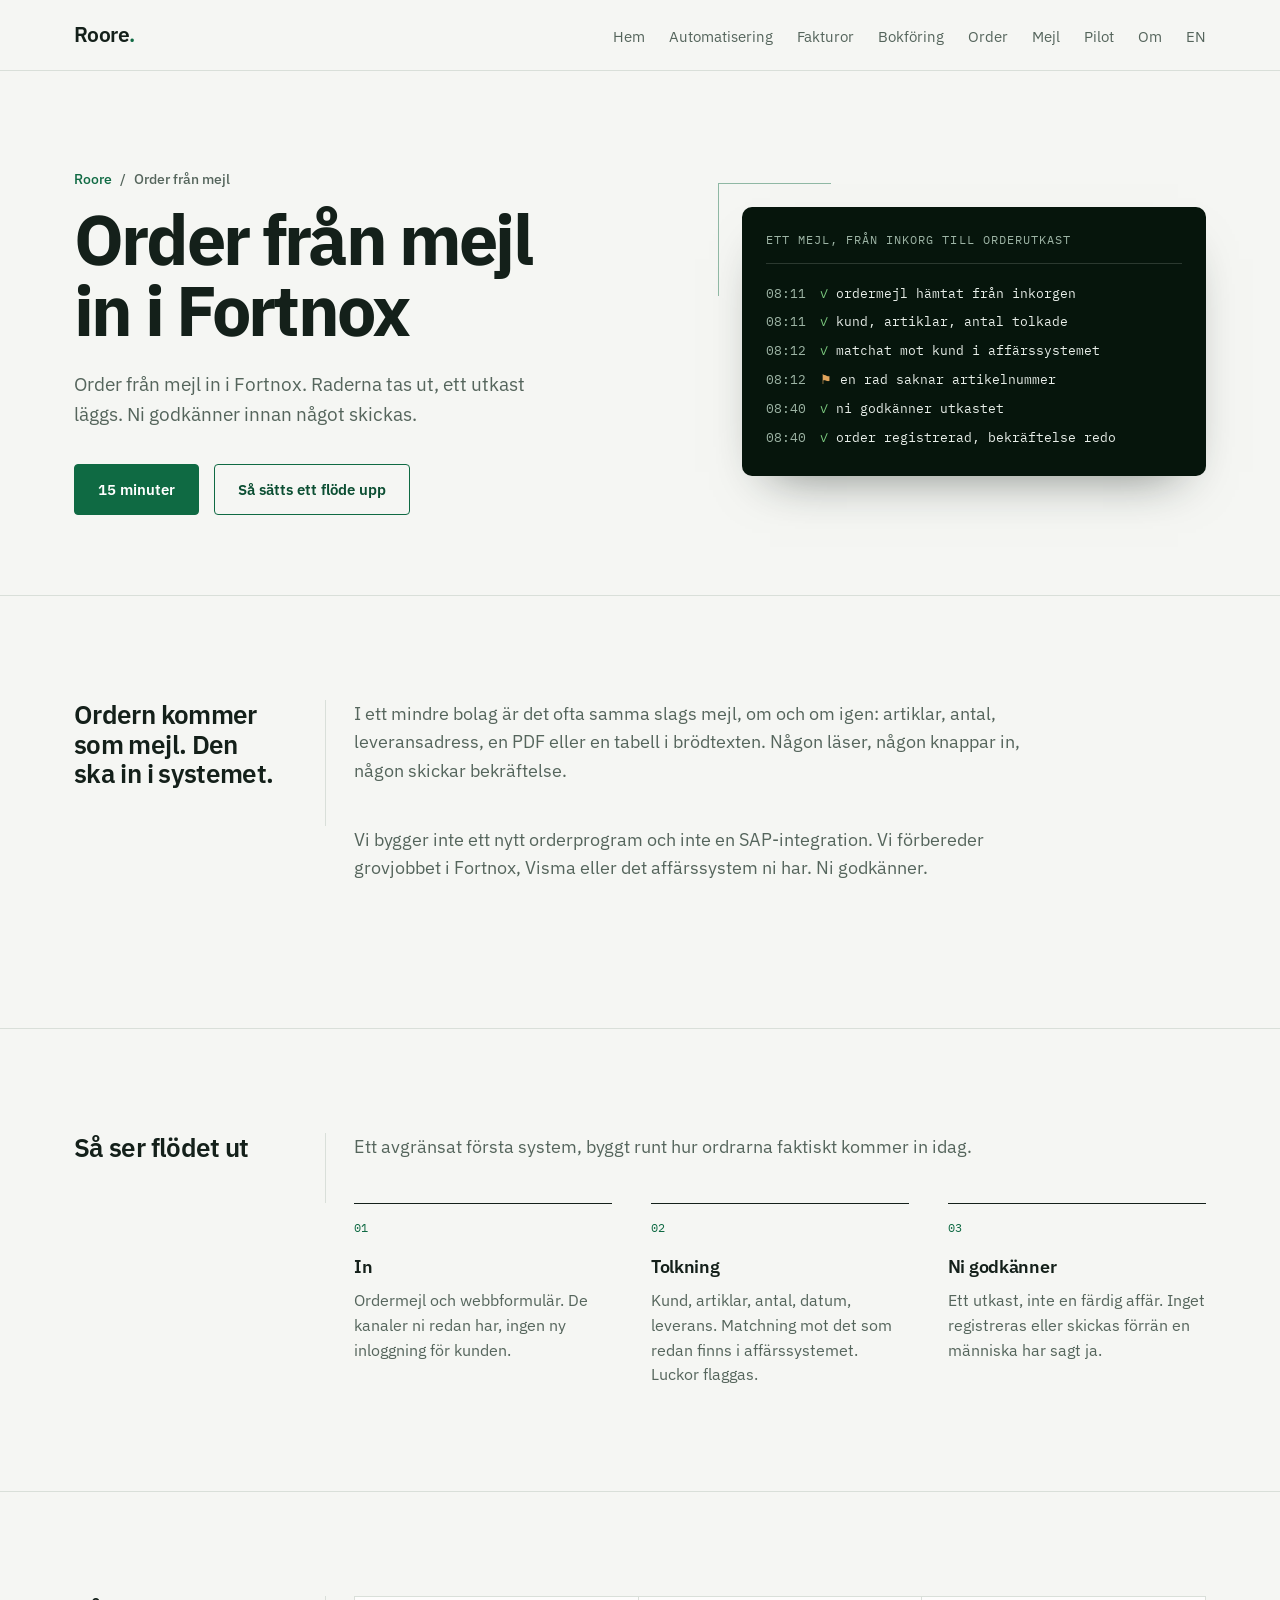
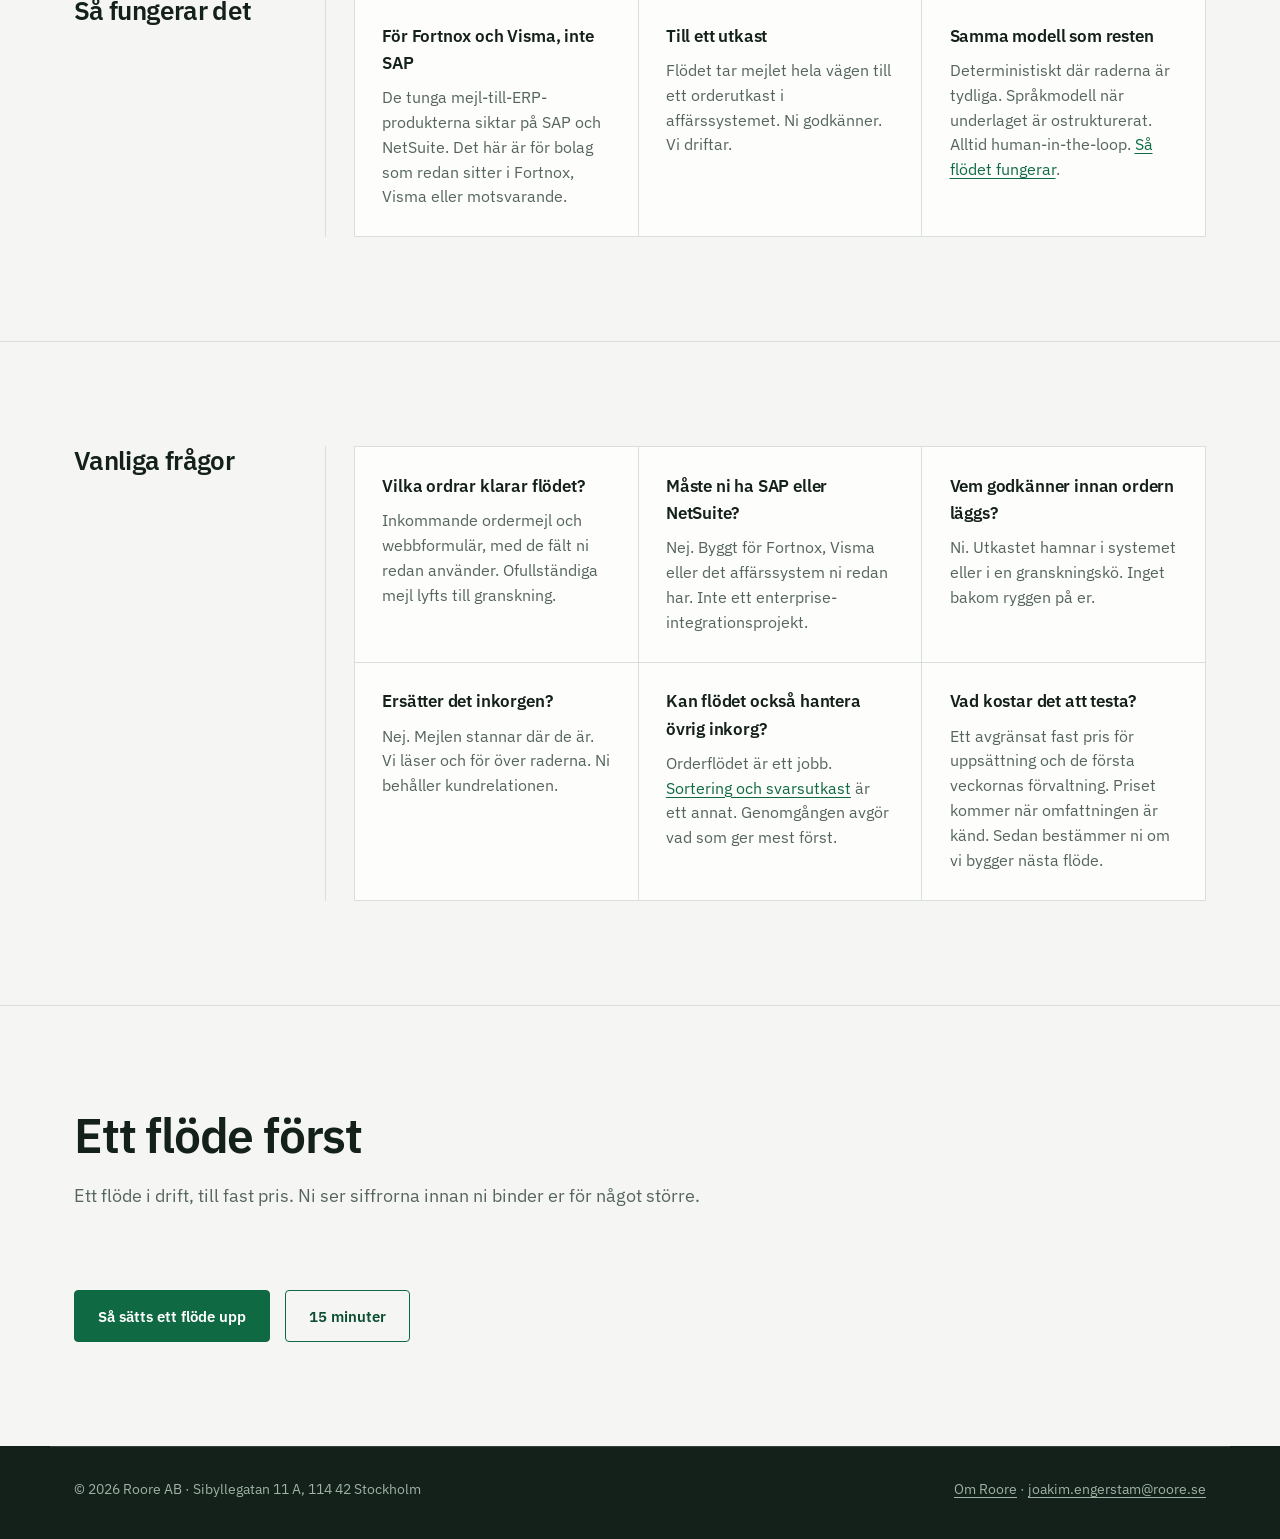
<file: order-fran-mejl/index.html>
<!DOCTYPE html>
<html lang="sv">
<head>
    <meta charset="UTF-8">
    <meta name="viewport" content="width=device-width, initial-scale=1.0">
    <title>Order från mejl in i Fortnox | Roore AB</title>
    <meta name="description" content="Orderrader ur inkommande mejl och webbformulär läggs som utkast i Fortnox eller det affärssystem ni redan har. Ni godkänner innan ordern registreras.">
    <link rel="canonical" href="https://roore.se/order-fran-mejl/">
    <meta name="theme-color" content="#0F6A43">
    <meta property="og:type" content="website">
    <meta property="og:locale" content="sv_SE">
    <meta property="og:site_name" content="Roore AB">
    <meta property="og:title" content="Order från mejl in i Fortnox | Roore AB">
    <meta property="og:description" content="Order från mejl in i Fortnox. Ni godkänner innan något skickas.">
    <meta property="og:url" content="https://roore.se/order-fran-mejl/">
    <meta property="og:image" content="https://roore.se/images/og.png">
    <meta property="og:image:width" content="1200">
    <meta property="og:image:height" content="630">
    <meta name="twitter:card" content="summary_large_image">
    <meta name="twitter:title" content="Order från mejl in i Fortnox | Roore AB">
    <meta name="twitter:description" content="Ordermejl in, utkast i affärssystemet. Ni godkänner. Vi driftar.">
    <meta name="twitter:image" content="https://roore.se/images/og.png">
    <link rel="icon" href="/favicon.svg" type="image/svg+xml">
    <link rel="icon" href="/favicon.ico" sizes="any">
    <link rel="apple-touch-icon" href="/apple-touch-icon.png">
    <script type="application/ld+json">
{
  "@context": "https://schema.org",
  "@graph": [
    {
      "@type": "BreadcrumbList",
      "itemListElement": [
        {"@type": "ListItem", "position": 1, "name": "Roore", "item": "https://roore.se/"},
        {"@type": "ListItem", "position": 2, "name": "Order från mejl", "item": "https://roore.se/order-fran-mejl/"}
      ]
    },
    {
      "@type": "Service",
      "name": "Order från mejl in i Fortnox",
      "url": "https://roore.se/order-fran-mejl/",
      "provider": {"@id": "https://roore.se/#organization"},
      "areaServed": {"@type": "Country", "name": "Sweden"},
      "description": "Inkommande ordermejl och webbformulär läses, raderna tas ut och ett utkast läggs i affärssystemet. Ni godkänner innan något skickas eller registreras."
    },
    {
      "@type": "FAQPage",
      "mainEntity": [
        {
          "@type": "Question",
          "name": "Vilka ordrar klarar flödet?",
          "acceptedAnswer": {
            "@type": "Answer",
            "text": "Inkommande ordermejl och webbformulär, med de fält ni redan använder: kund, artiklar, antal, leverans. Ovanliga eller ofullständiga mejl lyfts till granskning i stället för att gissas in."
          }
        },
        {
          "@type": "Question",
          "name": "Måste ni ha SAP eller NetSuite?",
          "acceptedAnswer": {
            "@type": "Answer",
            "text": "Nej. Det här är byggt för mindre och medelstora bolag i Fortnox, Visma eller det affärssystem ni redan har. Inte ett enterprise-integrationsprojekt."
          }
        },
        {
          "@type": "Question",
          "name": "Vem godkänner innan ordern läggs?",
          "acceptedAnswer": {
            "@type": "Answer",
            "text": "Ni. Utkastet hamnar i systemet eller i en granskningskö. Inget registreras eller bekräftas bakom ryggen på er."
          }
        },
        {
          "@type": "Question",
          "name": "Ersätter det inkorgen?",
          "acceptedAnswer": {
            "@type": "Answer",
            "text": "Nej. Mejlen stannar där de är. Vi läser, tolkar och för över raderna. Ni behåller inkorgen och kundrelationen."
          }
        },
        {
          "@type": "Question",
          "name": "Vad kostar det att testa?",
          "acceptedAnswer": {
            "@type": "Answer",
            "text": "Ett avgränsat fast pris för uppsättning och de första veckornas förvaltning av just det här flödet. Priset kommer när omfattningen är känd. Sedan bestämmer ni om vi bygger nästa flöde."
          }
        }
      ]
    }
  ]
}
    </script>
    <link rel="preconnect" href="https://fonts.googleapis.com">
    <link rel="preconnect" href="https://fonts.gstatic.com" crossorigin>
    <link href="https://fonts.googleapis.com/css2?family=IBM+Plex+Sans:wght@400;500;600;700&family=IBM+Plex+Mono:wght@400;500&display=swap" rel="stylesheet">
    <link rel="stylesheet" href="/styles.css">
</head>

<body>
    <header class="site">
        <div class="site-bar">
            <a href="/" class="logo">Roore<em>.</em></a>
            <nav class="site-nav" aria-label="Sidnavigation">
                <a href="/">Hem</a>
                <a href="/ai-medarbetare/">Automatisering</a>
                <a href="/leverantorsfakturor-fortnox/">Fakturor</a>
                <a href="/bokforing/">Bokföring</a>
                <a href="/order-fran-mejl/">Order</a>
                <a href="/mejl-arenden/">Mejl</a>
                <a href="/pilot/">Pilot</a>
                <a href="/om/">Om</a>
                <a href="/en/" hreflang="en">EN</a>
            </nav>
        </div>
    </header>

    <main id="top">
        <section class="hero">
            <div class="wrap hero-grid">
                <div>
                    <nav class="crumbs" aria-label="Brödsmulor">
                        <a href="/">Roore</a>
                        <span aria-hidden="true">/</span>
                        <span aria-current="page">Order från mejl</span>
                    </nav>
                    <h1>Order från mejl in i Fortnox</h1>
                    <p class="lede">
                        Order från mejl in i Fortnox. Raderna tas ut, ett utkast läggs.
                        Ni godkänner innan något skickas.
                    </p>
                    <div class="cta-row">
                        <a href="mailto:joakim.engerstam@roore.se?subject=Pilot%3A%20order%20fr%C3%A5n%20mejl" class="btn btn-primary">15 minuter</a>
                        <a href="/pilot/" class="btn btn-ghost">Så sätts ett flöde upp</a>
                    </div>
                </div>

                <div class="log-card" aria-label="Exempel: ordermejl till affärssystem">
                    <p class="log-title">Ett mejl, från inkorg till orderutkast</p>
                    <ol>
                        <li><span class="log-time">08:11</span><span><span class="log-ok">✓</span> ordermejl hämtat från inkorgen</span></li>
                        <li><span class="log-time">08:11</span><span><span class="log-ok">✓</span> kund, artiklar, antal tolkade</span></li>
                        <li><span class="log-time">08:12</span><span><span class="log-ok">✓</span> matchat mot kund i affärssystemet</span></li>
                        <li><span class="log-time">08:12</span><span><span class="log-flag">⚑</span> en rad saknar artikelnummer</span></li>
                        <li><span class="log-time">08:40</span><span><span class="log-ok">✓</span> ni godkänner utkastet</span></li>
                        <li><span class="log-time">08:40</span><span><span class="log-ok">✓</span> order registrerad, bekräftelse redo</span></li>
                    </ol>
                </div>
            </div>
        </section>

        <section class="block">
            <div class="wrap">
                <h2>Ordern kommer som mejl. Den ska in i systemet.</h2>
                <p class="intro">
                    I ett mindre bolag är det ofta samma slags mejl, om och om igen: artiklar, antal, leveransadress,
                    en PDF eller en tabell i brödtexten. Någon läser, någon knappar in, någon skickar bekräftelse.
                </p>
                <p class="intro">
                    Vi bygger inte ett nytt orderprogram och inte en SAP-integration.
                    Vi förbereder grovjobbet i Fortnox, Visma eller det affärssystem ni har. Ni godkänner.
                </p>
            </div>
        </section>

        <section class="block">
            <div class="wrap">
                <h2>Så ser flödet ut</h2>
                <p class="intro">Ett avgränsat första system, byggt runt hur ordrarna faktiskt kommer in idag.</p>
                <div class="steps">
                    <div class="step">
                        <h3>In</h3>
                        <p>Ordermejl och webbformulär. De kanaler ni redan har, ingen ny inloggning för kunden.</p>
                    </div>
                    <div class="step">
                        <h3>Tolkning</h3>
                        <p>Kund, artiklar, antal, datum, leverans. Matchning mot det som redan finns i affärssystemet. Luckor flaggas.</p>
                    </div>
                    <div class="step">
                        <h3>Ni godkänner</h3>
                        <p>Ett utkast, inte en färdig affär. Inget registreras eller skickas förrän en människa har sagt ja.</p>
                    </div>
                </div>
            </div>
        </section>

        <section class="block">
            <div class="wrap">
                <h2>Så fungerar det</h2>
                <div class="flows">
                    <div class="flow">
                        <h3>För Fortnox och Visma, inte SAP</h3>
                        <p>De tunga mejl-till-ERP-produkterna siktar på SAP och NetSuite. Det här är för bolag som redan sitter i Fortnox, Visma eller motsvarande.</p>
                    </div>
                    <div class="flow">
                        <h3>Till ett utkast</h3>
                        <p>Flödet tar mejlet hela vägen till ett orderutkast i affärssystemet. Ni godkänner. Vi driftar.</p>
                    </div>
                    <div class="flow">
                        <h3>Samma modell som resten</h3>
                        <p>Deterministiskt där raderna är tydliga. Språkmodell när underlaget är ostrukturerat. Alltid human-in-the-loop. <a href="/ai-medarbetare/">Så flödet fungerar</a>.</p>
                    </div>
                </div>
            </div>
        </section>

        <section class="block" id="faq">
            <div class="wrap">
                <h2>Vanliga frågor</h2>
                <div class="flows">
                    <div class="flow">
                        <h3>Vilka ordrar klarar flödet?</h3>
                        <p>Inkommande ordermejl och webbformulär, med de fält ni redan använder. Ofullständiga mejl lyfts till granskning.</p>
                    </div>
                    <div class="flow">
                        <h3>Måste ni ha SAP eller NetSuite?</h3>
                        <p>Nej. Byggt för Fortnox, Visma eller det affärssystem ni redan har. Inte ett enterprise-integrationsprojekt.</p>
                    </div>
                    <div class="flow">
                        <h3>Vem godkänner innan ordern läggs?</h3>
                        <p>Ni. Utkastet hamnar i systemet eller i en granskningskö. Inget bakom ryggen på er.</p>
                    </div>
                    <div class="flow">
                        <h3>Ersätter det inkorgen?</h3>
                        <p>Nej. Mejlen stannar där de är. Vi läser och för över raderna. Ni behåller kundrelationen.</p>
                    </div>
                    <div class="flow">
                        <h3>Kan flödet också hantera övrig inkorg?</h3>
                        <p>Orderflödet är ett jobb. <a href="/mejl-arenden/">Sortering och svarsutkast</a> är ett annat. Genomgången avgör vad som ger mest först.</p>
                    </div>
                    <div class="flow">
                        <h3>Vad kostar det att testa?</h3>
                        <p>Ett avgränsat fast pris för uppsättning och de första veckornas förvaltning. Priset kommer när omfattningen är känd. Sedan bestämmer ni om vi bygger nästa flöde.</p>
                    </div>
                </div>
            </div>
        </section>

        <section class="block" id="pilot">
            <div class="wrap">
                <h2>Ett flöde först</h2>
                <p class="intro">Ett flöde i drift, till fast pris. Ni ser siffrorna innan ni binder er för något större.</p>
                <div class="cta-row">
                    <a href="/pilot/" class="btn btn-primary">Så sätts ett flöde upp</a>
                    <a href="mailto:joakim.engerstam@roore.se?subject=Pilot%3A%20order%20fr%C3%A5n%20mejl" class="btn btn-ghost">15 minuter</a>
                </div>
            </div>
        </section>
    </main>

    <footer class="site">
        <div class="wrap">
            <span>© 2026 Roore AB · Sibyllegatan 11 A, 114 42 Stockholm</span>
            <span><a href="/om/">Om Roore</a> · <a href="mailto:joakim.engerstam@roore.se">joakim.engerstam@roore.se</a></span>
        </div>
    </footer>
</body>
</html>
</file>
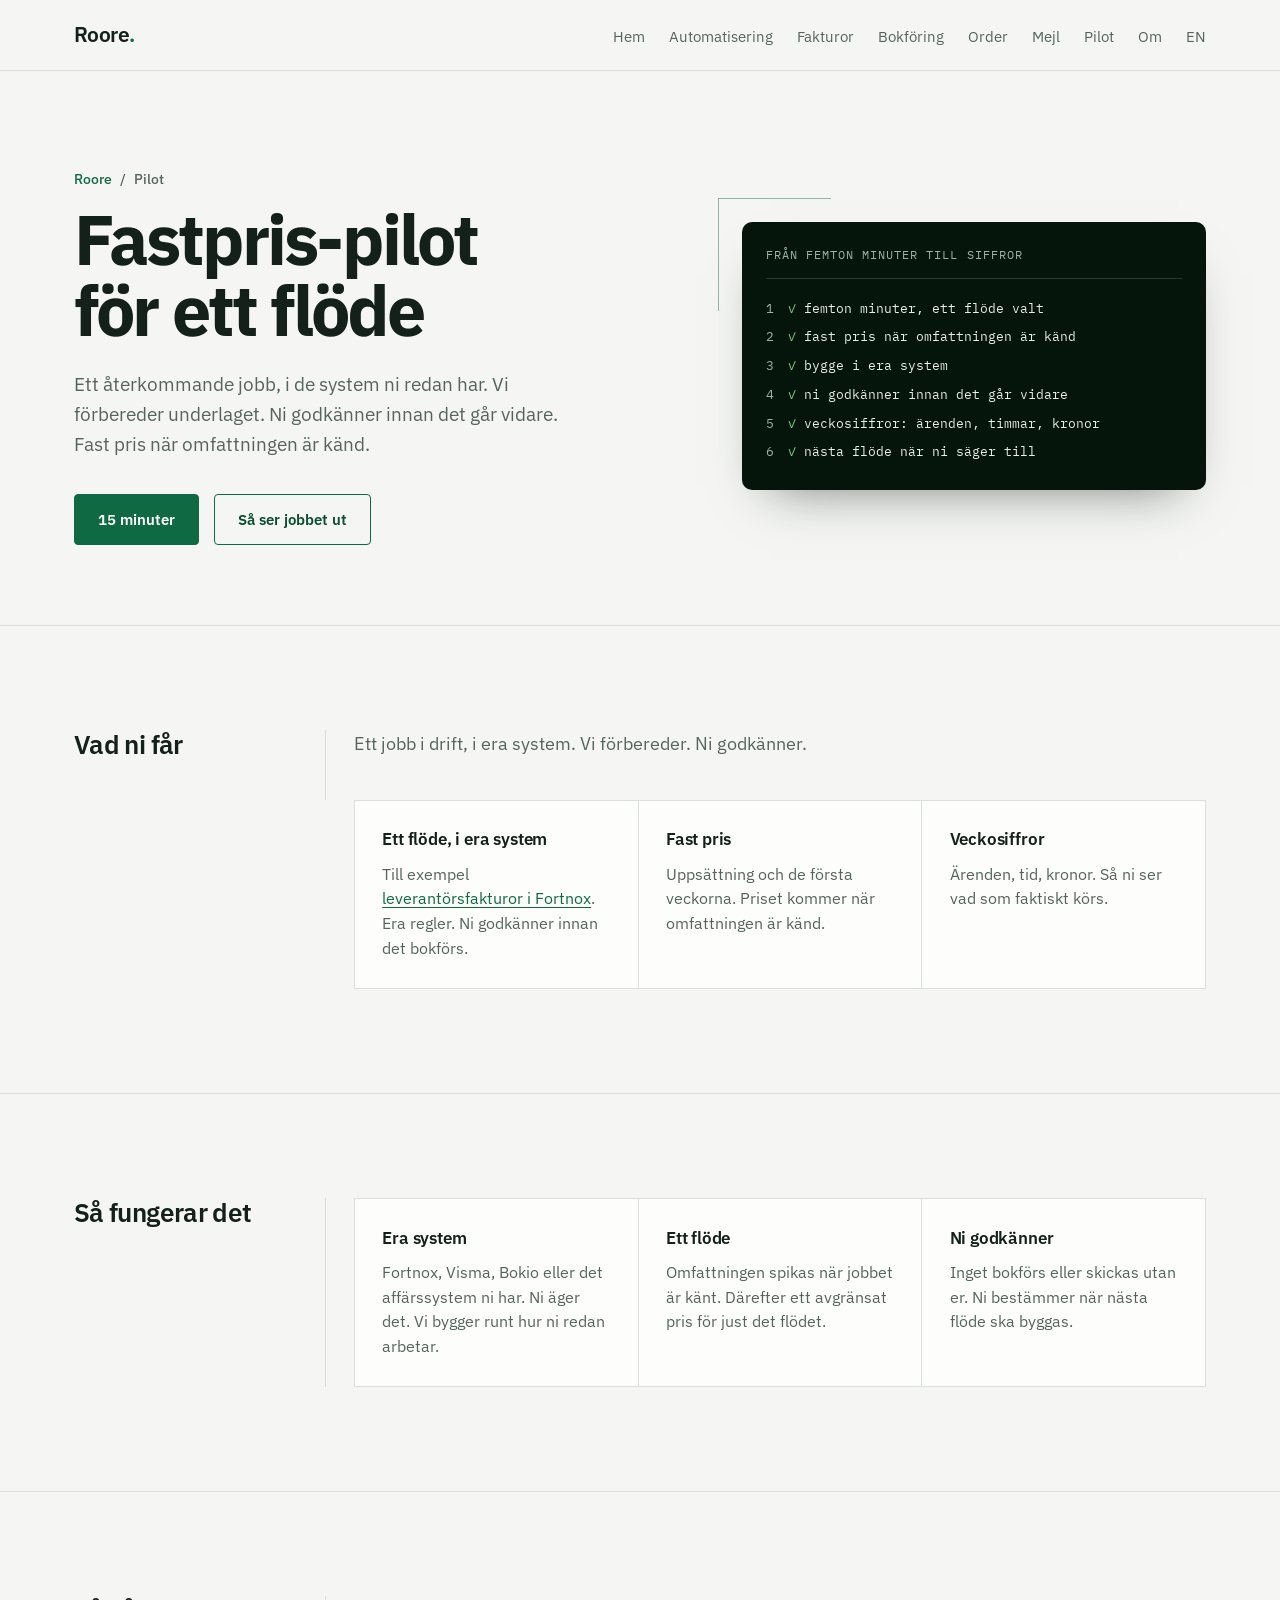
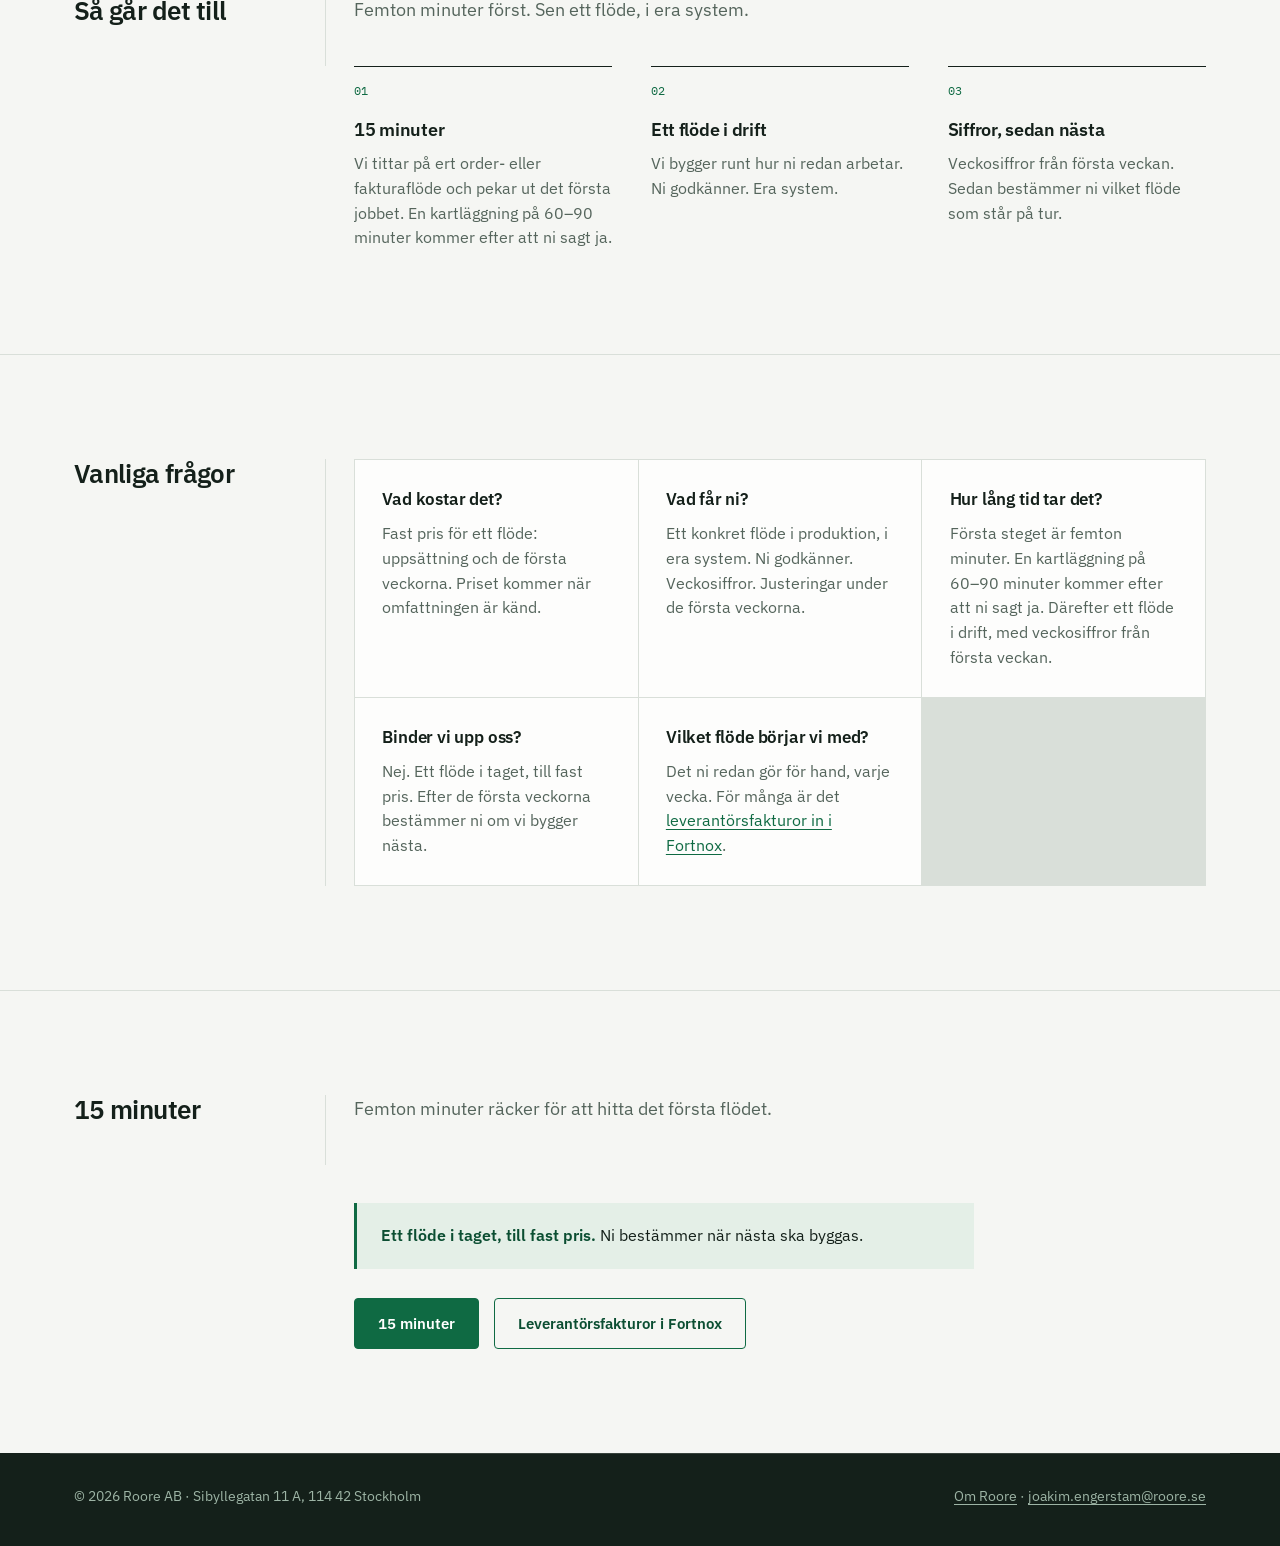
<file: pilot/index.html>
<!DOCTYPE html>
<html lang="sv">
<head>
    <meta charset="UTF-8">
    <meta name="viewport" content="width=device-width, initial-scale=1.0">
    <title>Pilot till fast pris: ett flöde i drift | Roore AB</title>
    <meta name="description" content="Ett avgränsat flöde i drift i era system, till fast pris för uppsättning och de första veckorna. Veckosiffror på ärenden, tid och kronor. Ingen inlåsning.">
    <link rel="canonical" href="https://roore.se/pilot/">
    <meta name="theme-color" content="#0F6A43">
    <meta property="og:type" content="website">
    <meta property="og:locale" content="sv_SE">
    <meta property="og:site_name" content="Roore AB">
    <meta property="og:title" content="Pilot till fast pris: ett flöde i drift | Roore AB">
    <meta property="og:description" content="Fastpris-pilot för ett flöde i era system. Vi förbereder. Ni godkänner.">
    <meta property="og:url" content="https://roore.se/pilot/">
    <meta property="og:image" content="https://roore.se/images/og.png">
    <meta property="og:image:width" content="1200">
    <meta property="og:image:height" content="630">
    <meta name="twitter:card" content="summary_large_image">
    <meta name="twitter:title" content="Pilot till fast pris: ett flöde i drift | Roore AB">
    <meta name="twitter:description" content="Fastpris-pilot för ett flöde. Vi förbereder. Ni godkänner.">
    <meta name="twitter:image" content="https://roore.se/images/og.png">
    <link rel="icon" href="/favicon.svg" type="image/svg+xml">
    <link rel="icon" href="/favicon.ico" sizes="any">
    <link rel="apple-touch-icon" href="/apple-touch-icon.png">
    <script type="application/ld+json">
{
  "@context": "https://schema.org",
  "@graph": [
    {
      "@type": "BreadcrumbList",
      "itemListElement": [
        {"@type": "ListItem", "position": 1, "name": "Roore", "item": "https://roore.se/"},
        {"@type": "ListItem", "position": 2, "name": "Pilot", "item": "https://roore.se/pilot/"}
      ]
    },
    {
      "@type": "Service",
      "name": "Fastpris-pilot för ett flöde",
      "url": "https://roore.se/pilot/",
      "provider": {"@id": "https://roore.se/#organization"},
      "areaServed": {"@type": "AdministrativeArea", "name": "Stockholms län"},
      "description": "Ett återkommande jobb i era system. Vi förbereder. Ni godkänner. Fast pris när omfattningen är känd. Veckosiffror."
    },
    {
      "@type": "FAQPage",
      "mainEntity": [
        {
          "@type": "Question",
          "name": "Vad kostar det?",
          "acceptedAnswer": {
            "@type": "Answer",
            "text": "Fast pris för ett flöde: uppsättning och de första veckorna. Priset kommer när omfattningen är känd, efter femton minuter och, om ni vill gå vidare, en kartläggning."
          }
        },
        {
          "@type": "Question",
          "name": "Vad får ni?",
          "acceptedAnswer": {
            "@type": "Answer",
            "text": "Ett konkret flöde i produktion, i era system. Ni godkänner. Veckosiffror med ärenden, tid och kronor. Justeringar under de första veckorna."
          }
        },
        {
          "@type": "Question",
          "name": "Hur lång tid tar det?",
          "acceptedAnswer": {
            "@type": "Answer",
            "text": "Första steget är femton minuter. En kartläggning på 60–90 minuter kommer efter att ni sagt ja. Därefter ett avgränsat flöde i drift, med veckosiffror från första veckan."
          }
        },
        {
          "@type": "Question",
          "name": "Binder vi upp oss?",
          "acceptedAnswer": {
            "@type": "Answer",
            "text": "Nej. Ett flöde i taget, till fast pris. Efter de första veckorna bestämmer ni om vi bygger nästa."
          }
        },
        {
          "@type": "Question",
          "name": "Vilket flöde börjar vi med?",
          "acceptedAnswer": {
            "@type": "Answer",
            "text": "Det ni redan gör för hand, varje vecka. För många är det leverantörsfakturor in i Fortnox."
          }
        }
      ]
    }
  ]
}
    </script>
    <link rel="preconnect" href="https://fonts.googleapis.com">
    <link rel="preconnect" href="https://fonts.gstatic.com" crossorigin>
    <link href="https://fonts.googleapis.com/css2?family=IBM+Plex+Sans:wght@400;500;600;700&family=IBM+Plex+Mono:wght@400;500&display=swap" rel="stylesheet">
    <link rel="stylesheet" href="/styles.css">
</head>

<body>
    <header class="site">
        <div class="site-bar">
            <a href="/" class="logo">Roore<em>.</em></a>
            <nav class="site-nav" aria-label="Sidnavigation">
                <a href="/">Hem</a>
                <a href="/ai-medarbetare/">Automatisering</a>
                <a href="/leverantorsfakturor-fortnox/">Fakturor</a>
                <a href="/bokforing/">Bokföring</a>
                <a href="/order-fran-mejl/">Order</a>
                <a href="/mejl-arenden/">Mejl</a>
                <a href="/pilot/">Pilot</a>
                <a href="/om/">Om</a>
                <a href="/en/" hreflang="en">EN</a>
            </nav>
        </div>
    </header>

    <main id="top">
        <section class="hero">
            <div class="wrap hero-grid">
                <div>
                    <nav class="crumbs" aria-label="Brödsmulor">
                        <a href="/">Roore</a>
                        <span aria-hidden="true">/</span>
                        <span aria-current="page">Pilot</span>
                    </nav>
                    <h1>Fastpris-pilot för ett flöde</h1>
                    <p class="lede">
                        Ett återkommande jobb, i de system ni redan har. Vi förbereder underlaget.
                        Ni godkänner innan det går vidare. Fast pris när omfattningen är känd.
                    </p>
                    <div class="cta-row">
                        <a href="mailto:joakim.engerstam@roore.se?subject=15%20minuter" class="btn btn-primary">15 minuter</a>
                        <a href="/ai-medarbetare/" class="btn btn-ghost">Så ser jobbet ut</a>
                    </div>
                </div>

                <div class="log-card" aria-label="Så sätts ett flöde upp">
                    <p class="log-title">Från femton minuter till siffror</p>
                    <ol>
                        <li><span class="log-time">1</span><span><span class="log-ok">✓</span> femton minuter, ett flöde valt</span></li>
                        <li><span class="log-time">2</span><span><span class="log-ok">✓</span> fast pris när omfattningen är känd</span></li>
                        <li><span class="log-time">3</span><span><span class="log-ok">✓</span> bygge i era system</span></li>
                        <li><span class="log-time">4</span><span><span class="log-ok">✓</span> ni godkänner innan det går vidare</span></li>
                        <li><span class="log-time">5</span><span><span class="log-ok">✓</span> veckosiffror: ärenden, timmar, kronor</span></li>
                        <li><span class="log-time">6</span><span><span class="log-ok">✓</span> nästa flöde när ni säger till</span></li>
                    </ol>
                </div>
            </div>
        </section>

        <section class="block">
            <div class="wrap">
                <h2>Vad ni får</h2>
                <p class="intro">
                    Ett jobb i drift, i era system. Vi förbereder. Ni godkänner.
                </p>
                <div class="flows">
                    <div class="flow">
                        <h3>Ett flöde, i era system</h3>
                        <p>Till exempel <a href="/leverantorsfakturor-fortnox/">leverantörsfakturor i Fortnox</a>. Era regler. Ni godkänner innan det bokförs.</p>
                    </div>
                    <div class="flow">
                        <h3>Fast pris</h3>
                        <p>Uppsättning och de första veckorna. Priset kommer när omfattningen är känd.</p>
                    </div>
                    <div class="flow">
                        <h3>Veckosiffror</h3>
                        <p>Ärenden, tid, kronor. Så ni ser vad som faktiskt körs.</p>
                    </div>
                </div>
            </div>
        </section>

        <section class="block">
            <div class="wrap">
                <h2>Så fungerar det</h2>
                <div class="flows">
                    <div class="flow">
                        <h3>Era system</h3>
                        <p>Fortnox, Visma, Bokio eller det affärssystem ni har. Ni äger det. Vi bygger runt hur ni redan arbetar.</p>
                    </div>
                    <div class="flow">
                        <h3>Ett flöde</h3>
                        <p>Omfattningen spikas när jobbet är känt. Därefter ett avgränsat pris för just det flödet.</p>
                    </div>
                    <div class="flow">
                        <h3>Ni godkänner</h3>
                        <p>Inget bokförs eller skickas utan er. Ni bestämmer när nästa flöde ska byggas.</p>
                    </div>
                </div>
            </div>
        </section>

        <section class="block">
            <div class="wrap">
                <h2>Så går det till</h2>
                <p class="intro">Femton minuter först. Sen ett flöde, i era system.</p>
                <div class="steps">
                    <div class="step">
                        <h3>15 minuter</h3>
                        <p>Vi tittar på ert order- eller fakturaflöde och pekar ut det första jobbet. En kartläggning på 60–90 minuter kommer efter att ni sagt ja.</p>
                    </div>
                    <div class="step">
                        <h3>Ett flöde i drift</h3>
                        <p>Vi bygger runt hur ni redan arbetar. Ni godkänner. Era system.</p>
                    </div>
                    <div class="step">
                        <h3>Siffror, sedan nästa</h3>
                        <p>Veckosiffror från första veckan. Sedan bestämmer ni vilket flöde som står på tur.</p>
                    </div>
                </div>
            </div>
        </section>

        <section class="block" id="faq">
            <div class="wrap">
                <h2>Vanliga frågor</h2>
                <div class="flows">
                    <div class="flow">
                        <h3>Vad kostar det?</h3>
                        <p>Fast pris för ett flöde: uppsättning och de första veckorna. Priset kommer när omfattningen är känd.</p>
                    </div>
                    <div class="flow">
                        <h3>Vad får ni?</h3>
                        <p>Ett konkret flöde i produktion, i era system. Ni godkänner. Veckosiffror. Justeringar under de första veckorna.</p>
                    </div>
                    <div class="flow">
                        <h3>Hur lång tid tar det?</h3>
                        <p>Första steget är femton minuter. En kartläggning på 60–90 minuter kommer efter att ni sagt ja. Därefter ett flöde i drift, med veckosiffror från första veckan.</p>
                    </div>
                    <div class="flow">
                        <h3>Binder vi upp oss?</h3>
                        <p>Nej. Ett flöde i taget, till fast pris. Efter de första veckorna bestämmer ni om vi bygger nästa.</p>
                    </div>
                    <div class="flow">
                        <h3>Vilket flöde börjar vi med?</h3>
                        <p>Det ni redan gör för hand, varje vecka. För många är det <a href="/leverantorsfakturor-fortnox/">leverantörsfakturor in i Fortnox</a>.</p>
                    </div>
                </div>
            </div>
        </section>

        <section class="block">
            <div class="wrap">
                <h2>15 minuter</h2>
                <p class="intro">
                    Femton minuter räcker för att hitta det första flödet.
                </p>
                <p class="principle">
                    <strong>Ett flöde i taget, till fast pris.</strong>
                    Ni bestämmer när nästa ska byggas.
                </p>
                <div class="cta-row">
                    <a href="mailto:joakim.engerstam@roore.se?subject=15%20minuter" class="btn btn-primary">15 minuter</a>
                    <a href="/leverantorsfakturor-fortnox/" class="btn btn-ghost">Leverantörsfakturor i Fortnox</a>
                </div>
            </div>
        </section>
    </main>

    <footer class="site">
        <div class="wrap">
            <span>© 2026 Roore AB · Sibyllegatan 11 A, 114 42 Stockholm</span>
            <span><a href="/om/">Om Roore</a> · <a href="mailto:joakim.engerstam@roore.se">joakim.engerstam@roore.se</a></span>
        </div>
    </footer>
</body>
</html>
</file>
<file: styles.css>
/* ============================================================
   Roore AB — company page
   Concept: the ledger. A narrow marker column against a wide
   entry column, hanging off one vertical rule.
   Type rule: mono = the machine speaking. sans = Roore speaking.
   Radius rule: rounded = a screen or a control. square = paper.
   Palette: paper #F5F6F3 · ink #14201A · green #0F6A43 · amber #B4690E
   ============================================================ */

:root {
    --paper: #F5F6F3;
    --paper-raised: #FDFDFC;
    --ink: #14201A;
    --muted: #55655C;
    --line: #D9DFD9;
    --green: #0F6A43;
    --green-deep: #0B4E32;
    --green-soft: #E4EFE7;
    --amber: #B4690E;
    --on-green-muted: #A7C4B4;
    --log-bg: #06150C;      /* the panel reads as a screen, so darker than the ink band */
    --log-accent: #7CCA7F;
    --mark: #8FB8A4;   /* brand green at ~45% over paper: a registration mark */

    /* on ink */
    --on-ink: #E8EEE9;
    --on-ink-muted: #9DB4A5;
    --on-ink-line: rgba(232, 238, 233, 0.16);
    --on-ink-ok: #5CC08C;
    --on-ink-flag: #E0A45C;

    --font-sans: "IBM Plex Sans", -apple-system, BlinkMacSystemFont, sans-serif;
    --font-mono: "IBM Plex Mono", ui-monospace, monospace;

    --measure: 62ch;
    --page: 1180px;
    --spine: 14rem;
    --gutter: 3.5rem;
}

* { margin: 0; padding: 0; box-sizing: border-box; }

html { scroll-behavior: smooth; }

body {
    font-family: var(--font-sans);
    font-size: 1.0625rem;
    line-height: 1.6;
    color: var(--ink);
    background: var(--paper);
    -webkit-font-smoothing: antialiased;
    text-rendering: optimizeLegibility;
}

::selection { background: var(--green); color: #fff; }

a { color: var(--green); text-decoration-thickness: 1px; text-underline-offset: 3px; }
a:hover { color: var(--green-deep); }

:focus-visible {
    outline: 2px solid var(--green);
    outline-offset: 3px;
    border-radius: 2px;
}

.wrap {
    max-width: var(--page);
    margin: 0 auto;
    padding: 0 1.5rem;
}

/* ---------- header ---------- */

header.site {
    border-bottom: 1px solid var(--line);
    background: var(--paper);
}

.site-bar {
    max-width: var(--page);
    margin: 0 auto;
    padding: 1.15rem 1.5rem;
    display: flex;
    align-items: baseline;
    justify-content: space-between;
    gap: 1rem 2rem;
    flex-wrap: wrap;
}

.logo {
    font-family: var(--font-sans);
    font-weight: 600;
    font-size: 1.3rem;
    letter-spacing: -0.03em;
    color: var(--ink);
    text-decoration: none;
}
.logo em { font-style: normal; color: var(--green); }

nav.site-nav { display: flex; gap: 1.5rem; flex-wrap: wrap; align-items: baseline; }
nav.site-nav a {
    font-size: 0.95rem;
    color: var(--muted);
    text-decoration: none;
}
nav.site-nav a:hover { color: var(--green-deep); text-decoration: underline; }

/* ---------- hero ---------- */

.hero { padding: 6rem 0 5rem; }

.hero-grid {
    display: grid;
    grid-template-columns: minmax(0, 6.5fr) minmax(0, 5fr);
    gap: 4rem;
    align-items: center;
}

/* category label above a page heading. same treatment as .work .kicker,
   so the site has one way of labelling a thing rather than two. */
.eyebrow {
    font-size: 0.9rem;
    font-weight: 500;
    color: var(--green);
    margin-bottom: 0.9rem;
}

/* breadcrumb. takes the .eyebrow slot on the five pages whose eyebrow was only a
   category label, so the hero still carries exactly one small label above the h1.
   labels match the BreadcrumbList names in each page's JSON-LD, word for word. */
.crumbs {
    display: flex;
    flex-wrap: wrap;
    align-items: baseline;
    gap: 0.5rem;
    font-size: 0.9rem;
    font-weight: 500;
    margin-bottom: 0.9rem;
}
.crumbs a { color: var(--green); text-decoration: none; }
.crumbs a:hover { color: var(--green-deep); text-decoration: underline; }
.crumbs span { color: var(--muted); }

.hero h1 {
    font-size: clamp(2.4rem, 5.8vw, 4.4rem);
    font-weight: 700;
    line-height: 1.0;
    letter-spacing: -0.04em;
    hyphens: auto;
    overflow-wrap: break-word;
    margin-bottom: 1.5rem;
    text-wrap: balance;
}

/* the phrase that is the repetition, in the deeper green.
   not the link green: a headline should not look clickable. */
.hero h1 .repeat { color: var(--green-deep); }

.hero .lede {
    max-width: 44ch;
    font-size: 1.2rem;
    line-height: 1.55;
    color: var(--muted);
    margin-bottom: 2.2rem;
}

.cta-row { display: flex; gap: 0.9rem; flex-wrap: wrap; }

.btn {
    display: inline-block;
    font-family: var(--font-sans);
    font-weight: 600;
    font-size: 0.95rem;
    padding: 0.78rem 1.45rem;
    border-radius: 4px;
    text-decoration: none;
    border: 1.5px solid var(--green);
    transition: background 0.15s ease, color 0.15s ease, border-color 0.15s ease;
}
.btn-primary { background: var(--green); color: #fff; }
.btn-primary:hover { background: var(--green-deep); border-color: var(--green-deep); color: #fff; }
.btn-ghost { color: var(--green-deep); background: transparent; }
.btn-ghost:hover { background: var(--green-soft); color: var(--green-deep); }

/* what the buyer needs reassured, under a rule rather than in pills */
.assurances {
    display: flex;
    flex-wrap: wrap;
    gap: 0.75rem 1.5rem;
    margin-top: 2.5rem;
    padding-top: 1.25rem;
    border-top: 1px solid var(--line);
    list-style: none;
    font-size: 0.82rem;
    color: var(--muted);
}
.assurances li { display: inline-flex; align-items: center; gap: 0.5rem; }
.assurances svg {
    width: 0.875rem;
    height: 0.875rem;
    flex-shrink: 0;
    color: var(--green);
}

/* ---------- morgonloggen (the one bold object) ---------- */

.log-card {
    position: relative;
    background: var(--log-bg);
    color: var(--on-ink);
    border-radius: 10px;
    padding: 1.5rem;
    box-shadow: 0 24px 50px -28px rgba(20, 32, 26, 0.6);
}

/* a registration mark: the corner of a form, not decoration */
.log-card::before {
    content: "";
    position: absolute;
    top: -1.5rem;
    left: -1.5rem;
    width: 7rem;
    height: 7rem;
    border-top: 1px solid var(--mark);
    border-left: 1px solid var(--mark);
    pointer-events: none;
}

/* header: what this is, and that it is running now */
.log-head {
    display: flex;
    align-items: flex-start;
    justify-content: space-between;
    gap: 1rem;
    padding-bottom: 1.25rem;
    border-bottom: 1px solid var(--on-ink-line);
}
.log-heading { display: flex; flex-direction: column; gap: 0.3rem; }
.log-kicker {
    font-family: var(--font-mono);
    font-size: 0.62rem;
    letter-spacing: 0.11em;
    text-transform: uppercase;
    color: var(--on-ink-muted);
}
.log-name {
    font-family: var(--font-mono);
    font-size: 0.95rem;
    font-weight: 600;
    color: var(--on-ink);
}
.log-status {
    display: inline-flex;
    align-items: center;
    gap: 0.45rem;
    flex-shrink: 0;
    padding: 0.35rem 0.6rem;
    border: 1px solid rgba(255, 255, 255, 0.12);
    border-radius: 999px;
    font-family: var(--font-mono);
    font-size: 0.62rem;
    letter-spacing: 0.09em;
    text-transform: uppercase;
    color: var(--on-ink-muted);
}
.log-status::before {
    content: "";
    width: 0.45rem;
    height: 0.45rem;
    border-radius: 999px;
    background: var(--on-ink-ok);
}

/* rows: a ledger entry is an event and an amount, not one run-on line */
.log-rows { list-style: none; }

.log-rows li {
    display: grid;
    grid-template-columns: auto auto minmax(0, 1fr);
    align-items: start;
    gap: 0 0.85rem;
    padding: 1rem 0;
    border-bottom: 1px solid var(--on-ink-line);
    font-family: var(--font-mono);
    font-size: 0.8rem;
    line-height: 1.4;
    opacity: 0;
    animation: log-line 0.5s ease forwards;
}
.log-rows li:last-child { border-bottom: 0; }

.log-rows li:nth-child(1) { animation-delay: 0.30s; }
.log-rows li:nth-child(2) { animation-delay: 0.75s; }
.log-rows li:nth-child(3) { animation-delay: 1.20s; }
.log-rows li:nth-child(4) { animation-delay: 1.90s; }
.log-rows li:nth-child(5) { animation-delay: 2.50s; }
.log-rows li:nth-child(6) { animation-delay: 3.10s; }

.log-time { color: var(--on-ink-muted); }

.log-mark {
    display: grid;
    place-items: center;
    width: 1rem;
    height: 1rem;
    border-radius: 999px;
    font-size: 0.62rem;
    line-height: 1;
}
.log-ok { color: var(--log-accent); }
.log-flag { color: var(--on-ink-flag); }
.log-mark.log-flag {
    background: var(--on-ink-flag);
    color: var(--log-bg);
    font-weight: 600;
}
.log-mark.log-open { border: 1px solid var(--on-ink-muted); }

.log-entry { display: flex; flex-direction: column; gap: 0.12rem; }
.log-event { font-weight: 500; color: var(--on-ink); }
.log-detail { color: var(--on-ink-muted); font-size: 0.74rem; }

/* the flat single-line log card the sub-pages still use */
.log-title {
    font-family: var(--font-mono);
    font-size: 0.72rem;
    letter-spacing: 0.09em;
    text-transform: uppercase;
    color: var(--on-ink-muted);
    border-bottom: 1px solid var(--on-ink-line);
    padding-bottom: 0.85rem;
    margin-bottom: 0.95rem;
}
.log-card ol:not(.log-rows) { list-style: none; }
.log-card ol:not(.log-rows) li {
    display: flex;
    gap: 0.9rem;
    padding: 0.3rem 0;
    font-family: var(--font-mono);
    font-size: 0.8rem;
    line-height: 1.5;
}

/* the pending state: the whole promise of the product, in one row */
.log-pending {
    display: flex;
    align-items: baseline;
    justify-content: space-between;
    gap: 1rem;
    margin-top: 1rem;
    padding-top: 1.25rem;
    border-top: 1px solid var(--on-ink-line);
    font-family: var(--font-mono);
    font-size: 0.65rem;
    letter-spacing: 0.11em;
    text-transform: uppercase;
    color: var(--on-ink-muted);
    opacity: 0;
    animation: log-line 0.5s ease 3.6s forwards;
}
.log-pending .pending-state {
    display: inline-flex;
    align-items: center;
    gap: 0.45rem;
    font-size: 0.72rem;
    font-weight: 600;
    letter-spacing: 0.04em;
    text-transform: none;
    color: var(--log-accent);
}
.pending-arrow {
    width: 0.85rem;
    height: 0.85rem;
    flex-shrink: 0;
}

/* the promise, captioned outside the frame */
.log-note {
    display: flex;
    align-items: center;
    gap: 0.5rem;
    width: fit-content;
    margin: 1rem 0 0 auto;
    padding: 0.5rem 0.8rem;
    border: 1px solid var(--line);
    background: var(--paper-raised);
    font-family: var(--font-mono);
    font-size: 0.65rem;
    letter-spacing: 0.1em;
    text-transform: uppercase;
    color: var(--muted);
}
.log-note::before {
    content: "";
    width: 0.4rem;
    height: 0.4rem;
    border-radius: 999px;
    background: var(--green);
}

@keyframes log-line {
    from { opacity: 0; transform: translateY(5px); }
    to   { opacity: 1; transform: none; }
}

/* ---------- sections: the ledger spine ---------- */

section.block {
    padding: 6.5rem 0;
    border-top: 1px solid var(--line);
}

.block .wrap {
    display: grid;
    grid-template-columns: minmax(0, var(--spine)) minmax(0, 1fr);
    column-gap: var(--gutter);
}

/* every child sits in the entry column ... */
.block .wrap > * { grid-column: 2; }

/* ... except the heading, which is the marker in the spine */
.block .wrap > h2 {
    grid-column: 1;
    grid-row: 1;
    align-self: start;
    font-weight: 600;
    font-size: clamp(1.35rem, 2.2vw, 1.6rem);
    line-height: 1.15;
    letter-spacing: -0.025em;
    text-wrap: balance;
    padding-right: 1rem;
}

/* the rule the entries hang off */
.block .wrap::before {
    content: "";
    grid-column: 1;
    grid-row: 1 / -1;
    justify-self: end;
    width: 1px;
    background: var(--line);
    margin-right: calc(var(--gutter) / -2);
}

/* a lone button is a control, not a column of text */
.block .wrap > .btn { justify-self: start; }

/* controls stand clear of the block above them */
.block .wrap > .cta-row,
.block .wrap > .btn { margin-top: 2.4rem; }
.block .wrap > .principle + .cta-row { margin-top: 1.8rem; }

.block .intro {
    max-width: var(--measure);
    font-size: 1.1rem;
    color: var(--muted);
    margin-bottom: 2.6rem;
}

/* ---------- tjänster: ruled grid, not cards ---------- */

.flows {
    display: grid;
    grid-template-columns: repeat(auto-fit, minmax(240px, 1fr));
    gap: 1px;
    background: var(--line);
    border: 1px solid var(--line);
}

.flow { background: var(--paper-raised); padding: 1.6rem 1.7rem 1.7rem; }

.flow h3 {
    font-size: 1.0625rem;
    font-weight: 600;
    letter-spacing: -0.01em;
    color: var(--ink);
    margin-bottom: 0.5rem;
}
.flow p { font-size: 0.97rem; color: var(--muted); }

/* för vem: four audiences, so two by two. never three and a gap. */
.band .flows { grid-template-columns: repeat(2, minmax(0, 1fr)); }

.principle {
    max-width: var(--measure);
    margin-top: 2.4rem;
    padding: 1.25rem 1.5rem;
    background: var(--green-soft);
    border-left: 3px solid var(--green);
    font-size: 1rem;
    color: var(--ink);
}
.principle strong { color: var(--green-deep); font-weight: 600; }

/* ---------- arbetssätt: a real sequence, so numbered ---------- */

.steps {
    display: grid;
    grid-template-columns: repeat(auto-fit, minmax(230px, 1fr));
    gap: 2.4rem;
    counter-reset: step;
}

.step { border-top: 1px solid var(--ink); padding-top: 0.9rem; }
.step::before {
    counter-increment: step;
    content: counter(step, decimal-leading-zero);
    display: block;
    font-family: var(--font-mono);
    font-size: 0.78rem;
    color: var(--green);
    margin-bottom: 0.9rem;
}
.step h3 {
    font-weight: 600;
    font-size: 1.1rem;
    letter-spacing: -0.015em;
    margin-bottom: 0.45rem;
}
.step p { font-size: 0.97rem; color: var(--muted); }

/* ---------- arbeten ---------- */

.works {
    display: grid;
    grid-template-columns: repeat(2, minmax(0, 1fr));
    gap: 1px;
    background: var(--line);
    border: 1px solid var(--line);
}

.work {
    background: var(--paper-raised);
    padding: 1.7rem 1.8rem 1.6rem;
    display: flex;
    flex-direction: column;
    gap: 0.65rem;
}
.work .kicker {
    font-size: 0.9rem;
    font-weight: 500;
    color: var(--green);
}
.work h3 {
    font-weight: 600;
    font-size: 1.2rem;
    letter-spacing: -0.02em;
}
.work p { font-size: 0.97rem; color: var(--muted); flex-grow: 1; }

/* system names are the machine's vocabulary, so mono */
.tags { display: flex; flex-wrap: wrap; gap: 0.4rem; margin-top: 0.4rem; }
.tag {
    font-family: var(--font-mono);
    font-size: 0.72rem;
    color: var(--green-deep);
    background: var(--green-soft);
    padding: 0.24rem 0.55rem;
    border-radius: 2px;
}

/* a full-bleed band: the page needs weight in its middle, not only at its ends */
.band {
    background: var(--green-deep);
    color: var(--on-ink);
    border-top: 0;
}
.band .wrap::before { background: rgba(232, 238, 233, 0.22); }
.band > .wrap > h2 { color: var(--on-ink); }
.band .flows {
    background: rgba(232, 238, 233, 0.22);
    border-color: rgba(232, 238, 233, 0.22);
}
.band .flow { background: var(--green-deep); }
.band .flow h3 { color: var(--on-ink); }
.band .flow p { color: var(--on-green-muted); }

/* the closing question is the ask, so it gets the full width and the weight */
#pilot .wrap { grid-template-columns: 1fr; }
#pilot .wrap > *,
#pilot .wrap > h2 { grid-column: 1; }
#pilot .wrap > h2 {
    grid-row: auto;
    font-size: clamp(2rem, 4.6vw, 3rem);
    line-height: 1.08;
    max-width: 19ch;
    margin-bottom: 1.3rem;
    padding-right: 0;
}
#pilot .wrap::before { display: none; }

/* ---------- kontakt: the floor of the page ---------- */

#kontakt {
    background: var(--ink);
    color: var(--on-ink);
    border-top: 0;
}
#kontakt .wrap::before { background: var(--on-ink-line); }
#kontakt h2 { color: var(--on-ink); }
#kontakt .intro { color: var(--on-ink-muted); }

.contact-lines {
    list-style: none;
    display: grid;
    gap: 0.6rem;
    margin-bottom: 2.4rem;
}
.contact-lines li { display: flex; gap: 1rem; flex-wrap: wrap; }
.contact-lines .label {
    font-size: 0.9rem;
    color: var(--muted);
    min-width: 4.5rem;
}
.contact-lines a {
    font-family: var(--font-mono);
    font-size: 0.9rem;
    color: var(--green);
}
.contact-lines a:hover { color: var(--green-deep); }

#kontakt .contact-lines .label { color: var(--on-ink-muted); }
#kontakt .contact-lines a {
    color: var(--on-ink);
    text-decoration-color: var(--on-ink-muted);
}
#kontakt .contact-lines a:hover { color: #fff; }

#kontakt .btn-primary {
    background: var(--on-ink-ok);
    border-color: var(--on-ink-ok);
    color: var(--ink);
    font-weight: 600;
}
#kontakt .btn-primary:hover { background: #fff; border-color: #fff; color: var(--ink); }
#kontakt :focus-visible { outline-color: var(--on-ink-ok); }

/* ---------- footer ---------- */

footer.site {
    background: var(--ink);
    padding: 0 0 2.4rem;
}
footer.site .wrap {
    display: flex;
    justify-content: space-between;
    gap: 0.5rem 2rem;
    flex-wrap: wrap;
    padding-top: 2rem;
    border-top: 1px solid var(--on-ink-line);
    font-size: 0.85rem;
    color: var(--on-ink-muted);
}
footer.site a { color: var(--on-ink-muted); }
footer.site a:hover { color: var(--on-ink); }

/* ---------- responsive ---------- */

@media (max-width: 900px) {
    .hero { padding: 3.5rem 0 3.25rem; }
    .hero-grid { grid-template-columns: 1fr; gap: 2.5rem; }
    section.block { padding: 3.25rem 0; }

    .block .wrap { grid-template-columns: 1fr; }
    .block .wrap > *,
    .block .wrap > h2 { grid-column: 1; }
    .block .wrap > h2 {
        grid-row: auto;
        font-size: 1.5rem;
        margin-bottom: 1.1rem;
        padding-right: 0;
    }
    .block .wrap::before { display: none; }

    .band .flows,
    .works { grid-template-columns: 1fr; }

    /* the mark needs room around the card to read as a mark */
    .log-card::before { display: none; }
}

@media (prefers-reduced-motion: reduce) {
    html { scroll-behavior: auto; }
    .log-rows li,
    .log-pending { animation: none; opacity: 1; }
}
</file>
